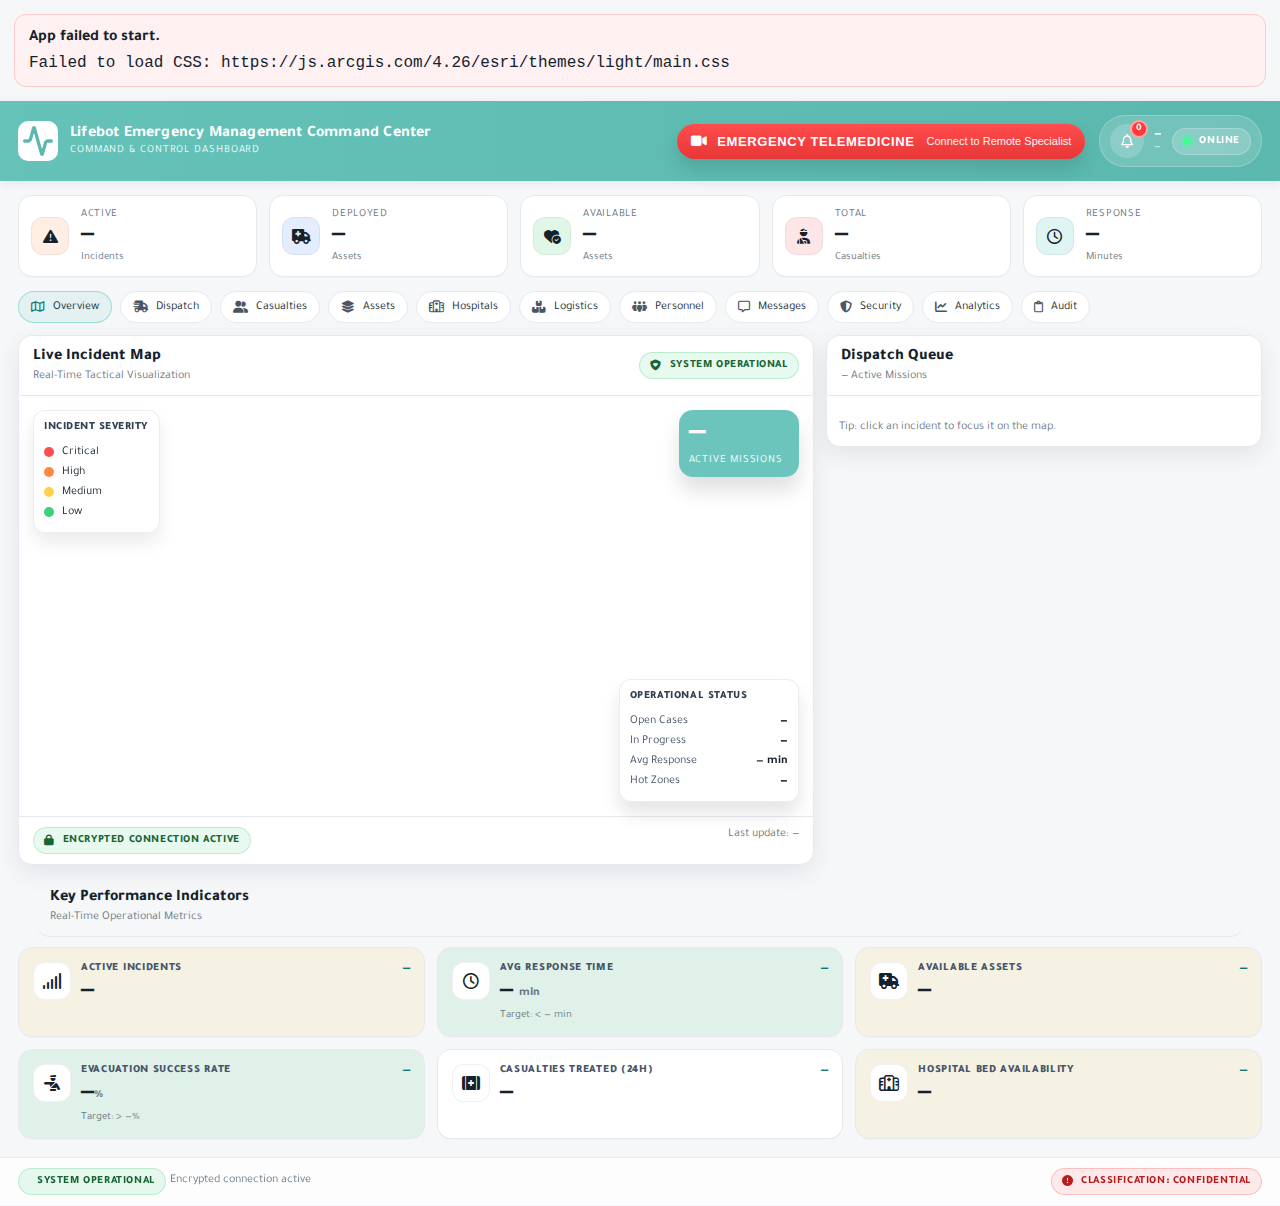
<file: index.html>
<!DOCTYPE html>
<html lang="en">
  <head>
    <meta charset="UTF-8" />
    <meta name="viewport" content="width=device-width, initial-scale=1.0" />
    <title>Document</title>
    <link rel="stylesheet" href="../style.css" />
  </head>
  <body>
    Life Bot

    <script>
      window.location.href = "./overview";
    </script>
  </body>
</html>
</file>
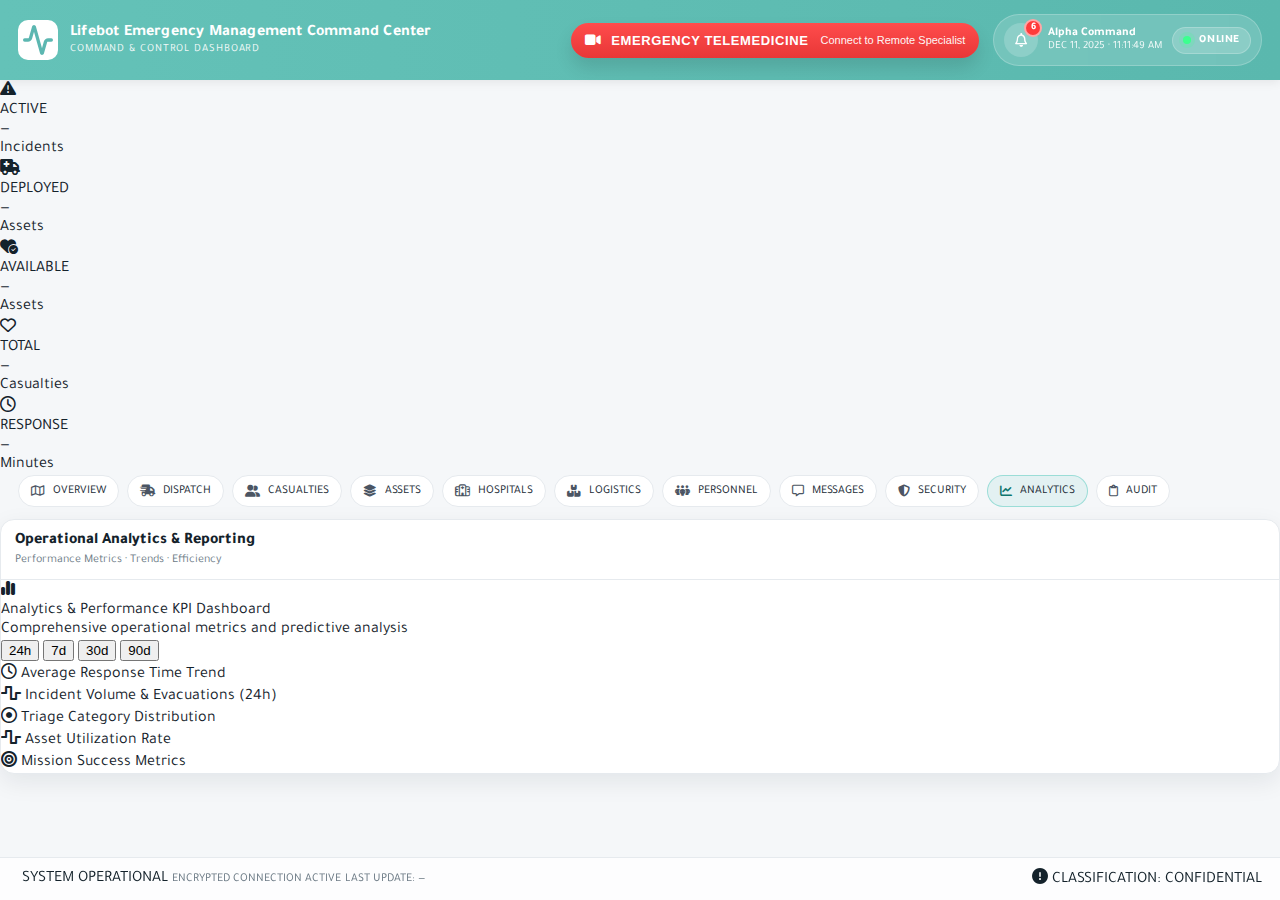
<file: analytics/index.html>
<!DOCTYPE html>
<html lang="en">
  <head>
    <meta charset="utf-8" />
    <meta name="viewport" content="width=device-width, initial-scale=1" />
    <title>Lifebot — Analytics</title>
    <link rel="stylesheet" href="./style.css" />
    <link rel="stylesheet" href="../style.css" />
  </head>

  <body>
    <div class="app">
      <!-- Top Bar -->
      <header class="topbar">
        <div class="brand">
          <div
            style="background-color: white"
            class="brand__logo"
            aria-hidden="true">
            <img src="../assets/images/Icon.svg" alt="" />
          </div>
          <div class="brand__text">
            <div class="brand__title">
              Lifebot Emergency Management Command Center
            </div>
            <div class="brand__subtitle">COMMAND &amp; CONTROL DASHBOARD</div>
          </div>
        </div>

        <div class="topbar__actions">
          <button class="btn btn--danger" id="btnTelemed" type="button">
            <i class="fa-solid fa-video"></i>
            <span class="btn__text">EMERGENCY TELEMEDICINE</span>
            <span class="btn__sub">Connect to Remote Specialist</span>
          </button>

          <div class="userchip">
            <div class="userchip__icon">
              <i class="fa-regular fa-bell"></i>
              <span class="userchip__badge" id="notifBadge">0</span>
            </div>
            <div class="userchip__meta">
              <div class="userchip__name" id="userName">—</div>
              <div class="userchip__time" id="headerTime">—</div>
            </div>
            <div class="statuspill">
              <span class="statusdot"></span>
              <span class="statuspill__text">ONLINE</span>
            </div>
          </div>
        </div>
      </header>

      <!-- Summary Cards -->
      <section class="summary" aria-label="Summary metrics">
        <div class="metric">
          <div class="metric__icon metric__icon--warn">
            <i class="fa-solid fa-triangle-exclamation"></i>
          </div>
          <div class="metric__body">
            <div class="metric__label">ACTIVE</div>
            <div class="metric__value" id="mActive">—</div>
            <div class="metric__hint">Incidents</div>
          </div>
        </div>

        <div class="metric">
          <div class="metric__icon metric__icon--blue">
            <i class="fa-solid fa-truck-medical"></i>
          </div>
          <div class="metric__body">
            <div class="metric__label">DEPLOYED</div>
            <div class="metric__value" id="mDeployed">—</div>
            <div class="metric__hint">Assets</div>
          </div>
        </div>

        <div class="metric">
          <div class="metric__icon metric__icon--ok">
            <i class="fa-solid fa-heart-circle-check"></i>
          </div>
          <div class="metric__body">
            <div class="metric__label">AVAILABLE</div>
            <div class="metric__value" id="mAvailable">—</div>
            <div class="metric__hint">Assets</div>
          </div>
        </div>

        <div class="metric">
          <div class="metric__icon metric__icon--red">
            <i class="fa-regular fa-heart"></i>
          </div>
          <div class="metric__body">
            <div class="metric__label">TOTAL</div>
            <div class="metric__value" id="mTotal">—</div>
            <div class="metric__hint">Casualties</div>
          </div>
        </div>

        <div class="metric">
          <div class="metric__icon metric__icon--teal">
            <i class="fa-regular fa-clock"></i>
          </div>
          <div class="metric__body">
            <div class="metric__label">RESPONSE</div>
            <div class="metric__value" id="mResponse">—</div>
            <div class="metric__hint">Minutes</div>
          </div>
        </div>
      </section>

      <!-- Tabs -->
      <nav class="tabs" aria-label="Dashboard tabs">
        <a class="tab" href="../overview/index.html"
          ><i class="fa-regular fa-map"></i><span>OVERVIEW</span></a
        >
        <a class="tab" href="../dispatch/index.html"
          ><i class="fa-solid fa-truck-fast"></i><span>DISPATCH</span></a
        >
        <a class="tab" href="../casualties/index.html"
          ><i class="fa-solid fa-user-group"></i><span>CASUALTIES</span></a
        >
        <a class="tab" href="../assets/index.html"
          ><i class="fa-solid fa-layer-group"></i><span>ASSETS</span></a
        >
        <a class="tab" href="../hospitals/index.html"
          ><i class="fa-regular fa-hospital"></i><span>HOSPITALS</span></a
        >
        <a class="tab" href="../logistics/index.html"
          ><i class="fa-solid fa-boxes-stacked"></i><span>LOGISTICS</span></a
        >
        <a class="tab" href="../personnel/index.html"
          ><i class="fa-solid fa-people-group"></i><span>PERSONNEL</span></a
        >
        <a class="tab" href="../messages/index.html"
          ><i class="fa-regular fa-message"></i><span>MESSAGES</span></a
        >
        <a class="tab" href="../security/index.html"
          ><i class="fa-solid fa-shield-halved"></i><span>SECURITY</span></a
        >
        <a class="tab is-active" href="../analytics/index.html"
          ><i class="fa-solid fa-chart-line"></i><span>ANALYTICS</span></a
        >
        <a class="tab" href="../audit/index.html"
          ><i class="fa-regular fa-clipboard"></i><span>AUDIT</span></a
        >
      </nav>

      <main class="main">
        <section class="panel">
          <div class="panel__head">
            <div>
              <div class="panel__title">
                <span class="headbar"></span>Operational Analytics &amp;
                Reporting
              </div>
              <div class="panel__sub">
                Performance Metrics · Trends · Efficiency
              </div>
            </div>
          </div>

          <div class="inner">
            <!-- Header Card -->
            <div class="card">
              <div class="cardHead cardHead--space">
                <div class="leftHead">
                  <div class="cardIcon">
                    <i class="fa-solid fa-chart-simple"></i>
                  </div>
                  <div>
                    <div class="cardTitle">
                      Analytics &amp; Performance KPI Dashboard
                    </div>
                    <div class="cardSub">
                      Comprehensive operational metrics and predictive analysis
                    </div>
                  </div>
                </div>

                <div class="range" id="rangeBtns">
                  <button class="rangeBtn" data-range="24h">24h</button>
                  <button class="rangeBtn is-active" data-range="7d">7d</button>
                  <button class="rangeBtn" data-range="30d">30d</button>
                  <button class="rangeBtn" data-range="90d">90d</button>
                </div>
              </div>

              <!-- KPI Mini cards -->
              <div class="kpiGrid" id="kpiGrid"></div>

              <!-- Charts row -->
              <div class="chartGrid">
                <div class="chartCard">
                  <div class="chartHead">
                    <div class="chartTitle">
                      <i class="fa-regular fa-clock"></i> Average Response Time
                      Trend
                    </div>
                  </div>
                  <div class="chart" id="chartResponseTrend"></div>
                </div>

                <div class="chartCard">
                  <div class="chartHead">
                    <div class="chartTitle">
                      <i class="fa-solid fa-wave-square"></i> Incident Volume
                      &amp; Evacuations (<span id="rangeTitle">24h</span>)
                    </div>
                  </div>
                  <div class="chart" id="chartIncidents"></div>
                </div>
              </div>

              <!-- Lower panels -->
              <div class="lowerGrid">
                <div class="lowerCard">
                  <div class="lowerHead">
                    <div class="lowerTitle">
                      <i class="fa-regular fa-circle-dot"></i> Triage Category
                      Distribution
                    </div>
                  </div>
                  <div class="triageList" id="triageList"></div>
                </div>

                <div class="lowerCard">
                  <div class="lowerHead">
                    <div class="lowerTitle">
                      <i class="fa-solid fa-wave-square"></i> Asset Utilization
                      Rate
                    </div>
                  </div>
                  <div class="utilList" id="utilList"></div>
                </div>
              </div>

              <!-- Mission success footer -->
              <div class="missionCard">
                <div class="missionHead">
                  <div class="missionTitle">
                    <i class="fa-solid fa-bullseye"></i> Mission Success Metrics
                  </div>
                </div>
                <div class="missionGrid" id="missionGrid"></div>
              </div>
            </div>
          </div>

          <div class="panel__pad"></div>
        </section>
      </main>

      <!-- Bottom Bar -->
      <footer class="bottombar">
        <div class="bottombar__left">
          <span class="pillSys pillSys--ok"
            ><i class="fa-solid fa-shield-check"></i> SYSTEM OPERATIONAL</span
          >
          <span class="muted">ENCRYPTED CONNECTION ACTIVE</span>
          <span class="muted" id="lastUpdate">LAST UPDATE: —</span>
        </div>

        <div class="bottombar__right">
          <span class="pillSys pillSys--danger"
            ><i class="fa-solid fa-circle-exclamation"></i> CLASSIFICATION:
            CONFIDENTIAL</span
          >
        </div>
      </footer>
    </div>

    <script src="./app.js"></script>
  </body>
</html>
</file>
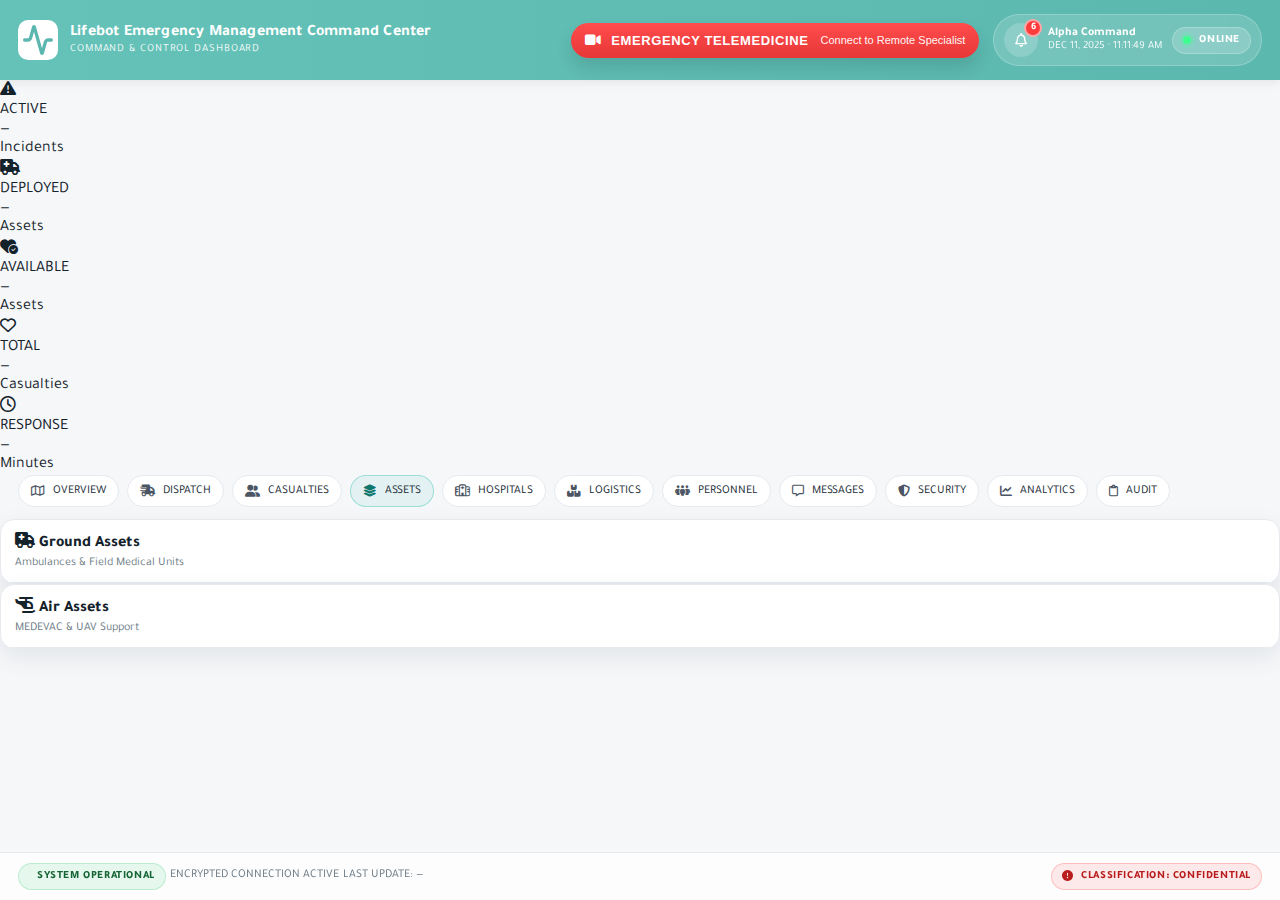
<file: assets/index.html>
<!DOCTYPE html>
<html lang="en">
  <head>
    <meta charset="utf-8" />
    <meta name="viewport" content="width=device-width, initial-scale=1" />
    <title>Lifebot — Assets</title>
    <link rel="stylesheet" href="./style.css" />
    <link rel="stylesheet" href="../style.css" />
  </head>

  <body>
    <div class="app">
      <!-- Top Bar -->
      <header class="topbar">
        <div class="brand">
          <div
            style="background-color: white"
            class="brand__logo"
            aria-hidden="true">
            <img src="../assets/images/Icon.svg" alt="" />
          </div>
          <div class="brand__text">
            <div class="brand__title">
              Lifebot Emergency Management Command Center
            </div>
            <div class="brand__subtitle">COMMAND &amp; CONTROL DASHBOARD</div>
          </div>
        </div>

        <div class="topbar__actions">
          <button class="btn btn--danger" id="btnTelemed" type="button">
            <i class="fa-solid fa-video"></i>
            <span class="btn__text">EMERGENCY TELEMEDICINE</span>
            <span class="btn__sub">Connect to Remote Specialist</span>
          </button>

          <div class="userchip">
            <div class="userchip__icon">
              <i class="fa-regular fa-bell"></i>
              <span class="userchip__badge" id="notifBadge">0</span>
            </div>
            <div class="userchip__meta">
              <div class="userchip__name" id="userName">—</div>
              <div class="userchip__time" id="headerTime">—</div>
            </div>
            <div class="statuspill">
              <span class="statusdot"></span>
              <span class="statuspill__text">ONLINE</span>
            </div>
          </div>
        </div>
      </header>

      <!-- Summary Cards -->
      <section class="summary" aria-label="Summary metrics">
        <div class="metric">
          <div class="metric__icon metric__icon--warn">
            <i class="fa-solid fa-triangle-exclamation"></i>
          </div>
          <div class="metric__body">
            <div class="metric__label">ACTIVE</div>
            <div class="metric__value" id="mActive">—</div>
            <div class="metric__hint">Incidents</div>
          </div>
        </div>

        <div class="metric">
          <div class="metric__icon metric__icon--blue">
            <i class="fa-solid fa-truck-medical"></i>
          </div>
          <div class="metric__body">
            <div class="metric__label">DEPLOYED</div>
            <div class="metric__value" id="mDeployed">—</div>
            <div class="metric__hint">Assets</div>
          </div>
        </div>

        <div class="metric">
          <div class="metric__icon metric__icon--ok">
            <i class="fa-solid fa-heart-circle-check"></i>
          </div>
          <div class="metric__body">
            <div class="metric__label">AVAILABLE</div>
            <div class="metric__value" id="mAvailable">—</div>
            <div class="metric__hint">Assets</div>
          </div>
        </div>

        <div class="metric">
          <div class="metric__icon metric__icon--red">
            <i class="fa-regular fa-heart"></i>
          </div>
          <div class="metric__body">
            <div class="metric__label">TOTAL</div>
            <div class="metric__value" id="mTotal">—</div>
            <div class="metric__hint">Casualties</div>
          </div>
        </div>

        <div class="metric">
          <div class="metric__icon metric__icon--teal">
            <i class="fa-regular fa-clock"></i>
          </div>
          <div class="metric__body">
            <div class="metric__label">RESPONSE</div>
            <div class="metric__value" id="mResponse">—</div>
            <div class="metric__hint">Minutes</div>
          </div>
        </div>
      </section>

      <!-- Tabs -->
      <nav class="tabs" aria-label="Dashboard tabs">
        <a class="tab" href="../overview/index.html"
          ><i class="fa-regular fa-map"></i><span>OVERVIEW</span></a
        >
        <a class="tab" href="../dispatch/index.html"
          ><i class="fa-solid fa-truck-fast"></i><span>DISPATCH</span></a
        >
        <a class="tab" href="../casualties/index.html"
          ><i class="fa-solid fa-user-group"></i><span>CASUALTIES</span></a
        >
        <a class="tab is-active" href="../assets/index.html"
          ><i class="fa-solid fa-layer-group"></i><span>ASSETS</span></a
        >
        <a class="tab" href="../hospitals/index.html"
          ><i class="fa-regular fa-hospital"></i><span>HOSPITALS</span></a
        >
        <a class="tab" href="../logistics/index.html"
          ><i class="fa-solid fa-boxes-stacked"></i><span>LOGISTICS</span></a
        >
        <a class="tab" href="../personnel/index.html"
          ><i class="fa-solid fa-people-group"></i><span>PERSONNEL</span></a
        >
        <a class="tab" href="../messages/index.html"
          ><i class="fa-regular fa-message"></i><span>MESSAGES</span></a
        >
        <a class="tab" href="../security/index.html"
          ><i class="fa-solid fa-shield-halved"></i><span>SECURITY</span></a
        >
        <a class="tab" href="../analytics/index.html"
          ><i class="fa-solid fa-chart-line"></i><span>ANALYTICS</span></a
        >
        <a class="tab" href="../audit/index.html"
          ><i class="fa-regular fa-clipboard"></i><span>AUDIT</span></a
        >
      </nav>

      <!-- Main -->
      <main class="grid">
        <!-- Ground Assets -->
        <section class="panel">
          <div class="panel__head">
            <div>
              <div class="panel__title">
                <span class="headbar"></span
                ><i class="fa-solid fa-truck-medical"></i> Ground Assets
              </div>
              <div class="panel__sub">Ambulances &amp; Field Medical Units</div>
            </div>
          </div>
          <div class="panel__body scroll" id="groundList" role="list"></div>
        </section>

        <!-- Air Assets -->
        <section class="panel">
          <div class="panel__head">
            <div>
              <div class="panel__title">
                <span class="headbar"></span
                ><i class="fa-solid fa-helicopter"></i> Air Assets
              </div>
              <div class="panel__sub">MEDEVAC &amp; UAV Support</div>
            </div>
          </div>
          <div class="panel__body scroll" id="airList" role="list"></div>
        </section>
      </main>

      <!-- Bottom Bar -->
      <footer class="bottombar">
        <div class="bottombar__left">
          <span class="pill pill--ok"
            ><i class="fa-solid fa-shield-check"></i> SYSTEM OPERATIONAL</span
          >
          <span class="muted">ENCRYPTED CONNECTION ACTIVE</span>
          <span class="muted" id="lastUpdate">LAST UPDATE: —</span>
        </div>

        <div class="bottombar__right">
          <span class="pill pill--danger"
            ><i class="fa-solid fa-circle-exclamation"></i> CLASSIFICATION:
            CONFIDENTIAL</span
          >
        </div>
      </footer>
    </div>

    <script src="./app.js"></script>
  </body>
</html>
</file>
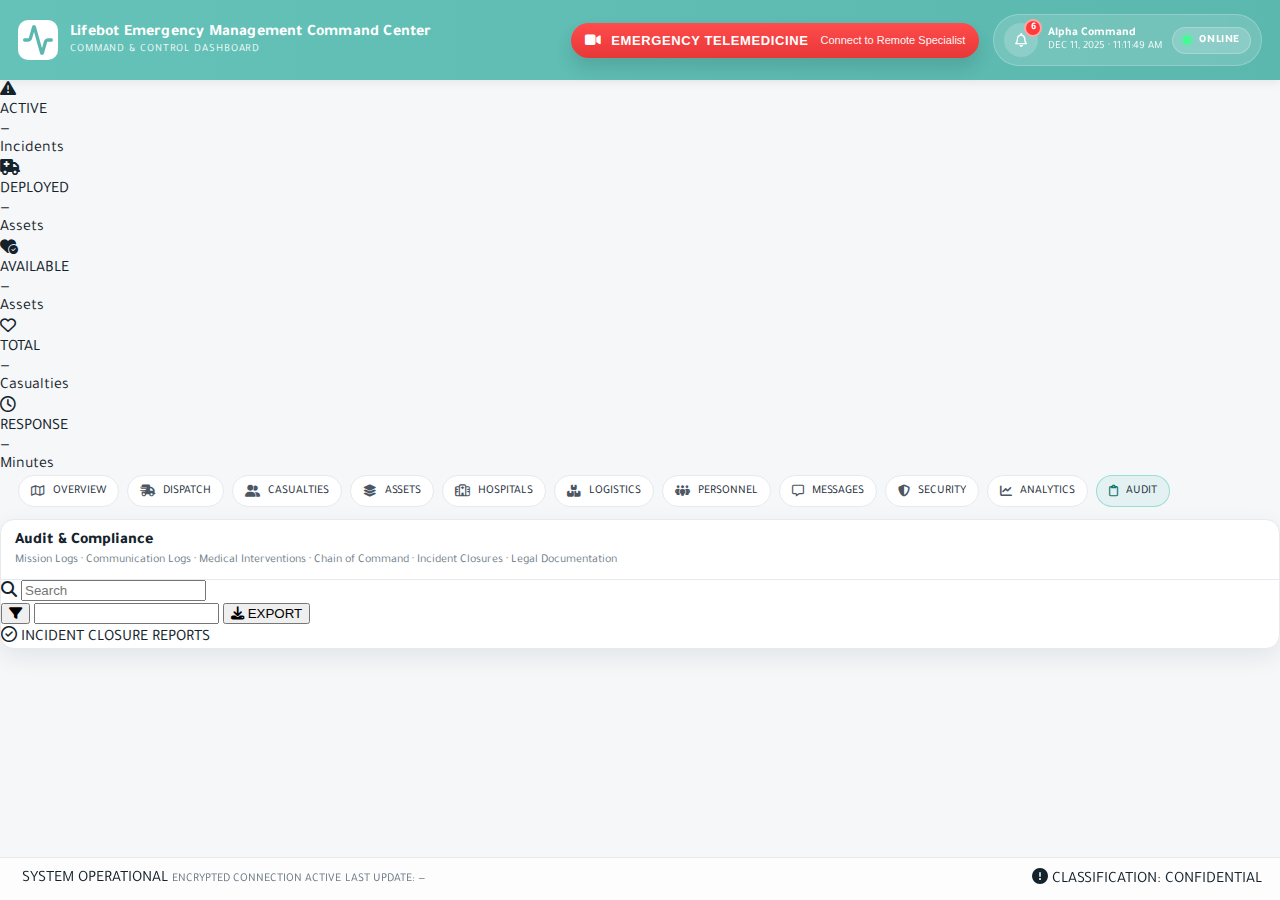
<file: audit/index.html>
<!DOCTYPE html>
<html lang="en">
  <head>
    <meta charset="utf-8" />
    <meta name="viewport" content="width=device-width, initial-scale=1" />
    <title>Lifebot — Audit</title>
    <link rel="stylesheet" href="./style.css" />
    <link rel="stylesheet" href="../style.css" />
  </head>

  <body>
    <div class="app">
      <!-- Top Bar -->
      <header class="topbar">
        <div class="brand">
          <div
            style="background-color: white"
            class="brand__logo"
            aria-hidden="true">
            <img src="../assets/images/Icon.svg" alt="" />
          </div>
          <div class="brand__text">
            <div class="brand__title">
              Lifebot Emergency Management Command Center
            </div>
            <div class="brand__subtitle">COMMAND &amp; CONTROL DASHBOARD</div>
          </div>
        </div>

        <div class="topbar__actions">
          <button class="btn btn--danger" id="btnTelemed" type="button">
            <i class="fa-solid fa-video"></i>
            <span class="btn__text">EMERGENCY TELEMEDICINE</span>
            <span class="btn__sub">Connect to Remote Specialist</span>
          </button>

          <div class="userchip">
            <div class="userchip__icon">
              <i class="fa-regular fa-bell"></i>
              <span class="userchip__badge" id="notifBadge">0</span>
            </div>
            <div class="userchip__meta">
              <div class="userchip__name" id="userName">—</div>
              <div class="userchip__time" id="headerTime">—</div>
            </div>
            <div class="statuspill">
              <span class="statusdot"></span>
              <span class="statuspill__text">ONLINE</span>
            </div>
          </div>
        </div>
      </header>

      <!-- Summary Cards -->
      <section class="summary" aria-label="Summary metrics">
        <div class="metric">
          <div class="metric__icon metric__icon--warn">
            <i class="fa-solid fa-triangle-exclamation"></i>
          </div>
          <div class="metric__body">
            <div class="metric__label">ACTIVE</div>
            <div class="metric__value" id="mActive">—</div>
            <div class="metric__hint">Incidents</div>
          </div>
        </div>

        <div class="metric">
          <div class="metric__icon metric__icon--blue">
            <i class="fa-solid fa-truck-medical"></i>
          </div>
          <div class="metric__body">
            <div class="metric__label">DEPLOYED</div>
            <div class="metric__value" id="mDeployed">—</div>
            <div class="metric__hint">Assets</div>
          </div>
        </div>

        <div class="metric">
          <div class="metric__icon metric__icon--ok">
            <i class="fa-solid fa-heart-circle-check"></i>
          </div>
          <div class="metric__body">
            <div class="metric__label">AVAILABLE</div>
            <div class="metric__value" id="mAvailable">—</div>
            <div class="metric__hint">Assets</div>
          </div>
        </div>

        <div class="metric">
          <div class="metric__icon metric__icon--red">
            <i class="fa-regular fa-heart"></i>
          </div>
          <div class="metric__body">
            <div class="metric__label">TOTAL</div>
            <div class="metric__value" id="mTotal">—</div>
            <div class="metric__hint">Casualties</div>
          </div>
        </div>

        <div class="metric">
          <div class="metric__icon metric__icon--teal">
            <i class="fa-regular fa-clock"></i>
          </div>
          <div class="metric__body">
            <div class="metric__label">RESPONSE</div>
            <div class="metric__value" id="mResponse">—</div>
            <div class="metric__hint">Minutes</div>
          </div>
        </div>
      </section>

      <!-- Tabs -->
      <nav class="tabs" aria-label="Dashboard tabs">
        <a class="tab" href="../overview/index.html"
          ><i class="fa-regular fa-map"></i><span>OVERVIEW</span></a
        >
        <a class="tab" href="../dispatch/index.html"
          ><i class="fa-solid fa-truck-fast"></i><span>DISPATCH</span></a
        >
        <a class="tab" href="../casualties/index.html"
          ><i class="fa-solid fa-user-group"></i><span>CASUALTIES</span></a
        >
        <a class="tab" href="../assets/index.html"
          ><i class="fa-solid fa-layer-group"></i><span>ASSETS</span></a
        >
        <a class="tab" href="../hospitals/index.html"
          ><i class="fa-regular fa-hospital"></i><span>HOSPITALS</span></a
        >
        <a class="tab" href="../logistics/index.html"
          ><i class="fa-solid fa-boxes-stacked"></i><span>LOGISTICS</span></a
        >
        <a class="tab" href="../personnel/index.html"
          ><i class="fa-solid fa-people-group"></i><span>PERSONNEL</span></a
        >
        <a class="tab" href="../messages/index.html"
          ><i class="fa-regular fa-message"></i><span>MESSAGES</span></a
        >
        <a class="tab" href="../security/index.html"
          ><i class="fa-solid fa-shield-halved"></i><span>SECURITY</span></a
        >
        <a class="tab" href="../analytics/index.html"
          ><i class="fa-solid fa-chart-line"></i><span>ANALYTICS</span></a
        >
        <a class="tab is-active" href="../audit/index.html"
          ><i class="fa-regular fa-clipboard"></i><span>AUDIT</span></a
        >
      </nav>

      <main class="main">
        <section class="panel">
          <div class="panel__head">
            <div>
              <div class="panel__title">
                <span class="headbar"></span>Audit &amp; Compliance
              </div>
              <div class="panel__sub">
                Mission Logs · Communication Logs · Medical Interventions ·
                Chain of Command · Incident Closures · Legal Documentation
              </div>
            </div>
          </div>

          <div class="inner">
            <div class="card">
              <!-- Search Row -->
              <div class="searchRow">
                <div class="searchBox">
                  <i class="fa-solid fa-magnifying-glass"></i>
                  <input id="searchInput" type="text" placeholder="Search" />
                </div>

                <button
                  class="iconBtn"
                  id="btnFilter"
                  type="button"
                  title="Filter">
                  <i class="fa-solid fa-filter"></i>
                </button>

                <input
                  class="miniInput"
                  id="miniInput"
                  type="text"
                  placeholder="" />

                <button class="btnExport" id="btnExport" type="button">
                  <i class="fa-solid fa-download"></i>
                  EXPORT
                </button>
              </div>

              <!-- Category Tabs -->
              <div class="catTabs" id="catTabs"></div>

              <!-- Section title -->
              <div class="sectionTitle">
                <i class="fa-regular fa-circle-check"></i>
                <span>INCIDENT CLOSURE REPORTS</span>
              </div>

              <!-- List -->
              <div class="list" id="reportList"></div>
            </div>
          </div>

          <div class="panel__pad"></div>
        </section>
      </main>

      <!-- Bottom Bar -->
      <footer class="bottombar">
        <div class="bottombar__left">
          <span class="pillSys pillSys--ok"
            ><i class="fa-solid fa-shield-check"></i> SYSTEM OPERATIONAL</span
          >
          <span class="muted">ENCRYPTED CONNECTION ACTIVE</span>
          <span class="muted" id="lastUpdate">LAST UPDATE: —</span>
        </div>

        <div class="bottombar__right">
          <span class="pillSys pillSys--danger"
            ><i class="fa-solid fa-circle-exclamation"></i> CLASSIFICATION:
            CONFIDENTIAL</span
          >
        </div>
      </footer>
    </div>

    <script src="./app.js"></script>
  </body>
</html>
</file>
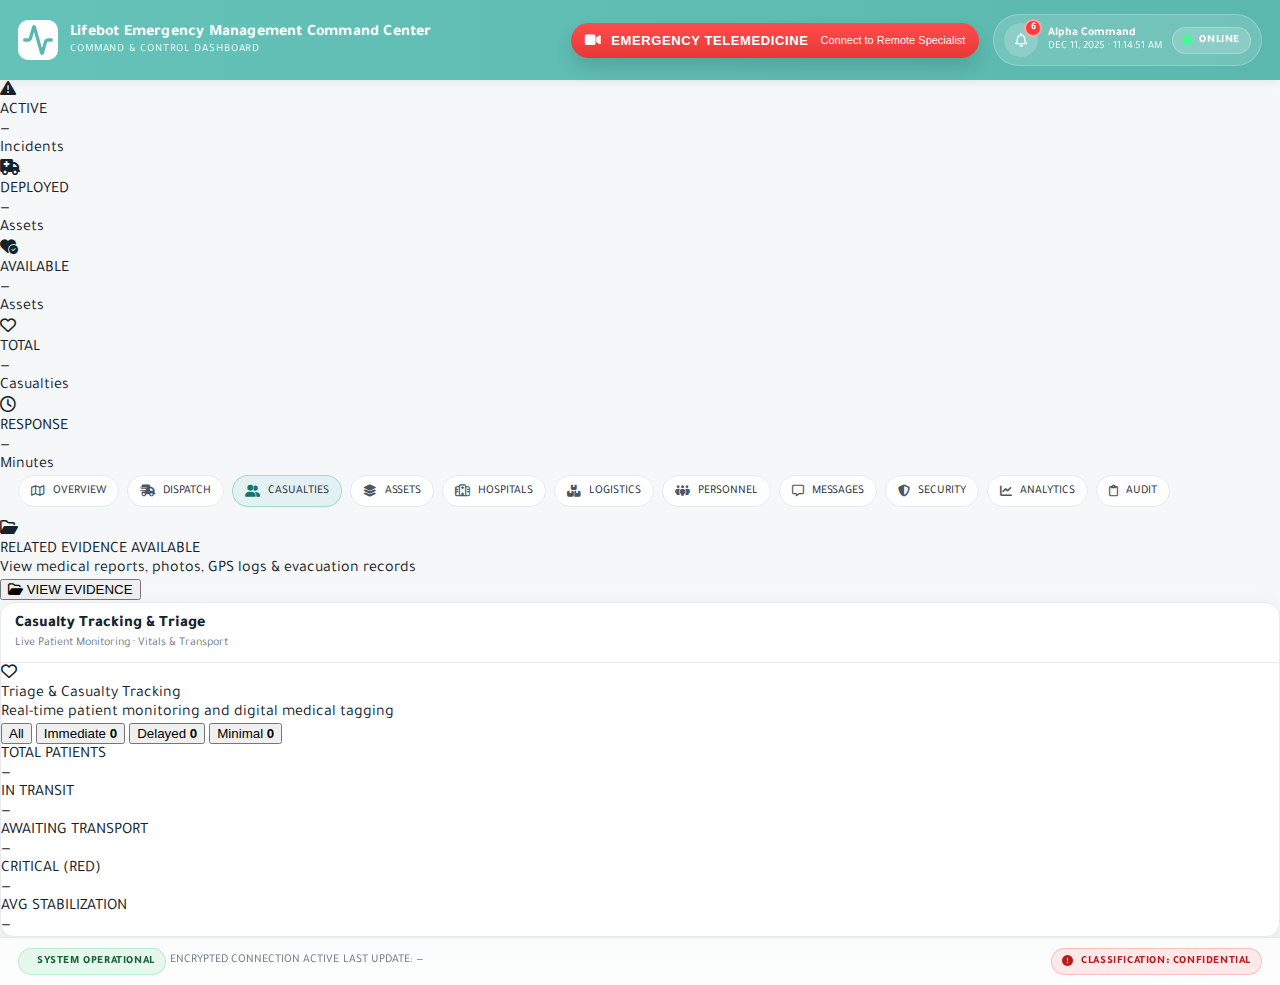
<file: casualties/index.html>
<!DOCTYPE html>
<html lang="en">
  <head>
    <meta charset="utf-8" />
    <meta name="viewport" content="width=device-width, initial-scale=1" />
    <title>Lifebot — Casualties</title>
    <link rel="stylesheet" href="./style.css" />
    <link rel="stylesheet" href="../style.css" />
  </head>

  <body>
    <div class="app">
      <!-- Top Bar -->
      <header class="topbar">
        <div class="brand">
          <div
            style="background-color: white"
            class="brand__logo"
            aria-hidden="true">
            <img src="../assets/images/Icon.svg" alt="" />
          </div>
          <div class="brand__text">
            <div class="brand__title">
              Lifebot Emergency Management Command Center
            </div>
            <div class="brand__subtitle">COMMAND &amp; CONTROL DASHBOARD</div>
          </div>
        </div>

        <div class="topbar__actions">
          <button class="btn btn--danger" id="btnTelemed" type="button">
            <i class="fa-solid fa-video"></i>
            <span class="btn__text">EMERGENCY TELEMEDICINE</span>
            <span class="btn__sub">Connect to Remote Specialist</span>
          </button>

          <div class="userchip">
            <div class="userchip__icon">
              <i class="fa-regular fa-bell"></i>
              <span class="userchip__badge" id="notifBadge">0</span>
            </div>
            <div class="userchip__meta">
              <div class="userchip__name" id="userName">—</div>
              <div class="userchip__time" id="headerTime">—</div>
            </div>
            <div class="statuspill">
              <span class="statusdot"></span>
              <span class="statuspill__text">ONLINE</span>
            </div>
          </div>
        </div>
      </header>

      <!-- Summary Cards -->
      <section class="summary" aria-label="Summary metrics">
        <div class="metric">
          <div class="metric__icon metric__icon--warn">
            <i class="fa-solid fa-triangle-exclamation"></i>
          </div>
          <div class="metric__body">
            <div class="metric__label">ACTIVE</div>
            <div class="metric__value" id="mActive">—</div>
            <div class="metric__hint">Incidents</div>
          </div>
        </div>

        <div class="metric">
          <div class="metric__icon metric__icon--blue">
            <i class="fa-solid fa-truck-medical"></i>
          </div>
          <div class="metric__body">
            <div class="metric__label">DEPLOYED</div>
            <div class="metric__value" id="mDeployed">—</div>
            <div class="metric__hint">Assets</div>
          </div>
        </div>

        <div class="metric">
          <div class="metric__icon metric__icon--ok">
            <i class="fa-solid fa-heart-circle-check"></i>
          </div>
          <div class="metric__body">
            <div class="metric__label">AVAILABLE</div>
            <div class="metric__value" id="mAvailable">—</div>
            <div class="metric__hint">Assets</div>
          </div>
        </div>

        <div class="metric">
          <div class="metric__icon metric__icon--red">
            <i class="fa-regular fa-heart"></i>
          </div>
          <div class="metric__body">
            <div class="metric__label">TOTAL</div>
            <div class="metric__value" id="mTotal">—</div>
            <div class="metric__hint">Casualties</div>
          </div>
        </div>

        <div class="metric">
          <div class="metric__icon metric__icon--teal">
            <i class="fa-regular fa-clock"></i>
          </div>
          <div class="metric__body">
            <div class="metric__label">RESPONSE</div>
            <div class="metric__value" id="mResponse">—</div>
            <div class="metric__hint">Minutes</div>
          </div>
        </div>
      </section>

      <!-- Tabs -->
      <nav class="tabs" aria-label="Dashboard tabs">
        <a class="tab" href="../overview/index.html"
          ><i class="fa-regular fa-map"></i><span>OVERVIEW</span></a
        >
        <a class="tab" href="../dispatch/index.html"
          ><i class="fa-solid fa-truck-fast"></i><span>DISPATCH</span></a
        >
        <a class="tab is-active" href="../casualties/index.html"
          ><i class="fa-solid fa-user-group"></i><span>CASUALTIES</span></a
        >
        <a class="tab" href="../assets/index.html"
          ><i class="fa-solid fa-layer-group"></i><span>ASSETS</span></a
        >
        <a class="tab" href="../hospitals/index.html"
          ><i class="fa-regular fa-hospital"></i><span>HOSPITALS</span></a
        >
        <a class="tab" href="../logistics/index.html"
          ><i class="fa-solid fa-boxes-stacked"></i><span>LOGISTICS</span></a
        >
        <a class="tab" href="../personnel/index.html"
          ><i class="fa-solid fa-people-group"></i><span>PERSONNEL</span></a
        >
        <a class="tab" href="../messages/index.html"
          ><i class="fa-regular fa-message"></i><span>MESSAGES</span></a
        >
        <a class="tab" href="../security/index.html"
          ><i class="fa-solid fa-shield-halved"></i><span>SECURITY</span></a
        >
        <a class="tab" href="../analytics/index.html"
          ><i class="fa-solid fa-chart-line"></i><span>ANALYTICS</span></a
        >
        <a class="tab" href="../audit/index.html"
          ><i class="fa-regular fa-clipboard"></i><span>AUDIT</span></a
        >
      </nav>

      <!-- Evidence Banner -->
      <section class="evidence">
        <div class="evidence__left">
          <div class="evidence__icon">
            <i class="fa-regular fa-folder-open"></i>
          </div>
          <div>
            <div class="evidence__title">RELATED EVIDENCE AVAILABLE</div>
            <div class="evidence__sub">
              View medical reports, photos, GPS logs &amp; evacuation records
            </div>
          </div>
        </div>

        <button class="evidence__btn" id="btnEvidence" type="button">
          <i class="fa-regular fa-folder-open"></i>
          <span>VIEW EVIDENCE</span>
        </button>
      </section>

      <!-- Main Panel -->
      <main class="main">
        <section class="panel">
          <div class="panel__head">
            <div>
              <div class="panel__title">
                <span class="headbar"></span>Casualty Tracking &amp; Triage
              </div>
              <div class="panel__sub">
                Live Patient Monitoring · Vitals &amp; Transport
              </div>
            </div>
          </div>

          <!-- Inner card: Triage summary -->
          <div class="triageCard">
            <div class="triageTop">
              <div class="triageTop__left">
                <div class="triageIcon">
                  <i class="fa-regular fa-heart"></i>
                </div>
                <div>
                  <div class="triageTitle">Triage &amp; Casualty Tracking</div>
                  <div class="triageSub">
                    Real-time patient monitoring and digital medical tagging
                  </div>
                </div>
              </div>

              <div class="triageTop__right" aria-label="Triage filters">
                <button class="filter is-active" data-filter="all">
                  <span>All</span>
                </button>
                <button class="filter filter--red" data-filter="immediate">
                  Immediate <b id="cImmediate">0</b>
                </button>
                <button class="filter filter--yel" data-filter="delayed">
                  Delayed <b id="cDelayed">0</b>
                </button>
                <button class="filter filter--grn" data-filter="minimal">
                  Minimal <b id="cMinimal">0</b>
                </button>
              </div>
            </div>

            <div class="triageStats" aria-label="Triage stats">
              <div class="stat">
                <div class="stat__label">TOTAL PATIENTS</div>
                <div class="stat__value" id="sTotal">—</div>
              </div>
              <div class="stat">
                <div class="stat__label">IN TRANSIT</div>
                <div class="stat__value stat__value--blue" id="sTransit">—</div>
              </div>
              <div class="stat">
                <div class="stat__label">AWAITING TRANSPORT</div>
                <div class="stat__value stat__value--orange" id="sAwaiting">
                  —
                </div>
              </div>
              <div class="stat">
                <div class="stat__label">CRITICAL (RED)</div>
                <div class="stat__value stat__value--red" id="sCritical">—</div>
              </div>
              <div class="stat">
                <div class="stat__label">AVG STABILIZATION</div>
                <div class="stat__value stat__value--teal" id="sAvgStab">—</div>
              </div>
            </div>
          </div>

          <!-- Patient list -->
          <div class="patientList" id="patientList" role="list"></div>

          <div class="panel__pad"></div>
        </section>
      </main>

      <!-- Bottom Bar -->
      <footer class="bottombar">
        <div class="bottombar__left">
          <span class="pill pill--ok"
            ><i class="fa-solid fa-shield-check"></i> SYSTEM OPERATIONAL</span
          >
          <span class="muted">ENCRYPTED CONNECTION ACTIVE</span>
          <span class="muted" id="lastUpdate">LAST UPDATE: —</span>
        </div>

        <div class="bottombar__right">
          <span class="pill pill--danger"
            ><i class="fa-solid fa-circle-exclamation"></i> CLASSIFICATION:
            CONFIDENTIAL</span
          >
        </div>
      </footer>
    </div>

    <script src="./app.js"></script>
  </body>
</html>
</file>
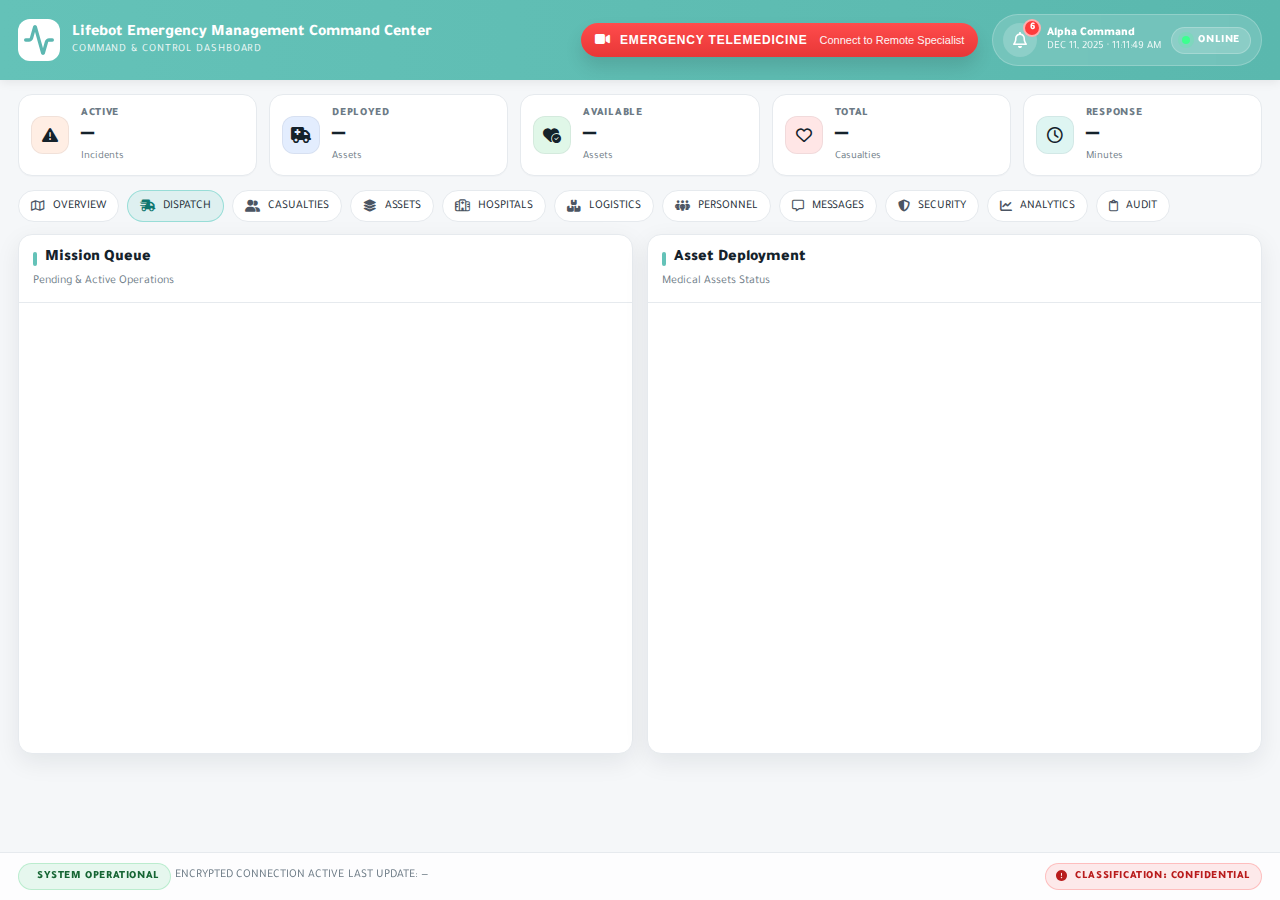
<file: dispatch/index.html>
<!DOCTYPE html>
<html lang="en">
  <head>
    <meta charset="utf-8" />
    <meta name="viewport" content="width=device-width, initial-scale=1" />
    <title>Lifebot — Dispatch</title>
    <link rel="stylesheet" href="./style.css" />
    <link rel="stylesheet" href="../style.css" />
  </head>

  <body>
    <div class="app">
      <!-- Top Bar -->
      <header class="topbar">
        <div class="brand">
          <div
            style="background-color: white"
            class="brand__logo"
            aria-hidden="true">
            <img src="../assets/images/Icon.svg" alt="" />
          </div>
          <div class="brand__text">
            <div class="brand__title">
              Lifebot Emergency Management Command Center
            </div>
            <div class="brand__subtitle">COMMAND &amp; CONTROL DASHBOARD</div>
          </div>
        </div>

        <div class="topbar__actions">
          <button class="btn btn--danger" id="btnTelemed" type="button">
            <i class="fa-solid fa-video"></i>
            <span class="btn__text">EMERGENCY TELEMEDICINE</span>
            <span class="btn__sub">Connect to Remote Specialist</span>
          </button>

          <div class="userchip">
            <div class="userchip__icon">
              <i class="fa-regular fa-bell"></i>
              <span class="userchip__badge" id="notifBadge">0</span>
            </div>
            <div class="userchip__meta">
              <div class="userchip__name" id="userName">—</div>
              <div class="userchip__time" id="headerTime">—</div>
            </div>
            <div class="statuspill">
              <span class="statusdot"></span>
              <span class="statuspill__text">ONLINE</span>
            </div>
          </div>
        </div>
      </header>

      <!-- Summary Cards -->
      <section class="summary" aria-label="Summary metrics">
        <div class="metric">
          <div class="metric__icon metric__icon--warn">
            <i class="fa-solid fa-triangle-exclamation"></i>
          </div>
          <div class="metric__body">
            <div class="metric__label">ACTIVE</div>
            <div class="metric__value" id="mActive">—</div>
            <div class="metric__hint">Incidents</div>
          </div>
        </div>

        <div class="metric">
          <div class="metric__icon metric__icon--blue">
            <i class="fa-solid fa-truck-medical"></i>
          </div>
          <div class="metric__body">
            <div class="metric__label">DEPLOYED</div>
            <div class="metric__value" id="mDeployed">—</div>
            <div class="metric__hint">Assets</div>
          </div>
        </div>

        <div class="metric">
          <div class="metric__icon metric__icon--ok">
            <i class="fa-solid fa-heart-circle-check"></i>
          </div>
          <div class="metric__body">
            <div class="metric__label">AVAILABLE</div>
            <div class="metric__value" id="mAvailable">—</div>
            <div class="metric__hint">Assets</div>
          </div>
        </div>

        <div class="metric">
          <div class="metric__icon metric__icon--red">
            <i class="fa-regular fa-heart"></i>
          </div>
          <div class="metric__body">
            <div class="metric__label">TOTAL</div>
            <div class="metric__value" id="mTotal">—</div>
            <div class="metric__hint">Casualties</div>
          </div>
        </div>

        <div class="metric">
          <div class="metric__icon metric__icon--teal">
            <i class="fa-regular fa-clock"></i>
          </div>
          <div class="metric__body">
            <div class="metric__label">RESPONSE</div>
            <div class="metric__value" id="mResponse">—</div>
            <div class="metric__hint">Minutes</div>
          </div>
        </div>
      </section>

      <!-- Tabs -->
      <nav class="tabs" aria-label="Dashboard tabs">
        <a class="tab" href="../overview/index.html"
          ><i class="fa-regular fa-map"></i><span>OVERVIEW</span></a
        >
        <a class="tab is-active" href="../dispatch/index.html"
          ><i class="fa-solid fa-truck-fast"></i><span>DISPATCH</span></a
        >
        <a class="tab" href="../casualties/index.html"
          ><i class="fa-solid fa-user-group"></i><span>CASUALTIES</span></a
        >
        <a class="tab" href="../assets/index.html"
          ><i class="fa-solid fa-layer-group"></i><span>ASSETS</span></a
        >
        <a class="tab" href="../hospitals/index.html"
          ><i class="fa-regular fa-hospital"></i><span>HOSPITALS</span></a
        >
        <a class="tab" href="../logistics/index.html"
          ><i class="fa-solid fa-boxes-stacked"></i><span>LOGISTICS</span></a
        >
        <a class="tab" href="../personnel/index.html"
          ><i class="fa-solid fa-people-group"></i><span>PERSONNEL</span></a
        >
        <a class="tab" href="../messages/index.html"
          ><i class="fa-regular fa-message"></i><span>MESSAGES</span></a
        >
        <a class="tab" href="../security/index.html"
          ><i class="fa-solid fa-shield-halved"></i><span>SECURITY</span></a
        >
        <a class="tab" href="../analytics/index.html"
          ><i class="fa-solid fa-chart-line"></i><span>ANALYTICS</span></a
        >
        <a class="tab" href="../audit/index.html"
          ><i class="fa-regular fa-clipboard"></i><span>AUDIT</span></a
        >
      </nav>

      <!-- Main -->
      <main class="grid">
        <!-- Left: Mission Queue -->
        <section class="panel">
          <div class="panel__head">
            <div>
              <div class="panel__title">
                <span class="headbar"></span>Mission Queue
              </div>
              <div class="panel__sub">Pending &amp; Active Operations</div>
            </div>
          </div>

          <div class="panel__body scroll" id="missionList" role="list"></div>
        </section>

        <!-- Right: Asset Deployment -->
        <section class="panel">
          <div class="panel__head">
            <div>
              <div class="panel__title">
                <span class="headbar"></span>Asset Deployment
              </div>
              <div class="panel__sub">Medical Assets Status</div>
            </div>
          </div>

          <div class="panel__body scroll" id="assetList" role="list"></div>
        </section>
      </main>

      <!-- Bottom Bar -->
      <footer class="bottombar">
        <div class="bottombar__left">
          <span class="pill pill--ok"
            ><i class="fa-solid fa-shield-check"></i> SYSTEM OPERATIONAL</span
          >
          <span class="muted">ENCRYPTED CONNECTION ACTIVE</span>
          <span class="muted" id="lastUpdate">LAST UPDATE: —</span>
        </div>

        <div class="bottombar__right">
          <span class="pill pill--danger"
            ><i class="fa-solid fa-circle-exclamation"></i> CLASSIFICATION:
            CONFIDENTIAL</span
          >
        </div>
      </footer>
    </div>

    <script src="./app.js"></script>
  </body>
</html>
</file>
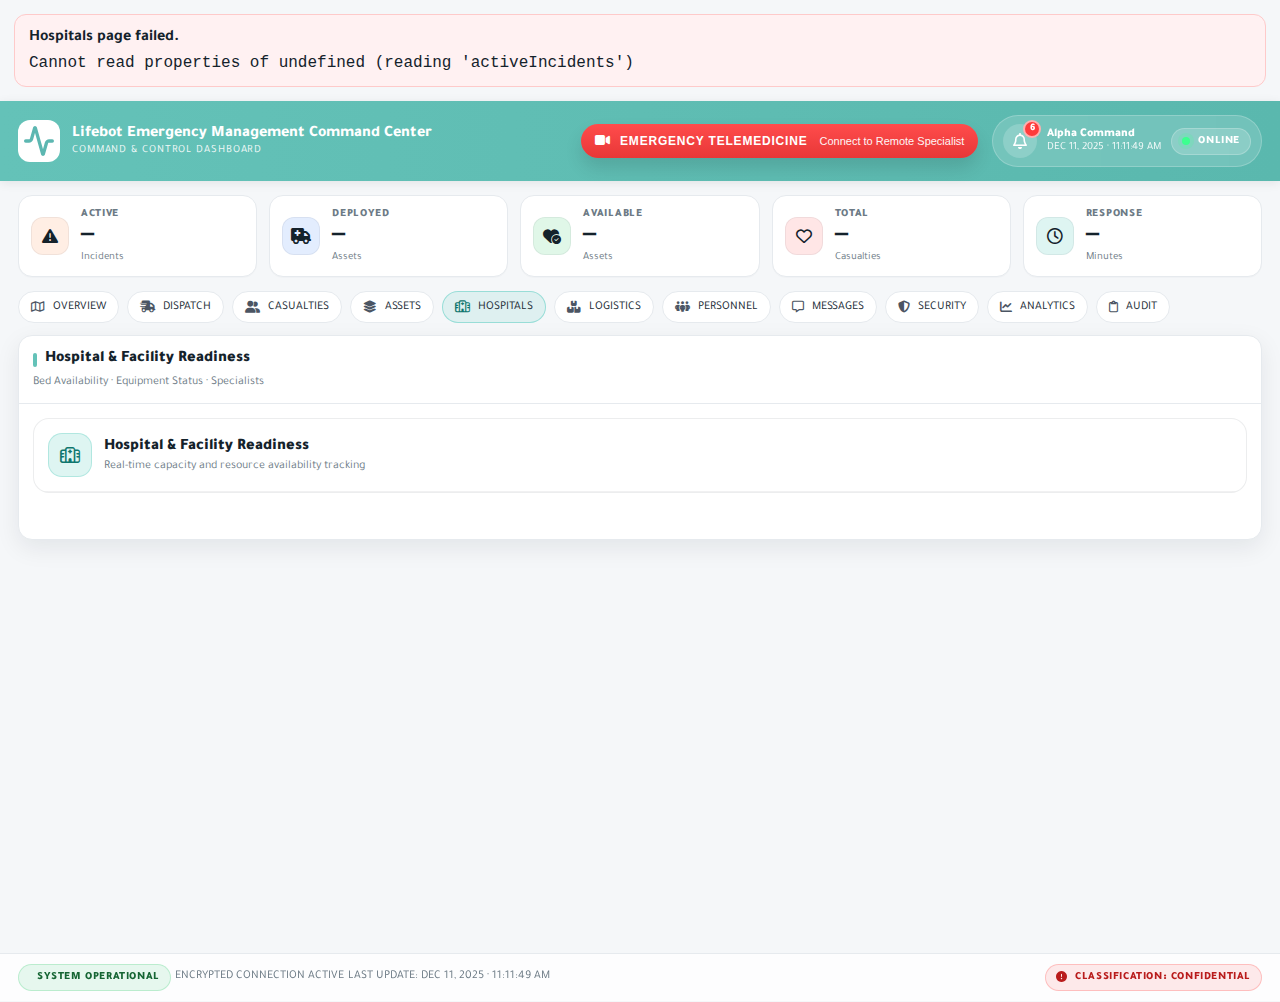
<file: hospitals/index.html>
<!DOCTYPE html>
<html lang="en">
  <head>
    <meta charset="utf-8" />
    <meta name="viewport" content="width=device-width, initial-scale=1" />
    <title>Lifebot — Hospitals</title>
    <link rel="stylesheet" href="./style.css" />
    <link rel="stylesheet" href="../style.css" />
  </head>

  <body>
    <div class="app">
      <!-- Top Bar -->
      <header class="topbar">
        <div class="brand">
          <div
            style="background-color: white"
            class="brand__logo"
            aria-hidden="true">
            <img src="../assets/images/Icon.svg" alt="" />
          </div>
          <div class="brand__text">
            <div class="brand__title">
              Lifebot Emergency Management Command Center
            </div>
            <div class="brand__subtitle">COMMAND &amp; CONTROL DASHBOARD</div>
          </div>
        </div>

        <div class="topbar__actions">
          <button class="btn btn--danger" id="btnTelemed" type="button">
            <i class="fa-solid fa-video"></i>
            <span class="btn__text">EMERGENCY TELEMEDICINE</span>
            <span class="btn__sub">Connect to Remote Specialist</span>
          </button>

          <div class="userchip">
            <div class="userchip__icon">
              <i class="fa-regular fa-bell"></i>
              <span class="userchip__badge" id="notifBadge">0</span>
            </div>
            <div class="userchip__meta">
              <div class="userchip__name" id="userName">—</div>
              <div class="userchip__time" id="headerTime">—</div>
            </div>
            <div class="statuspill">
              <span class="statusdot"></span>
              <span class="statuspill__text">ONLINE</span>
            </div>
          </div>
        </div>
      </header>

      <!-- Summary Cards -->
      <section class="summary" aria-label="Summary metrics">
        <div class="metric">
          <div class="metric__icon metric__icon--warn">
            <i class="fa-solid fa-triangle-exclamation"></i>
          </div>
          <div class="metric__body">
            <div class="metric__label">ACTIVE</div>
            <div class="metric__value" id="mActive">—</div>
            <div class="metric__hint">Incidents</div>
          </div>
        </div>

        <div class="metric">
          <div class="metric__icon metric__icon--blue">
            <i class="fa-solid fa-truck-medical"></i>
          </div>
          <div class="metric__body">
            <div class="metric__label">DEPLOYED</div>
            <div class="metric__value" id="mDeployed">—</div>
            <div class="metric__hint">Assets</div>
          </div>
        </div>

        <div class="metric">
          <div class="metric__icon metric__icon--ok">
            <i class="fa-solid fa-heart-circle-check"></i>
          </div>
          <div class="metric__body">
            <div class="metric__label">AVAILABLE</div>
            <div class="metric__value" id="mAvailable">—</div>
            <div class="metric__hint">Assets</div>
          </div>
        </div>

        <div class="metric">
          <div class="metric__icon metric__icon--red">
            <i class="fa-regular fa-heart"></i>
          </div>
          <div class="metric__body">
            <div class="metric__label">TOTAL</div>
            <div class="metric__value" id="mTotal">—</div>
            <div class="metric__hint">Casualties</div>
          </div>
        </div>

        <div class="metric">
          <div class="metric__icon metric__icon--teal">
            <i class="fa-regular fa-clock"></i>
          </div>
          <div class="metric__body">
            <div class="metric__label">RESPONSE</div>
            <div class="metric__value" id="mResponse">—</div>
            <div class="metric__hint">Minutes</div>
          </div>
        </div>
      </section>

      <!-- Tabs -->
      <nav class="tabs" aria-label="Dashboard tabs">
        <a class="tab" href="../overview/index.html"
          ><i class="fa-regular fa-map"></i><span>OVERVIEW</span></a
        >
        <a class="tab" href="../dispatch/index.html"
          ><i class="fa-solid fa-truck-fast"></i><span>DISPATCH</span></a
        >
        <a class="tab" href="../casualties/index.html"
          ><i class="fa-solid fa-user-group"></i><span>CASUALTIES</span></a
        >
        <a class="tab" href="../assets/index.html"
          ><i class="fa-solid fa-layer-group"></i><span>ASSETS</span></a
        >
        <a class="tab is-active" href="../hospitals/index.html"
          ><i class="fa-regular fa-hospital"></i><span>HOSPITALS</span></a
        >
        <a class="tab" href="../logistics/index.html"
          ><i class="fa-solid fa-boxes-stacked"></i><span>LOGISTICS</span></a
        >
        <a class="tab" href="../personnel/index.html"
          ><i class="fa-solid fa-people-group"></i><span>PERSONNEL</span></a
        >
        <a class="tab" href="../messages/index.html"
          ><i class="fa-regular fa-message"></i><span>MESSAGES</span></a
        >
        <a class="tab" href="../security/index.html"
          ><i class="fa-solid fa-shield-halved"></i><span>SECURITY</span></a
        >
        <a class="tab" href="../analytics/index.html"
          ><i class="fa-solid fa-chart-line"></i><span>ANALYTICS</span></a
        >
        <a class="tab" href="../audit/index.html"
          ><i class="fa-regular fa-clipboard"></i><span>AUDIT</span></a
        >
      </nav>

      <!-- Main -->
      <main class="main">
        <section class="panel">
          <div class="panel__head">
            <div>
              <div class="panel__title">
                <span class="headbar"></span>Hospital &amp; Facility Readiness
              </div>
              <div class="panel__sub">
                Bed Availability · Equipment Status · Specialists
              </div>
            </div>
          </div>

          <!-- Inner readiness card -->
          <div class="readinessCard">
            <div class="readinessTop">
              <div class="readinessIcon">
                <i class="fa-regular fa-hospital"></i>
              </div>
              <div class="readinessTop__text">
                <div class="readinessTitle">
                  Hospital &amp; Facility Readiness
                </div>
                <div class="readinessSub">
                  Real-time capacity and resource availability tracking
                </div>
              </div>
            </div>

            <div class="readinessStats" id="readinessStats"></div>
          </div>

          <!-- Facilities -->
          <div class="facilityList" id="facilityList"></div>

          <div class="panel__pad"></div>
        </section>
      </main>

      <!-- Bottom Bar -->
      <footer class="bottombar">
        <div class="bottombar__left">
          <span class="pill pill--ok"
            ><i class="fa-solid fa-shield-check"></i> SYSTEM OPERATIONAL</span
          >
          <span class="muted">ENCRYPTED CONNECTION ACTIVE</span>
          <span class="muted" id="lastUpdate">LAST UPDATE: —</span>
        </div>

        <div class="bottombar__right">
          <span class="pill pill--danger"
            ><i class="fa-solid fa-circle-exclamation"></i> CLASSIFICATION:
            CONFIDENTIAL</span
          >
        </div>
      </footer>
    </div>

    <script src="./app.js"></script>
  </body>
</html>
</file>
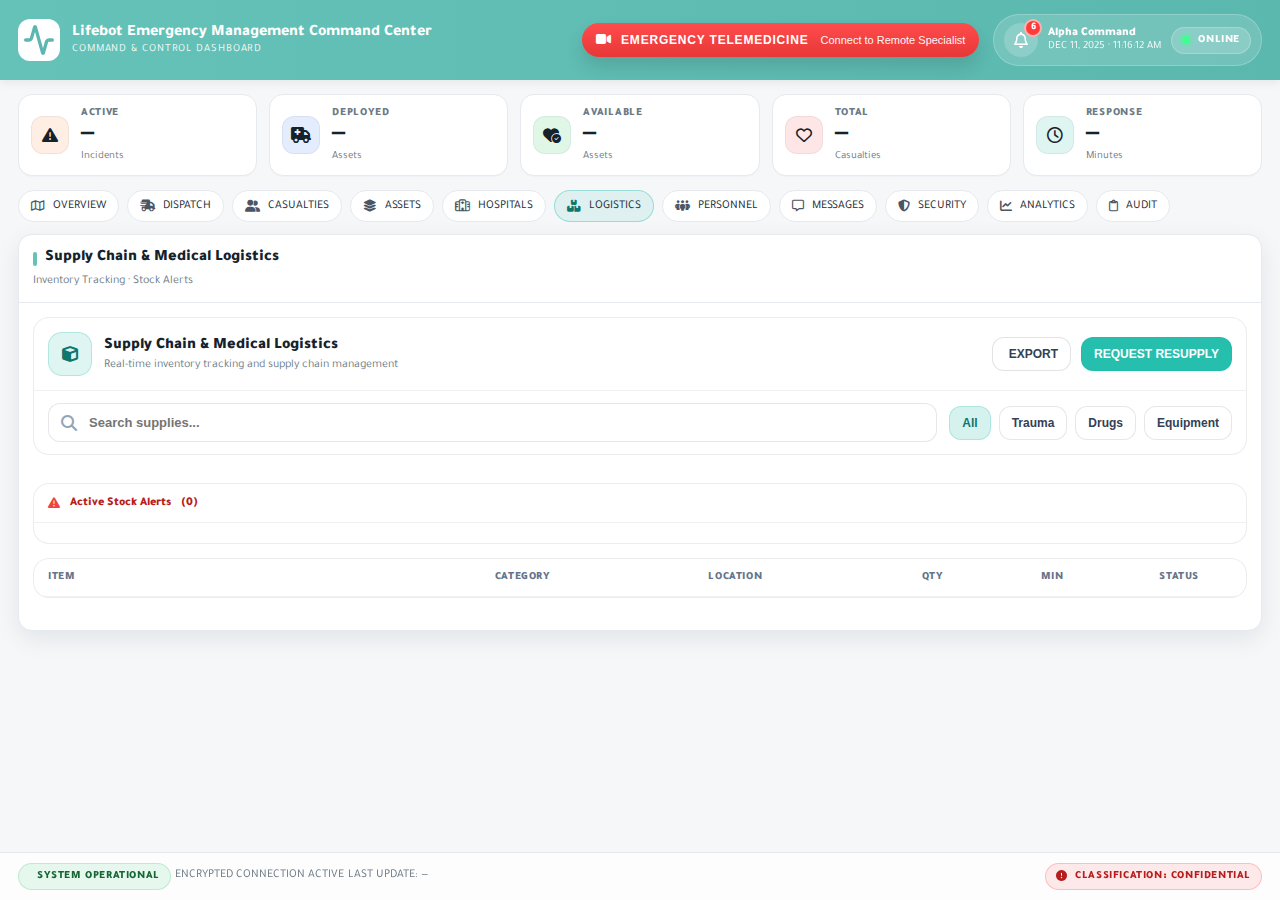
<file: logistics/index.html>
<!DOCTYPE html>
<html lang="en">
  <head>
    <meta charset="utf-8" />
    <meta name="viewport" content="width=device-width, initial-scale=1" />
    <title>Lifebot — Logistics</title>
    <link rel="stylesheet" href="./style.css" />
    <link rel="stylesheet" href="../style.css" />
  </head>

  <body>
    <div class="app">
      <!-- Top Bar -->
      <header class="topbar">
        <div class="brand">
          <div
            style="background-color: white"
            class="brand__logo"
            aria-hidden="true">
            <img src="../assets/images/Icon.svg" alt="" />
          </div>
          <div class="brand__text">
            <div class="brand__title">
              Lifebot Emergency Management Command Center
            </div>
            <div class="brand__subtitle">COMMAND &amp; CONTROL DASHBOARD</div>
          </div>
        </div>

        <div class="topbar__actions">
          <button class="btn btn--danger" id="btnTelemed" type="button">
            <i class="fa-solid fa-video"></i>
            <span class="btn__text">EMERGENCY TELEMEDICINE</span>
            <span class="btn__sub">Connect to Remote Specialist</span>
          </button>

          <div class="userchip">
            <div class="userchip__icon">
              <i class="fa-regular fa-bell"></i>
              <span class="userchip__badge" id="notifBadge">0</span>
            </div>
            <div class="userchip__meta">
              <div class="userchip__name" id="userName">—</div>
              <div class="userchip__time" id="headerTime">—</div>
            </div>
            <div class="statuspill">
              <span class="statusdot"></span>
              <span class="statuspill__text">ONLINE</span>
            </div>
          </div>
        </div>
      </header>

      <!-- Summary Cards -->
      <section class="summary" aria-label="Summary metrics">
        <div class="metric">
          <div class="metric__icon metric__icon--warn">
            <i class="fa-solid fa-triangle-exclamation"></i>
          </div>
          <div class="metric__body">
            <div class="metric__label">ACTIVE</div>
            <div class="metric__value" id="mActive">—</div>
            <div class="metric__hint">Incidents</div>
          </div>
        </div>

        <div class="metric">
          <div class="metric__icon metric__icon--blue">
            <i class="fa-solid fa-truck-medical"></i>
          </div>
          <div class="metric__body">
            <div class="metric__label">DEPLOYED</div>
            <div class="metric__value" id="mDeployed">—</div>
            <div class="metric__hint">Assets</div>
          </div>
        </div>

        <div class="metric">
          <div class="metric__icon metric__icon--ok">
            <i class="fa-solid fa-heart-circle-check"></i>
          </div>
          <div class="metric__body">
            <div class="metric__label">AVAILABLE</div>
            <div class="metric__value" id="mAvailable">—</div>
            <div class="metric__hint">Assets</div>
          </div>
        </div>

        <div class="metric">
          <div class="metric__icon metric__icon--red">
            <i class="fa-regular fa-heart"></i>
          </div>
          <div class="metric__body">
            <div class="metric__label">TOTAL</div>
            <div class="metric__value" id="mTotal">—</div>
            <div class="metric__hint">Casualties</div>
          </div>
        </div>

        <div class="metric">
          <div class="metric__icon metric__icon--teal">
            <i class="fa-regular fa-clock"></i>
          </div>
          <div class="metric__body">
            <div class="metric__label">RESPONSE</div>
            <div class="metric__value" id="mResponse">—</div>
            <div class="metric__hint">Minutes</div>
          </div>
        </div>
      </section>

      <!-- Tabs -->
      <nav class="tabs" aria-label="Dashboard tabs">
        <a class="tab" href="../overview/index.html"
          ><i class="fa-regular fa-map"></i><span>OVERVIEW</span></a
        >
        <a class="tab" href="../dispatch/index.html"
          ><i class="fa-solid fa-truck-fast"></i><span>DISPATCH</span></a
        >
        <a class="tab" href="../casualties/index.html"
          ><i class="fa-solid fa-user-group"></i><span>CASUALTIES</span></a
        >
        <a class="tab" href="../assets/index.html"
          ><i class="fa-solid fa-layer-group"></i><span>ASSETS</span></a
        >
        <a class="tab" href="../hospitals/index.html"
          ><i class="fa-regular fa-hospital"></i><span>HOSPITALS</span></a
        >
        <a class="tab is-active" href="../logistics/index.html"
          ><i class="fa-solid fa-boxes-stacked"></i><span>LOGISTICS</span></a
        >
        <a class="tab" href="../personnel/index.html"
          ><i class="fa-solid fa-people-group"></i><span>PERSONNEL</span></a
        >
        <a class="tab" href="../messages/index.html"
          ><i class="fa-regular fa-message"></i><span>MESSAGES</span></a
        >
        <a class="tab" href="../security/index.html"
          ><i class="fa-solid fa-shield-halved"></i><span>SECURITY</span></a
        >
        <a class="tab" href="../analytics/index.html"
          ><i class="fa-solid fa-chart-line"></i><span>ANALYTICS</span></a
        >
        <a class="tab" href="../audit/index.html"
          ><i class="fa-regular fa-clipboard"></i><span>AUDIT</span></a
        >
      </nav>

      <!-- Main -->
      <main class="main">
        <section class="panel">
          <div class="panel__head">
            <div>
              <div class="panel__title">
                <span class="headbar"></span>Supply Chain &amp; Medical
                Logistics
              </div>
              <div class="panel__sub">Inventory Tracking · Stock Alerts</div>
            </div>
          </div>

          <!-- Inner header card -->
          <div class="innerCard">
            <div class="innerTop">
              <div class="innerIcon"><i class="fa-solid fa-cube"></i></div>
              <div class="innerText">
                <div class="innerTitle">
                  Supply Chain &amp; Medical Logistics
                </div>
                <div class="innerSub">
                  Real-time inventory tracking and supply chain management
                </div>
              </div>

              <div class="innerActions">
                <button class="btnGhost" id="btnExport">
                  <i class="fa-solid fa-arrow-down-to-line"></i> EXPORT
                </button>
                <button class="btnPrimary" id="btnResupply">
                  REQUEST RESUPPLY
                </button>
              </div>
            </div>

            <div class="toolbar">
              <div class="search">
                <i class="fa-solid fa-magnifying-glass"></i>
                <input id="q" type="text" placeholder="Search supplies..." />
              </div>

              <div class="filters" role="tablist" aria-label="Category filters">
                <button class="pill is-active" data-filter="all" type="button">
                  All
                </button>
                <button class="pill" data-filter="trauma" type="button">
                  Trauma
                </button>
                <button class="pill" data-filter="drugs" type="button">
                  Drugs
                </button>
                <button class="pill" data-filter="equipment" type="button">
                  Equipment
                </button>
              </div>
            </div>
          </div>

          <!-- KPI Cards Row -->
          <div class="kpis" id="kpiRow"></div>

          <!-- Active stock alerts -->
          <div class="alertsCard">
            <div class="alertsHead">
              <div class="alertsTitle">
                <i class="fa-solid fa-triangle-exclamation"></i>
                <span>Active Stock Alerts</span>
                <span class="alertsCount" id="alertsCount">(0)</span>
              </div>
            </div>
            <div class="alertsBody" id="alertsList"></div>
          </div>

          <!-- Inventory Table -->
          <div class="tableCard">
            <div class="tableWrap">
              <table class="tbl" aria-label="Inventory table">
                <thead>
                  <tr>
                    <th style="width: 38%">Item</th>
                    <th style="width: 18%">Category</th>
                    <th style="width: 18%">Location</th>
                    <th style="width: 10%">Qty</th>
                    <th style="width: 10%">Min</th>
                    <th style="width: 6%">Status</th>
                    <th style="width: 10%"></th>
                  </tr>
                </thead>
                <tbody id="rows"></tbody>
              </table>
            </div>
          </div>

          <div class="panel__pad"></div>
        </section>
      </main>

      <!-- Bottom Bar -->
      <footer class="bottombar">
        <div class="bottombar__left">
          <span class="pillSys pillSys--ok"
            ><i class="fa-solid fa-shield-check"></i> SYSTEM OPERATIONAL</span
          >
          <span class="muted">ENCRYPTED CONNECTION ACTIVE</span>
          <span class="muted" id="lastUpdate">LAST UPDATE: —</span>
        </div>

        <div class="bottombar__right">
          <span class="pillSys pillSys--danger"
            ><i class="fa-solid fa-circle-exclamation"></i> CLASSIFICATION:
            CONFIDENTIAL</span
          >
        </div>
      </footer>
    </div>

    <script src="./app.js"></script>
  </body>
</html>
</file>
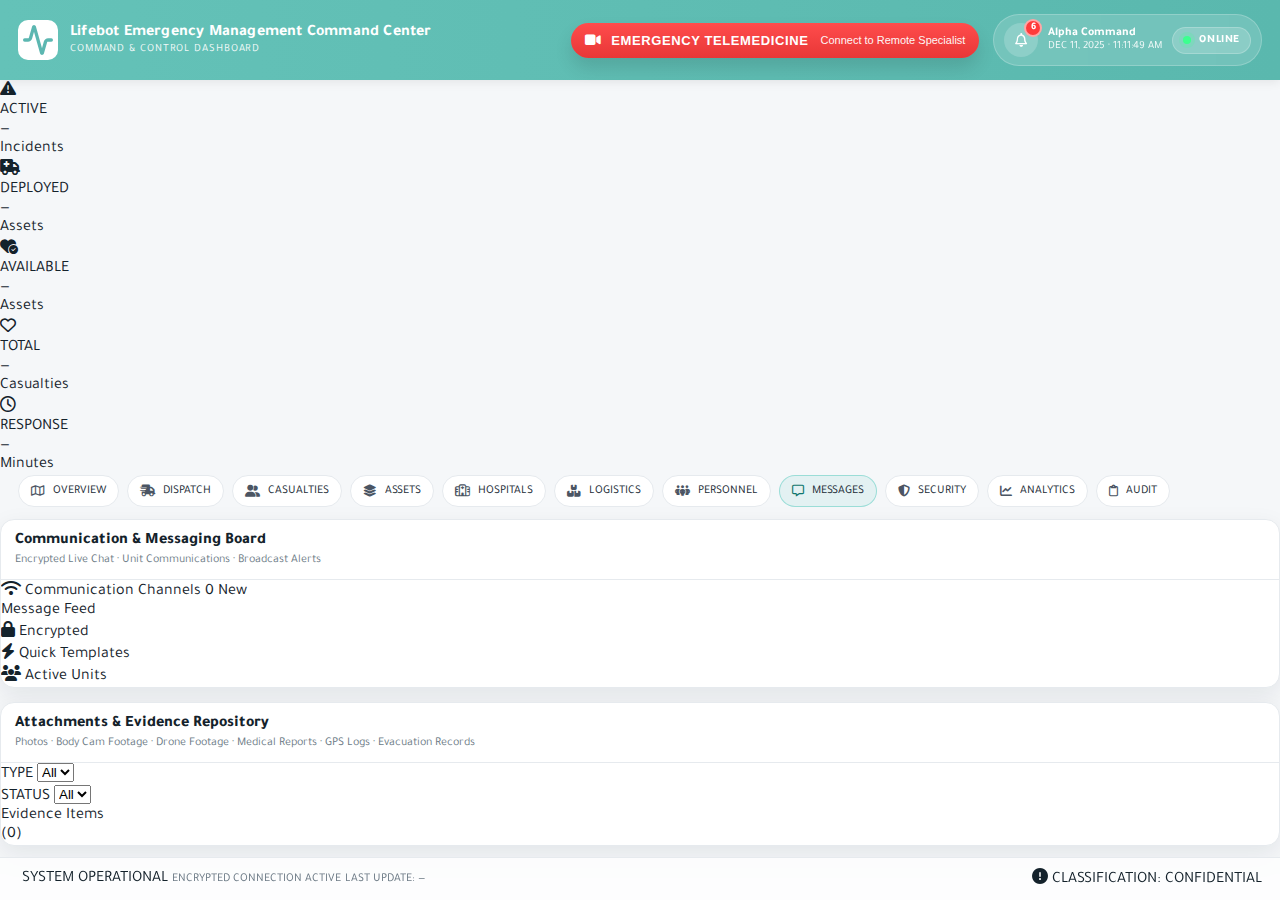
<file: messages/index.html>
<!DOCTYPE html>
<html lang="en">
  <head>
    <meta charset="utf-8" />
    <meta name="viewport" content="width=device-width, initial-scale=1" />
    <title>Lifebot — Messages</title>
    <link rel="stylesheet" href="./style.css" />
    <link rel="stylesheet" href="../style.css" />
  </head>

  <body>
    <div class="app">
      <!-- Top Bar -->
      <header class="topbar">
        <div class="brand">
          <div
            style="background-color: white"
            class="brand__logo"
            aria-hidden="true">
            <img src="../assets/images/Icon.svg" alt="" />
          </div>
          <div class="brand__text">
            <div class="brand__title">
              Lifebot Emergency Management Command Center
            </div>
            <div class="brand__subtitle">COMMAND &amp; CONTROL DASHBOARD</div>
          </div>
        </div>

        <div class="topbar__actions">
          <button class="btn btn--danger" id="btnTelemed" type="button">
            <i class="fa-solid fa-video"></i>
            <span class="btn__text">EMERGENCY TELEMEDICINE</span>
            <span class="btn__sub">Connect to Remote Specialist</span>
          </button>

          <div class="userchip">
            <div class="userchip__icon">
              <i class="fa-regular fa-bell"></i>
              <span class="userchip__badge" id="notifBadge">0</span>
            </div>
            <div class="userchip__meta">
              <div class="userchip__name" id="userName">—</div>
              <div class="userchip__time" id="headerTime">—</div>
            </div>
            <div class="statuspill">
              <span class="statusdot"></span>
              <span class="statuspill__text">ONLINE</span>
            </div>
          </div>
        </div>
      </header>

      <!-- Summary Cards -->
      <section class="summary" aria-label="Summary metrics">
        <div class="metric">
          <div class="metric__icon metric__icon--warn">
            <i class="fa-solid fa-triangle-exclamation"></i>
          </div>
          <div class="metric__body">
            <div class="metric__label">ACTIVE</div>
            <div class="metric__value" id="mActive">—</div>
            <div class="metric__hint">Incidents</div>
          </div>
        </div>

        <div class="metric">
          <div class="metric__icon metric__icon--blue">
            <i class="fa-solid fa-truck-medical"></i>
          </div>
          <div class="metric__body">
            <div class="metric__label">DEPLOYED</div>
            <div class="metric__value" id="mDeployed">—</div>
            <div class="metric__hint">Assets</div>
          </div>
        </div>

        <div class="metric">
          <div class="metric__icon metric__icon--ok">
            <i class="fa-solid fa-heart-circle-check"></i>
          </div>
          <div class="metric__body">
            <div class="metric__label">AVAILABLE</div>
            <div class="metric__value" id="mAvailable">—</div>
            <div class="metric__hint">Assets</div>
          </div>
        </div>

        <div class="metric">
          <div class="metric__icon metric__icon--red">
            <i class="fa-regular fa-heart"></i>
          </div>
          <div class="metric__body">
            <div class="metric__label">TOTAL</div>
            <div class="metric__value" id="mTotal">—</div>
            <div class="metric__hint">Casualties</div>
          </div>
        </div>

        <div class="metric">
          <div class="metric__icon metric__icon--teal">
            <i class="fa-regular fa-clock"></i>
          </div>
          <div class="metric__body">
            <div class="metric__label">RESPONSE</div>
            <div class="metric__value" id="mResponse">—</div>
            <div class="metric__hint">Minutes</div>
          </div>
        </div>
      </section>

      <!-- Tabs -->
      <nav class="tabs" aria-label="Dashboard tabs">
        <a class="tab" href="../overview/index.html"
          ><i class="fa-regular fa-map"></i><span>OVERVIEW</span></a
        >
        <a class="tab" href="../dispatch/index.html"
          ><i class="fa-solid fa-truck-fast"></i><span>DISPATCH</span></a
        >
        <a class="tab" href="../casualties/index.html"
          ><i class="fa-solid fa-user-group"></i><span>CASUALTIES</span></a
        >
        <a class="tab" href="../assets/index.html"
          ><i class="fa-solid fa-layer-group"></i><span>ASSETS</span></a
        >
        <a class="tab" href="../hospitals/index.html"
          ><i class="fa-regular fa-hospital"></i><span>HOSPITALS</span></a
        >
        <a class="tab" href="../logistics/index.html"
          ><i class="fa-solid fa-boxes-stacked"></i><span>LOGISTICS</span></a
        >
        <a class="tab" href="../personnel/index.html"
          ><i class="fa-solid fa-people-group"></i><span>PERSONNEL</span></a
        >
        <a class="tab is-active" href="../messages/index.html"
          ><i class="fa-regular fa-message"></i><span>MESSAGES</span></a
        >
        <a class="tab" href="../security/index.html"
          ><i class="fa-solid fa-shield-halved"></i><span>SECURITY</span></a
        >
        <a class="tab" href="../analytics/index.html"
          ><i class="fa-solid fa-chart-line"></i><span>ANALYTICS</span></a
        >
        <a class="tab" href="../audit/index.html"
          ><i class="fa-regular fa-clipboard"></i><span>AUDIT</span></a
        >
      </nav>

      <!-- Main -->
      <main class="main">
        <!-- Panel 1: Messaging -->
        <section class="panel">
          <div class="panel__head">
            <div>
              <div class="panel__title">
                <span class="headbar"></span>Communication &amp; Messaging Board
              </div>
              <div class="panel__sub">
                Encrypted Live Chat · Unit Communications · Broadcast Alerts
              </div>
            </div>
          </div>

          <div class="grid2">
            <!-- Left: channels + feed -->
            <div class="card">
              <div class="card__head">
                <div class="card__title">
                  <i class="fa-solid fa-wifi"></i>
                  <span>Communication Channels</span>
                  <span class="tinyBadge" id="newCount">0 New</span>
                </div>
              </div>

              <div class="channelTabs" id="channelTabs"></div>

              <div class="feedHead">
                <div class="feedTitle">Message Feed</div>
                <div class="encryptedTag">
                  <i class="fa-solid fa-lock"></i>
                  <span>Encrypted</span>
                </div>
              </div>

              <div class="feed" id="feed"></div>
            </div>

            <!-- Right: templates + units -->
            <div class="side">
              <div class="sideCard">
                <div class="sideHead">
                  <div class="sideTitle">
                    <i class="fa-solid fa-bolt"></i> Quick Templates
                  </div>
                </div>
                <div class="templateList" id="templates"></div>
              </div>

              <div class="sideCard">
                <div class="sideHead">
                  <div class="sideTitle">
                    <i class="fa-solid fa-users"></i> Active Units
                  </div>
                </div>
                <div class="unitList" id="units"></div>
              </div>
            </div>
          </div>
        </section>

        <!-- Panel 2: Evidence -->
        <section class="panel" style="margin-top: 14px">
          <div class="panel__head">
            <div>
              <div class="panel__title">
                <span class="headbar"></span>Attachments &amp; Evidence
                Repository
              </div>
              <div class="panel__sub">
                Photos · Body Cam Footage · Drone Footage · Medical Reports ·
                GPS Logs · Evacuation Records
              </div>
            </div>
          </div>

          <div class="evidenceWrap">
            <div class="evStats" id="evStats"></div>

            <div class="evFilters">
              <div class="evFilter">
                <label>TYPE</label>
                <select id="fType">
                  <option value="all">All</option>
                </select>
              </div>
              <div class="evFilter">
                <label>STATUS</label>
                <select id="fStatus">
                  <option value="all">All</option>
                </select>
              </div>
            </div>

            <div class="evCard">
              <div class="evCardHead">
                <div class="evCardTitle" id="evTitle">Evidence Items</div>
                <div class="evCount" id="evCount">(0)</div>
              </div>
              <div class="evList" id="evList"></div>
            </div>
          </div>

          <div class="panel__pad"></div>
        </section>
      </main>

      <!-- Bottom Bar -->
      <footer class="bottombar">
        <div class="bottombar__left">
          <span class="pillSys pillSys--ok"
            ><i class="fa-solid fa-shield-check"></i> SYSTEM OPERATIONAL</span
          >
          <span class="muted">ENCRYPTED CONNECTION ACTIVE</span>
          <span class="muted" id="lastUpdate">LAST UPDATE: —</span>
        </div>

        <div class="bottombar__right">
          <span class="pillSys pillSys--danger"
            ><i class="fa-solid fa-circle-exclamation"></i> CLASSIFICATION:
            CONFIDENTIAL</span
          >
        </div>
      </footer>
    </div>

    <script src="./app.js"></script>
  </body>
</html>
</file>
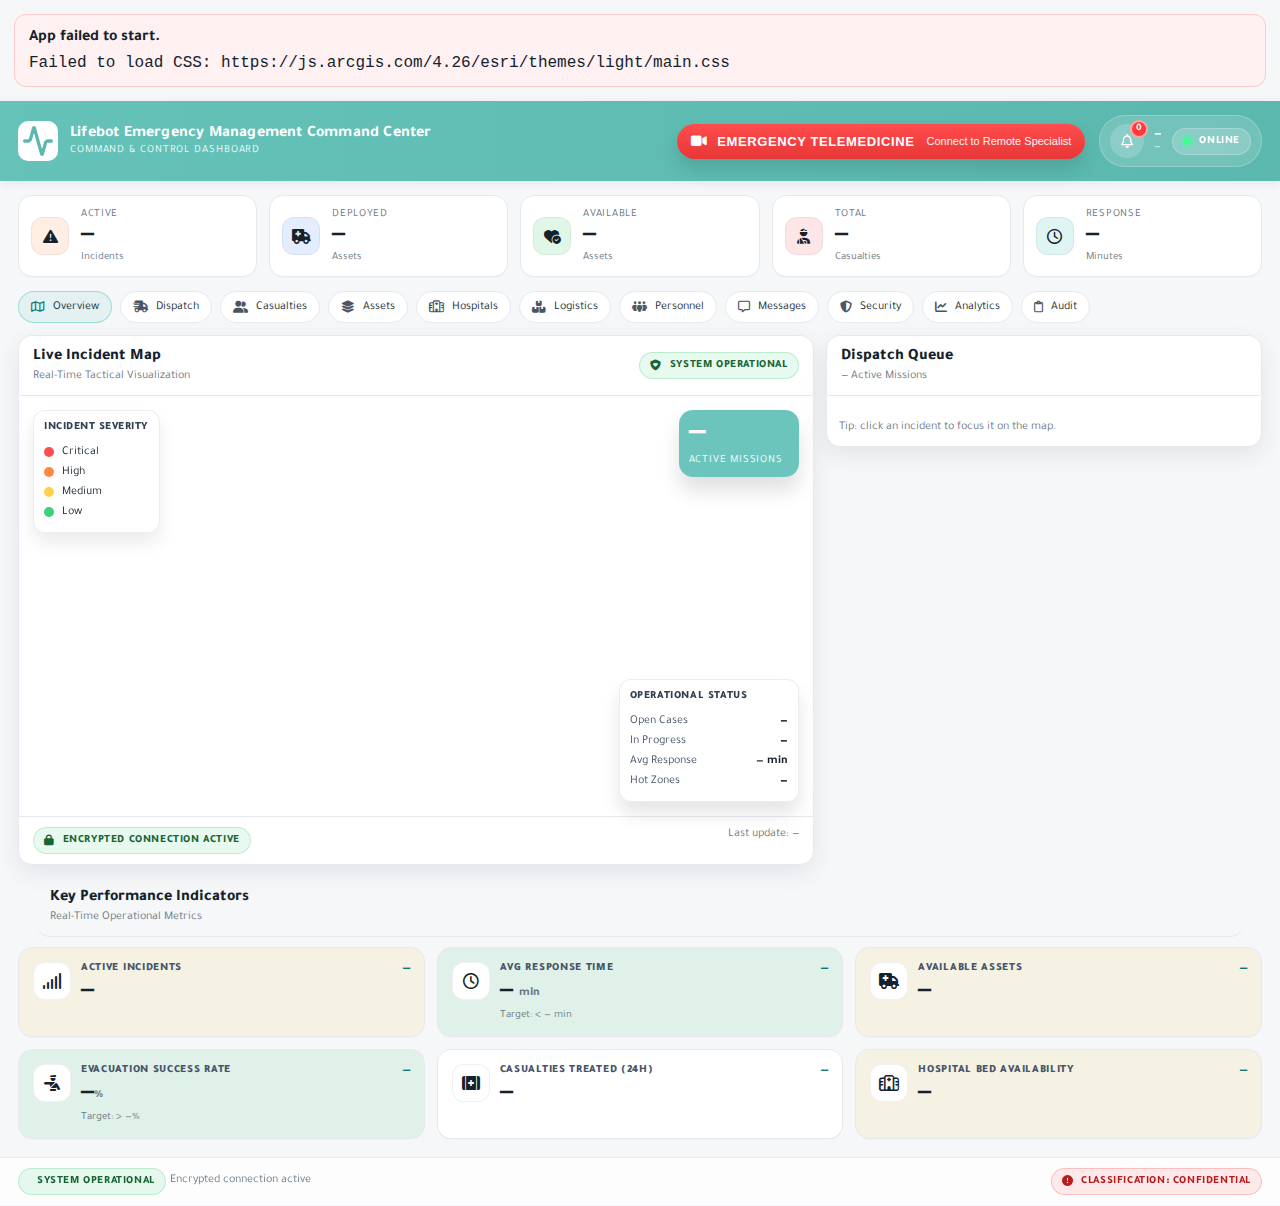
<file: overview/index.html>
<!DOCTYPE html>
<html lang="en">
  <head>
    <meta charset="utf-8" />
    <meta name="viewport" content="width=device-width, initial-scale=1" />
    <title>Lifebot — Overview</title>
    <link rel="stylesheet" href="./style.css" />
    <link rel="stylesheet" href="../style.css" />
  </head>
  <body>
    <div class="app">
      <header class="topbar">
        <div class="brand">
          <div
            style="background-color: white"
            class="brand__logo"
            aria-hidden="true">
            <img src="../assets/images/Icon.svg" alt="" />
          </div>
          <div class="brand__text">
            <div class="brand__title">
              Lifebot Emergency Management Command Center
            </div>
            <div class="brand__subtitle">COMMAND &amp; CONTROL DASHBOARD</div>
          </div>
        </div>

        <div class="topbar__actions">
          <button class="btn btn--danger" id="btnTelemed" type="button">
            <i class="fa-solid fa-video"></i>
            <span class="btn__text">Emergency Telemedicine</span>
            <span class="btn__sub">Connect to Remote Specialist</span>
          </button>

          <div class="userchip">
            <div class="userchip__icon">
              <i class="fa-regular fa-bell"></i
              ><span class="userchip__badge" id="notifBadge">0</span>
            </div>
            <div class="userchip__meta">
              <div class="userchip__name" id="userName">—</div>
              <div class="userchip__time" id="headerTime">—</div>
            </div>
            <div class="statuspill" id="statusPill">
              <span class="statusdot"></span>
              <span class="statuspill__text">ONLINE</span>
            </div>
          </div>
        </div>
      </header>

      <section class="summary" aria-label="Summary metrics">
        <div class="metriccard">
          <div class="metriccard__icon metriccard__icon--warn">
            <i class="fa-solid fa-triangle-exclamation"></i>
          </div>
          <div class="metriccard__body">
            <div class="metriccard__label">Active</div>
            <div class="metriccard__value" id="mActive">—</div>
            <div class="metriccard__hint">Incidents</div>
          </div>
        </div>
        <div class="metriccard">
          <div class="metriccard__icon metriccard__icon--blue">
            <i class="fa-solid fa-truck-medical"></i>
          </div>
          <div class="metriccard__body">
            <div class="metriccard__label">Deployed</div>
            <div class="metriccard__value" id="mDeployed">—</div>
            <div class="metriccard__hint">Assets</div>
          </div>
        </div>
        <div class="metriccard">
          <div class="metriccard__icon metriccard__icon--ok">
            <i class="fa-solid fa-heart-circle-check"></i>
          </div>
          <div class="metriccard__body">
            <div class="metriccard__label">Available</div>
            <div class="metriccard__value" id="mAvailable">—</div>
            <div class="metriccard__hint">Assets</div>
          </div>
        </div>
        <div class="metriccard">
          <div class="metriccard__icon metriccard__icon--red">
            <i class="fa-solid fa-user-injured"></i>
          </div>
          <div class="metriccard__body">
            <div class="metriccard__label">Total</div>
            <div class="metriccard__value" id="mTotal">—</div>
            <div class="metriccard__hint">Casualties</div>
          </div>
        </div>
        <div class="metriccard">
          <div class="metriccard__icon metriccard__icon--teal">
            <i class="fa-regular fa-clock"></i>
          </div>
          <div class="metriccard__body">
            <div class="metriccard__label">Response</div>
            <div class="metriccard__value" id="mResponse">—</div>
            <div class="metriccard__hint">Minutes</div>
          </div>
        </div>
      </section>

      <nav class="tabs" aria-label="Dashboard tabs">
        <a class="tab is-active" href="../overview/index.html"
          ><i class="fa-regular fa-map"></i><span>Overview</span></a
        >
        <a class="tab" href="../dispatch/index.html"
          ><i class="fa-solid fa-truck-fast"></i><span>Dispatch</span></a
        >
        <a class="tab" href="../casualties/index.html"
          ><i class="fa-solid fa-user-group"></i><span>Casualties</span></a
        >
        <a class="tab" href="../assets/index.html"
          ><i class="fa-solid fa-layer-group"></i><span>Assets</span></a
        >
        <a class="tab" href="../hospitals/index.html"
          ><i class="fa-regular fa-hospital"></i><span>Hospitals</span></a
        >
        <a class="tab" href="../logistics/index.html"
          ><i class="fa-solid fa-boxes-stacked"></i><span>Logistics</span></a
        >
        <a class="tab" href="../personnel/index.html"
          ><i class="fa-solid fa-people-group"></i><span>Personnel</span></a
        >
        <a class="tab" href="../messages/index.html"
          ><i class="fa-regular fa-message"></i><span>Messages</span></a
        >
        <a class="tab" href="../security/index.html"
          ><i class="fa-solid fa-shield-halved"></i><span>Security</span></a
        >
        <a class="tab" href="../analytics/index.html"
          ><i class="fa-solid fa-chart-line"></i><span>Analytics</span></a
        >
        <a class="tab" href="../audit/index.html"
          ><i class="fa-regular fa-clipboard"></i><span>Audit</span></a
        >
      </nav>

      <main class="content" role="main">
        <section class="panel">
          <div class="panel__head">
            <div>
              <div class="panel__title">Live Incident Map</div>
              <div class="panel__sub">Real-Time Tactical Visualization</div>
            </div>
            <span class="pill pill--ok"
              ><i class="fa-solid fa-shield-heart"></i> System Operational</span
            >
          </div>

          <div class="mapwrap">
            <div id="viewDiv" class="map"></div>

            <div class="maplegend" aria-label="Map legend">
              <div class="maplegend__title">Incident Severity</div>
              <div class="legendrow">
                <span class="dot dot--crit"></span><span>Critical</span>
              </div>
              <div class="legendrow">
                <span class="dot dot--high"></span><span>High</span>
              </div>
              <div class="legendrow">
                <span class="dot dot--med"></span><span>Medium</span>
              </div>
              <div class="legendrow">
                <span class="dot dot--low"></span><span>Low</span>
              </div>
            </div>

            <div class="mapbadge" id="activeMissionsBadge">
              <div class="mapbadge__num" id="activeMissionsNum">—</div>
              <div class="mapbadge__label">Active Missions</div>
            </div>

            <div class="mapstatus" aria-label="Operational status">
              <div class="mapstatus__title">Operational Status</div>
              <div class="mapstatus__row">
                <span>Open Cases</span><strong id="openCases">—</strong>
              </div>
              <div class="mapstatus__row">
                <span>In Progress</span><strong id="inProgress">—</strong>
              </div>
              <div class="mapstatus__row">
                <span>Avg Response</span
                ><strong><span id="avgResp">—</span> min</strong>
              </div>
              <div class="mapstatus__row">
                <span>Hot Zones</span><strong id="hotZones">—</strong>
              </div>
            </div>
          </div>

          <div class="footerline">
            <span class="pill pill--ok"
              ><i class="fa-solid fa-lock"></i> Encrypted Connection
              Active</span
            >
            <span class="muted" id="lastUpdate">Last update: —</span>
          </div>
        </section>

        <aside class="panel" aria-label="Dispatch queue">
          <div class="panel__head">
            <div>
              <div class="panel__title">Dispatch Queue</div>
              <div class="panel__sub">
                <span id="queueActiveCount">—</span> Active Missions
              </div>
            </div>
          </div>
          <div class="queue" id="queueList" role="list"></div>
          <div class="queue__hint muted">
            Tip: click an incident to focus it on the map.
          </div>
        </aside>
      </main>

      <section class="kpis" aria-label="Key performance indicators">
        <div
          class="panel__head"
          style="margin: 0 18px 10px; border-radius: 14px">
          <div>
            <div class="panel__title">Key Performance Indicators</div>
            <div class="panel__sub">Real-Time Operational Metrics</div>
          </div>
        </div>

        <div class="kpis__grid">
          <div class="kpibox kpibox--warm">
            <div class="kpibox__row">
              <div class="kpibox__icon"><i class="fa-solid fa-signal"></i></div>
              <div class="kpibox__meta">
                <div class="kpibox__label">Active Incidents</div>
                <div class="kpibox__value" id="kActiveIncidents">—</div>
              </div>
              <div class="kpibox__delta" id="dActiveIncidents">—</div>
            </div>
          </div>

          <div class="kpibox kpibox--mint">
            <div class="kpibox__row">
              <div class="kpibox__icon">
                <i class="fa-regular fa-clock"></i>
              </div>
              <div class="kpibox__meta">
                <div class="kpibox__label">Avg Response Time</div>
                <div class="kpibox__value">
                  <span id="kAvgResponse">—</span> <span class="unit">min</span>
                </div>
                <div class="kpibox__hint">
                  Target: &lt; <span id="kTargetResponse">—</span> min
                </div>
              </div>
              <div class="kpibox__delta" id="dAvgResponse">—</div>
            </div>
          </div>

          <div class="kpibox kpibox--warm">
            <div class="kpibox__row">
              <div class="kpibox__icon">
                <i class="fa-solid fa-truck-medical"></i>
              </div>
              <div class="kpibox__meta">
                <div class="kpibox__label">Available Assets</div>
                <div class="kpibox__value">
                  <span id="kAvailAssets">—</span>
                </div>
              </div>
              <div class="kpibox__delta" id="dAvailAssets">—</div>
            </div>
          </div>

          <div class="kpibox kpibox--mint">
            <div class="kpibox__row">
              <div class="kpibox__icon">
                <i class="fa-solid fa-person-military-pointing"></i>
              </div>
              <div class="kpibox__meta">
                <div class="kpibox__label">Evacuation Success Rate</div>
                <div class="kpibox__value">
                  <span id="kEvacRate">—</span><span class="unit">%</span>
                </div>
                <div class="kpibox__hint">
                  Target: &gt; <span id="kTargetEvac">—</span>%
                </div>
              </div>
              <div class="kpibox__delta" id="dEvacRate">—</div>
            </div>
          </div>

          <div class="kpibox">
            <div class="kpibox__row">
              <div class="kpibox__icon">
                <i class="fa-solid fa-kit-medical"></i>
              </div>
              <div class="kpibox__meta">
                <div class="kpibox__label">Casualties Treated (24h)</div>
                <div class="kpibox__value" id="kTreated">—</div>
              </div>
              <div class="kpibox__delta" id="dTreated">—</div>
            </div>
          </div>

          <div class="kpibox kpibox--warm">
            <div class="kpibox__row">
              <div class="kpibox__icon">
                <i class="fa-regular fa-hospital"></i>
              </div>
              <div class="kpibox__meta">
                <div class="kpibox__label">Hospital Bed Availability</div>
                <div class="kpibox__value"><span id="kBedsAvail">—</span></div>
              </div>
              <div class="kpibox__delta" id="dBedsAvail">—</div>
            </div>
          </div>
        </div>
      </section>

      <footer class="bottombar">
        <div class="bottombar__left">
          <span class="pill pill--ok"
            ><i class="fa-solid fa-shield-check"></i> System Operational</span
          >
          <span class="muted">Encrypted connection active</span>
        </div>
        <div class="bottombar__right">
          <span class="pill pill--danger"
            ><i class="fa-solid fa-circle-exclamation"></i> Classification:
            Confidential</span
          >
        </div>
      </footer>
    </div>

    <script src="./app.js"></script>
  </body>
</html>
</file>
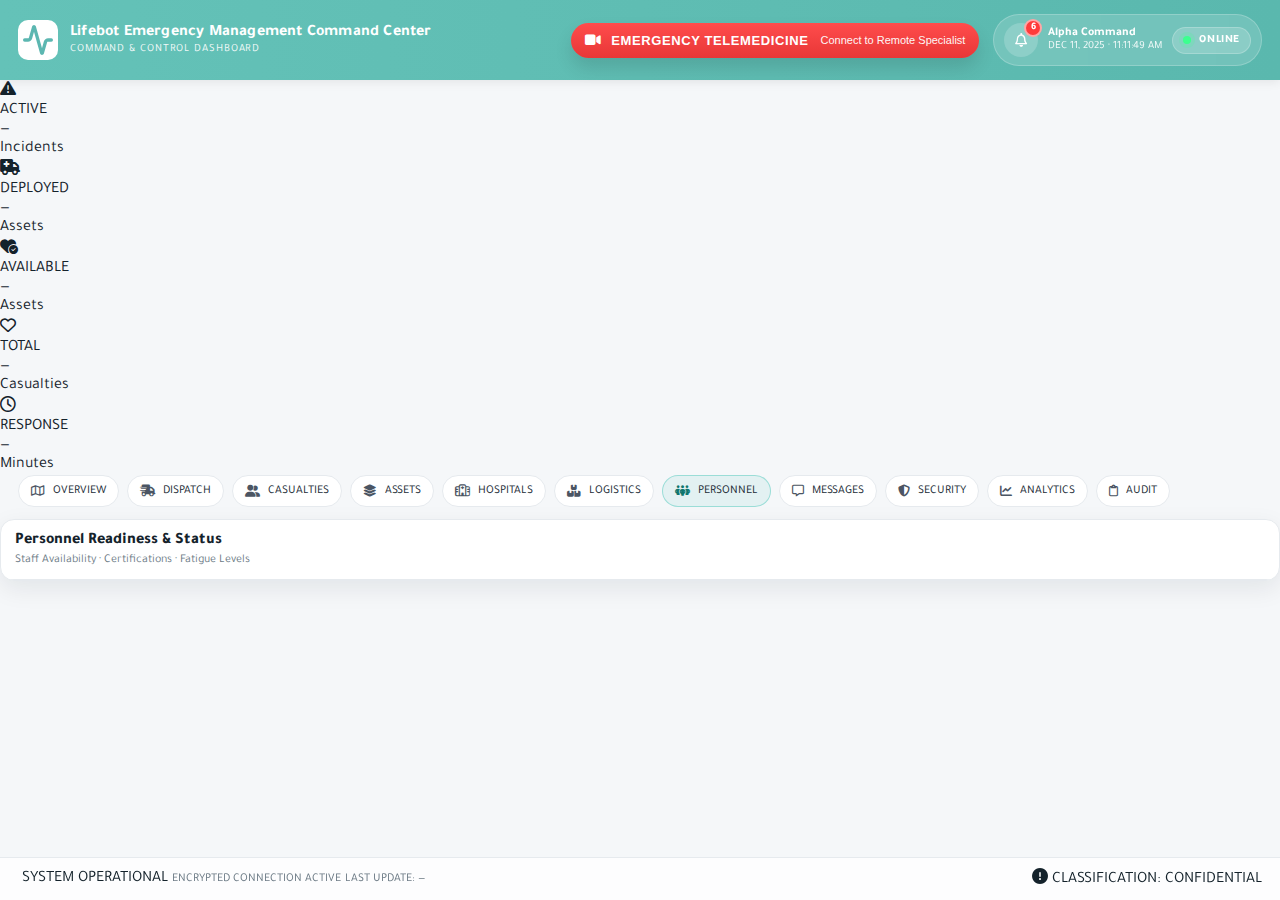
<file: personnel/index.html>
<!DOCTYPE html>
<html lang="en">
  <head>
    <meta charset="utf-8" />
    <meta name="viewport" content="width=device-width, initial-scale=1" />
    <title>Lifebot — Personnel</title>
    <link rel="stylesheet" href="./style.css" />
    <link rel="stylesheet" href="../style.css" />
  </head>

  <body>
    <div class="app">
      <!-- Top Bar -->
      <header class="topbar">
        <div class="brand">
          <div
            style="background-color: white"
            class="brand__logo"
            aria-hidden="true">
            <img src="../assets/images/Icon.svg" alt="" />
          </div>
          <div class="brand__text">
            <div class="brand__title">
              Lifebot Emergency Management Command Center
            </div>
            <div class="brand__subtitle">COMMAND &amp; CONTROL DASHBOARD</div>
          </div>
        </div>

        <div class="topbar__actions">
          <button class="btn btn--danger" id="btnTelemed" type="button">
            <i class="fa-solid fa-video"></i>
            <span class="btn__text">EMERGENCY TELEMEDICINE</span>
            <span class="btn__sub">Connect to Remote Specialist</span>
          </button>

          <div class="userchip">
            <div class="userchip__icon">
              <i class="fa-regular fa-bell"></i>
              <span class="userchip__badge" id="notifBadge">0</span>
            </div>
            <div class="userchip__meta">
              <div class="userchip__name" id="userName">—</div>
              <div class="userchip__time" id="headerTime">—</div>
            </div>
            <div class="statuspill">
              <span class="statusdot"></span>
              <span class="statuspill__text">ONLINE</span>
            </div>
          </div>
        </div>
      </header>

      <!-- Summary Cards -->
      <section class="summary" aria-label="Summary metrics">
        <div class="metric">
          <div class="metric__icon metric__icon--warn">
            <i class="fa-solid fa-triangle-exclamation"></i>
          </div>
          <div class="metric__body">
            <div class="metric__label">ACTIVE</div>
            <div class="metric__value" id="mActive">—</div>
            <div class="metric__hint">Incidents</div>
          </div>
        </div>

        <div class="metric">
          <div class="metric__icon metric__icon--blue">
            <i class="fa-solid fa-truck-medical"></i>
          </div>
          <div class="metric__body">
            <div class="metric__label">DEPLOYED</div>
            <div class="metric__value" id="mDeployed">—</div>
            <div class="metric__hint">Assets</div>
          </div>
        </div>

        <div class="metric">
          <div class="metric__icon metric__icon--ok">
            <i class="fa-solid fa-heart-circle-check"></i>
          </div>
          <div class="metric__body">
            <div class="metric__label">AVAILABLE</div>
            <div class="metric__value" id="mAvailable">—</div>
            <div class="metric__hint">Assets</div>
          </div>
        </div>

        <div class="metric">
          <div class="metric__icon metric__icon--red">
            <i class="fa-regular fa-heart"></i>
          </div>
          <div class="metric__body">
            <div class="metric__label">TOTAL</div>
            <div class="metric__value" id="mTotal">—</div>
            <div class="metric__hint">Casualties</div>
          </div>
        </div>

        <div class="metric">
          <div class="metric__icon metric__icon--teal">
            <i class="fa-regular fa-clock"></i>
          </div>
          <div class="metric__body">
            <div class="metric__label">RESPONSE</div>
            <div class="metric__value" id="mResponse">—</div>
            <div class="metric__hint">Minutes</div>
          </div>
        </div>
      </section>

      <!-- Tabs -->
      <nav class="tabs" aria-label="Dashboard tabs">
        <a class="tab" href="../overview/index.html"
          ><i class="fa-regular fa-map"></i><span>OVERVIEW</span></a
        >
        <a class="tab" href="../dispatch/index.html"
          ><i class="fa-solid fa-truck-fast"></i><span>DISPATCH</span></a
        >
        <a class="tab" href="../casualties/index.html"
          ><i class="fa-solid fa-user-group"></i><span>CASUALTIES</span></a
        >
        <a class="tab" href="../assets/index.html"
          ><i class="fa-solid fa-layer-group"></i><span>ASSETS</span></a
        >
        <a class="tab" href="../hospitals/index.html"
          ><i class="fa-regular fa-hospital"></i><span>HOSPITALS</span></a
        >
        <a class="tab" href="../logistics/index.html"
          ><i class="fa-solid fa-boxes-stacked"></i><span>LOGISTICS</span></a
        >
        <a class="tab is-active" href="../personnel/index.html"
          ><i class="fa-solid fa-people-group"></i><span>PERSONNEL</span></a
        >
        <a class="tab" href="../messages/index.html"
          ><i class="fa-regular fa-message"></i><span>MESSAGES</span></a
        >
        <a class="tab" href="../security/index.html"
          ><i class="fa-solid fa-shield-halved"></i><span>SECURITY</span></a
        >
        <a class="tab" href="../analytics/index.html"
          ><i class="fa-solid fa-chart-line"></i><span>ANALYTICS</span></a
        >
        <a class="tab" href="../audit/index.html"
          ><i class="fa-regular fa-clipboard"></i><span>AUDIT</span></a
        >
      </nav>

      <!-- Main -->
      <main class="main">
        <section class="panel">
          <div class="panel__head">
            <div>
              <div class="panel__title">
                <span class="headbar"></span>Personnel Readiness &amp; Status
              </div>
              <div class="panel__sub">
                Staff Availability · Certifications · Fatigue Levels
              </div>
            </div>
          </div>

          <div class="listWrap">
            <div class="personList" id="personList"></div>
          </div>

          <div class="panel__pad"></div>
        </section>
      </main>

      <!-- Bottom Bar -->
      <footer class="bottombar">
        <div class="bottombar__left">
          <span class="pillSys pillSys--ok"
            ><i class="fa-solid fa-shield-check"></i> SYSTEM OPERATIONAL</span
          >
          <span class="muted">ENCRYPTED CONNECTION ACTIVE</span>
          <span class="muted" id="lastUpdate">LAST UPDATE: —</span>
        </div>

        <div class="bottombar__right">
          <span class="pillSys pillSys--danger"
            ><i class="fa-solid fa-circle-exclamation"></i> CLASSIFICATION:
            CONFIDENTIAL</span
          >
        </div>
      </footer>
    </div>

    <script src="./app.js"></script>
  </body>
</html>
</file>
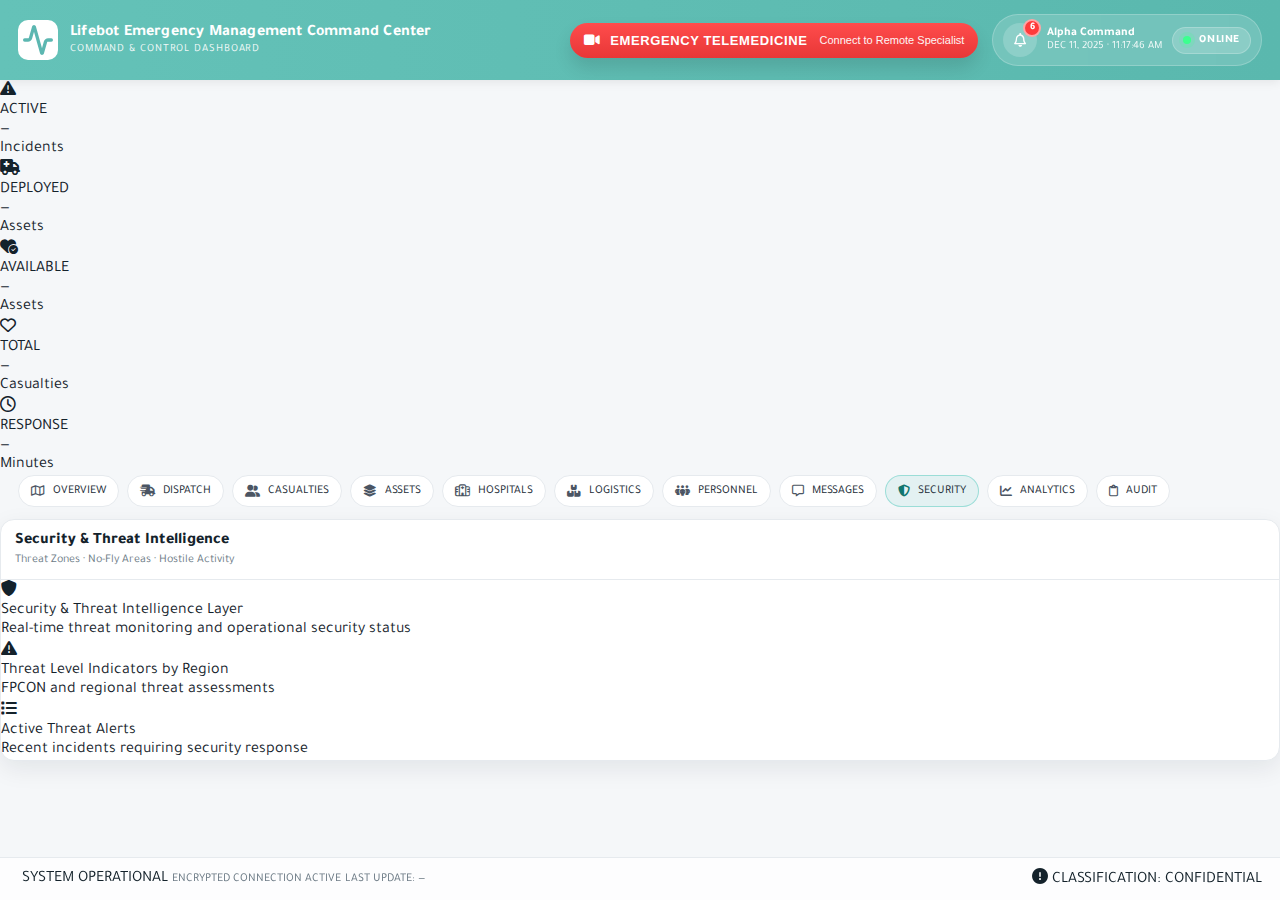
<file: security/index.html>
<!DOCTYPE html>
<html lang="en">
  <head>
    <meta charset="utf-8" />
    <meta name="viewport" content="width=device-width, initial-scale=1" />
    <title>Lifebot — Security</title>
    <link rel="stylesheet" href="./style.css" />
    <link rel="stylesheet" href="../style.css" />
  </head>

  <body>
    <div class="app">
      <!-- Top Bar -->
      <header class="topbar">
        <div class="brand">
          <div
            style="background-color: white"
            class="brand__logo"
            aria-hidden="true">
            <img src="../assets/images/Icon.svg" alt="" />
          </div>
          <div class="brand__text">
            <div class="brand__title">
              Lifebot Emergency Management Command Center
            </div>
            <div class="brand__subtitle">COMMAND &amp; CONTROL DASHBOARD</div>
          </div>
        </div>

        <div class="topbar__actions">
          <button class="btn btn--danger" id="btnTelemed" type="button">
            <i class="fa-solid fa-video"></i>
            <span class="btn__text">EMERGENCY TELEMEDICINE</span>
            <span class="btn__sub">Connect to Remote Specialist</span>
          </button>

          <div class="userchip">
            <div class="userchip__icon">
              <i class="fa-regular fa-bell"></i>
              <span class="userchip__badge" id="notifBadge">0</span>
            </div>
            <div class="userchip__meta">
              <div class="userchip__name" id="userName">—</div>
              <div class="userchip__time" id="headerTime">—</div>
            </div>
            <div class="statuspill">
              <span class="statusdot"></span>
              <span class="statuspill__text">ONLINE</span>
            </div>
          </div>
        </div>
      </header>

      <!-- Summary Cards -->
      <section class="summary" aria-label="Summary metrics">
        <div class="metric">
          <div class="metric__icon metric__icon--warn">
            <i class="fa-solid fa-triangle-exclamation"></i>
          </div>
          <div class="metric__body">
            <div class="metric__label">ACTIVE</div>
            <div class="metric__value" id="mActive">—</div>
            <div class="metric__hint">Incidents</div>
          </div>
        </div>

        <div class="metric">
          <div class="metric__icon metric__icon--blue">
            <i class="fa-solid fa-truck-medical"></i>
          </div>
          <div class="metric__body">
            <div class="metric__label">DEPLOYED</div>
            <div class="metric__value" id="mDeployed">—</div>
            <div class="metric__hint">Assets</div>
          </div>
        </div>

        <div class="metric">
          <div class="metric__icon metric__icon--ok">
            <i class="fa-solid fa-heart-circle-check"></i>
          </div>
          <div class="metric__body">
            <div class="metric__label">AVAILABLE</div>
            <div class="metric__value" id="mAvailable">—</div>
            <div class="metric__hint">Assets</div>
          </div>
        </div>

        <div class="metric">
          <div class="metric__icon metric__icon--red">
            <i class="fa-regular fa-heart"></i>
          </div>
          <div class="metric__body">
            <div class="metric__label">TOTAL</div>
            <div class="metric__value" id="mTotal">—</div>
            <div class="metric__hint">Casualties</div>
          </div>
        </div>

        <div class="metric">
          <div class="metric__icon metric__icon--teal">
            <i class="fa-regular fa-clock"></i>
          </div>
          <div class="metric__body">
            <div class="metric__label">RESPONSE</div>
            <div class="metric__value" id="mResponse">—</div>
            <div class="metric__hint">Minutes</div>
          </div>
        </div>
      </section>

      <!-- Tabs -->
      <nav class="tabs" aria-label="Dashboard tabs">
        <a class="tab" href="../overview/index.html"
          ><i class="fa-regular fa-map"></i><span>OVERVIEW</span></a
        >
        <a class="tab" href="../dispatch/index.html"
          ><i class="fa-solid fa-truck-fast"></i><span>DISPATCH</span></a
        >
        <a class="tab" href="../casualties/index.html"
          ><i class="fa-solid fa-user-group"></i><span>CASUALTIES</span></a
        >
        <a class="tab" href="../assets/index.html"
          ><i class="fa-solid fa-layer-group"></i><span>ASSETS</span></a
        >
        <a class="tab" href="../hospitals/index.html"
          ><i class="fa-regular fa-hospital"></i><span>HOSPITALS</span></a
        >
        <a class="tab" href="../logistics/index.html"
          ><i class="fa-solid fa-boxes-stacked"></i><span>LOGISTICS</span></a
        >
        <a class="tab" href="../personnel/index.html"
          ><i class="fa-solid fa-people-group"></i><span>PERSONNEL</span></a
        >
        <a class="tab" href="../messages/index.html"
          ><i class="fa-regular fa-message"></i><span>MESSAGES</span></a
        >
        <a class="tab is-active" href="../security/index.html"
          ><i class="fa-solid fa-shield-halved"></i><span>SECURITY</span></a
        >
        <a class="tab" href="../analytics/index.html"
          ><i class="fa-solid fa-chart-line"></i><span>ANALYTICS</span></a
        >
        <a class="tab" href="../audit/index.html"
          ><i class="fa-regular fa-clipboard"></i><span>AUDIT</span></a
        >
      </nav>

      <main class="main">
        <section class="panel">
          <div class="panel__head">
            <div>
              <div class="panel__title">
                <span class="headbar"></span>Security &amp; Threat Intelligence
              </div>
              <div class="panel__sub">
                Threat Zones · No-Fly Areas · Hostile Activity
              </div>
            </div>
          </div>

          <div class="inner">
            <!-- Card 1: Security Layer -->
            <div class="card">
              <div class="cardHead">
                <div class="cardIcon"><i class="fa-solid fa-shield"></i></div>
                <div>
                  <div class="cardTitle">
                    Security &amp; Threat Intelligence Layer
                  </div>
                  <div class="cardSub">
                    Real-time threat monitoring and operational security status
                  </div>
                </div>
              </div>

              <div class="miniGrid" id="secStats"></div>
            </div>

            <!-- Card 2: Threat indicators by region -->
            <div class="card">
              <div class="cardHead">
                <div class="cardIcon cardIcon--tri">
                  <i class="fa-solid fa-triangle-exclamation"></i>
                </div>
                <div>
                  <div class="cardTitle">Threat Level Indicators by Region</div>
                  <div class="cardSub">
                    FPCON and regional threat assessments
                  </div>
                </div>
              </div>

              <div class="regionGrid" id="regions"></div>
            </div>

            <!-- Card 3: (bottom list in screenshot) -->
            <div class="card">
              <div class="cardHead">
                <div class="cardIcon cardIcon--list">
                  <i class="fa-solid fa-list"></i>
                </div>
                <div>
                  <div class="cardTitle">Active Threat Alerts</div>
                  <div class="cardSub">
                    Recent incidents requiring security response
                  </div>
                </div>
              </div>

              <div class="alerts" id="alerts"></div>
            </div>
          </div>

          <div class="panel__pad"></div>
        </section>
      </main>

      <!-- Bottom Bar -->
      <footer class="bottombar">
        <div class="bottombar__left">
          <span class="pillSys pillSys--ok"
            ><i class="fa-solid fa-shield-check"></i> SYSTEM OPERATIONAL</span
          >
          <span class="muted">ENCRYPTED CONNECTION ACTIVE</span>
          <span class="muted" id="lastUpdate">LAST UPDATE: —</span>
        </div>

        <div class="bottombar__right">
          <span class="pillSys pillSys--danger"
            ><i class="fa-solid fa-circle-exclamation"></i> CLASSIFICATION:
            CONFIDENTIAL</span
          >
        </div>
      </footer>
    </div>

    <script src="./app.js"></script>
  </body>
</html>
</file>
<file: style.css>
@media (max-width: 687px) {
  .topbar {
    flex-direction: column;
  }
  .topbar__actions {
    display: flex;
    align-items: center;
    justify-content: center;
    gap: 14px;
    flex-wrap: wrap;
  }
}
</file>
<file: analytics/style.css>
/* Lifebot Dashboard - Shared Look (per-page copy)
   Each page is self-contained (html/css/js/json in its own folder).
*/
:root{
  --teal:#64c2b8;
  --teal-2:#5ab8ae;
  --bg:#f5f7f9;
  --card:#ffffff;
  --line:#e6eaee;
  --text:#14222b;
  --muted:#6c7a85;
  --shadow: 0 8px 24px rgba(16,24,40,.08);
  --radius:14px;

  --crit:#ff4d4f;
  --high:#ff8a3d;
  --med:#ffd14a;
  --low:#3ccf7e;

  --danger:#ff3b3b;
}
*{box-sizing:border-box}
html,body{height:100%}
body{
  margin:0;
  font-family: "Tajawal", system-ui, -apple-system, Segoe UI, Roboto, Arial, sans-serif;
  color:var(--text);
  background:var(--bg);
}
.app{min-height:100%; display:flex; flex-direction:column}

/* Top Bar */
.topbar{
  background:linear-gradient(90deg,var(--teal), var(--teal-2));
  color:#fff;
  padding:14px 18px;
  display:flex;
  align-items:center;
  justify-content:space-between;
  gap:16px;
  box-shadow:0 2px 10px rgba(0,0,0,.08);
}
.brand{display:flex; align-items:center; gap:12px; min-width:260px;}
.brand__logo{width:40px;height:40px;border-radius:10px;background:rgba(255,255,255,.18);display:grid;place-items:center;backdrop-filter: blur(8px);}
.brand__logo i{font-size:18px}
.brand__title{font-weight:700; letter-spacing:.2px}
.brand__subtitle{font-size:11px; opacity:.9; letter-spacing:.9px}
.topbar__actions{display:flex; align-items:center; justify-content:flex-end; gap:14px; flex-wrap:wrap;}

.btn{border:none;border-radius:999px;padding:10px 14px;display:flex;align-items:center;gap:10px;cursor:pointer;color:#fff;box-shadow:0 10px 18px rgba(0,0,0,.12);}
.btn i{font-size:14px}
.btn--danger{ background:linear-gradient(180deg,#ff4c4c,#e83737); }
.btn__text{font-weight:700; font-size:13px; text-transform:uppercase; letter-spacing:.6px}
.btn__sub{display:block; font-size:11px; opacity:.95; margin-left:2px}
@media (max-width:680px){ .btn__sub{display:none} .btn__text{text-transform:none;letter-spacing:0;font-weight:700} }

.userchip{background:rgba(255,255,255,.15);border:1px solid rgba(255,255,255,.22);border-radius:999px;padding:8px 10px;display:flex;align-items:center;gap:10px;backdrop-filter: blur(8px);}
.userchip__icon{position:relative;width:34px;height:34px;border-radius:999px;background:rgba(255,255,255,.18);display:grid;place-items:center;}
.userchip__icon i{font-size:14px}
.userchip__badge{position:absolute;top:-4px;right:-4px;width:18px;height:18px;border-radius:999px;background:#ff3b3b;display:grid;place-items:center;font-size:10px;font-weight:800;border:2px solid rgba(255,255,255,.55);}
.userchip__meta{display:flex;flex-direction:column;line-height:1.1}
.userchip__name{font-weight:700;font-size:12px}
.userchip__time{font-size:11px;opacity:.9}
.statuspill{display:flex;align-items:center;gap:8px;padding:6px 10px;border-radius:999px;background:rgba(255,255,255,.18);border:1px solid rgba(255,255,255,.22);font-size:11px;font-weight:800;letter-spacing:.6px;}
.statusdot{width:8px;height:8px;border-radius:99px;background:#3cff8f;box-shadow:0 0 0 4px rgba(60,255,143,.18)}
.muted{color:var(--muted); font-size:12px}

/* Tabs */
.tabs{padding:0 18px 12px;display:flex;gap:8px;flex-wrap:wrap;}
.tab{
  border:1px solid var(--line);
  background:var(--card);
  border-radius:999px;
  padding:8px 12px;
  font-size:12px;
  color:#1b2c36;
  display:flex;align-items:center;gap:8px;
  text-decoration:none;
  transition:transform .06s ease, background .2s ease, border-color .2s ease;
}
.tab i{color:#4b5563}
.tab:hover{transform:translateY(-1px)}
.tab.is-active{border-color:rgba(20,184,166,.35);background:rgba(20,184,166,.08);}
.tab.is-active i{color:#0f766e}
.tab span{white-space:nowrap}

/* Layout */
.panel{background:var(--card);border:1px solid var(--line);border-radius:var(--radius);box-shadow:var(--shadow);overflow:hidden;}
.panel__head{padding:12px 14px;border-bottom:1px solid var(--line);display:flex;justify-content:space-between;align-items:center;gap:10px;}
.panel__title{font-weight:800}
.panel__sub{font-size:12px;color:var(--muted);margin-top:2px}
.pill{display:inline-flex;align-items:center;gap:8px;padding:6px 10px;border-radius:999px;font-size:11px;font-weight:800;letter-spacing:.6px;text-transform:uppercase;border:1px solid rgba(15,23,42,.08);background:#f8fafc;color:#0f172a;}
.pill--ok{background:rgba(34,197,94,.10);border-color:rgba(34,197,94,.22);color:#166534}
.pill--danger{background:rgba(255,59,59,.10);border-color:rgba(255,59,59,.25);color:#b91c1c}

/* Footer */
.bottombar{margin-top:auto;background:rgba(255,255,255,.75);backdrop-filter: blur(8px);border-top:1px solid var(--line);padding:10px 18px;display:flex;align-items:center;justify-content:space-between;gap:10px;flex-wrap:wrap;}

/* Page-specific styles can go here */
</file>
<file: assets/style.css>
/* Lifebot Dashboard - Shared Look (per-page copy)
   Each page is self-contained (html/css/js/json in its own folder).
*/
:root{
  --teal:#64c2b8;
  --teal-2:#5ab8ae;
  --bg:#f5f7f9;
  --card:#ffffff;
  --line:#e6eaee;
  --text:#14222b;
  --muted:#6c7a85;
  --shadow: 0 8px 24px rgba(16,24,40,.08);
  --radius:14px;

  --crit:#ff4d4f;
  --high:#ff8a3d;
  --med:#ffd14a;
  --low:#3ccf7e;

  --danger:#ff3b3b;
}
*{box-sizing:border-box}
html,body{height:100%}
body{
  margin:0;
  font-family: "Tajawal", system-ui, -apple-system, Segoe UI, Roboto, Arial, sans-serif;
  color:var(--text);
  background:var(--bg);
}
.app{min-height:100%; display:flex; flex-direction:column}

/* Top Bar */
.topbar{
  background:linear-gradient(90deg,var(--teal), var(--teal-2));
  color:#fff;
  padding:14px 18px;
  display:flex;
  align-items:center;
  justify-content:space-between;
  gap:16px;
  box-shadow:0 2px 10px rgba(0,0,0,.08);
}
.brand{display:flex; align-items:center; gap:12px; min-width:260px;}
.brand__logo{width:40px;height:40px;border-radius:10px;background:rgba(255,255,255,.18);display:grid;place-items:center;backdrop-filter: blur(8px);}
.brand__logo i{font-size:18px}
.brand__title{font-weight:700; letter-spacing:.2px}
.brand__subtitle{font-size:11px; opacity:.9; letter-spacing:.9px}
.topbar__actions{display:flex; align-items:center; justify-content:flex-end; gap:14px; flex-wrap:wrap;}

.btn{border:none;border-radius:999px;padding:10px 14px;display:flex;align-items:center;gap:10px;cursor:pointer;color:#fff;box-shadow:0 10px 18px rgba(0,0,0,.12);}
.btn i{font-size:14px}
.btn--danger{ background:linear-gradient(180deg,#ff4c4c,#e83737); }
.btn__text{font-weight:700; font-size:13px; text-transform:uppercase; letter-spacing:.6px}
.btn__sub{display:block; font-size:11px; opacity:.95; margin-left:2px}
@media (max-width:680px){ .btn__sub{display:none} .btn__text{text-transform:none;letter-spacing:0;font-weight:700} }

.userchip{background:rgba(255,255,255,.15);border:1px solid rgba(255,255,255,.22);border-radius:999px;padding:8px 10px;display:flex;align-items:center;gap:10px;backdrop-filter: blur(8px);}
.userchip__icon{position:relative;width:34px;height:34px;border-radius:999px;background:rgba(255,255,255,.18);display:grid;place-items:center;}
.userchip__icon i{font-size:14px}
.userchip__badge{position:absolute;top:-4px;right:-4px;width:18px;height:18px;border-radius:999px;background:#ff3b3b;display:grid;place-items:center;font-size:10px;font-weight:800;border:2px solid rgba(255,255,255,.55);}
.userchip__meta{display:flex;flex-direction:column;line-height:1.1}
.userchip__name{font-weight:700;font-size:12px}
.userchip__time{font-size:11px;opacity:.9}
.statuspill{display:flex;align-items:center;gap:8px;padding:6px 10px;border-radius:999px;background:rgba(255,255,255,.18);border:1px solid rgba(255,255,255,.22);font-size:11px;font-weight:800;letter-spacing:.6px;}
.statusdot{width:8px;height:8px;border-radius:99px;background:#3cff8f;box-shadow:0 0 0 4px rgba(60,255,143,.18)}
.muted{color:var(--muted); font-size:12px}

/* Tabs */
.tabs{padding:0 18px 12px;display:flex;gap:8px;flex-wrap:wrap;}
.tab{
  border:1px solid var(--line);
  background:var(--card);
  border-radius:999px;
  padding:8px 12px;
  font-size:12px;
  color:#1b2c36;
  display:flex;align-items:center;gap:8px;
  text-decoration:none;
  transition:transform .06s ease, background .2s ease, border-color .2s ease;
}
.tab i{color:#4b5563}
.tab:hover{transform:translateY(-1px)}
.tab.is-active{border-color:rgba(20,184,166,.35);background:rgba(20,184,166,.08);}
.tab.is-active i{color:#0f766e}
.tab span{white-space:nowrap}

/* Layout */
.panel{background:var(--card);border:1px solid var(--line);border-radius:var(--radius);box-shadow:var(--shadow);overflow:hidden;}
.panel__head{padding:12px 14px;border-bottom:1px solid var(--line);display:flex;justify-content:space-between;align-items:center;gap:10px;}
.panel__title{font-weight:800}
.panel__sub{font-size:12px;color:var(--muted);margin-top:2px}
.pill{display:inline-flex;align-items:center;gap:8px;padding:6px 10px;border-radius:999px;font-size:11px;font-weight:800;letter-spacing:.6px;text-transform:uppercase;border:1px solid rgba(15,23,42,.08);background:#f8fafc;color:#0f172a;}
.pill--ok{background:rgba(34,197,94,.10);border-color:rgba(34,197,94,.22);color:#166534}
.pill--danger{background:rgba(255,59,59,.10);border-color:rgba(255,59,59,.25);color:#b91c1c}

/* Footer */
.bottombar{margin-top:auto;background:rgba(255,255,255,.75);backdrop-filter: blur(8px);border-top:1px solid var(--line);padding:10px 18px;display:flex;align-items:center;justify-content:space-between;gap:10px;flex-wrap:wrap;}

/* Page-specific styles can go here */
</file>
<file: audit/style.css>
/* Lifebot Dashboard - Shared Look (per-page copy)
   Each page is self-contained (html/css/js/json in its own folder).
*/
:root{
  --teal:#64c2b8;
  --teal-2:#5ab8ae;
  --bg:#f5f7f9;
  --card:#ffffff;
  --line:#e6eaee;
  --text:#14222b;
  --muted:#6c7a85;
  --shadow: 0 8px 24px rgba(16,24,40,.08);
  --radius:14px;

  --crit:#ff4d4f;
  --high:#ff8a3d;
  --med:#ffd14a;
  --low:#3ccf7e;

  --danger:#ff3b3b;
}
*{box-sizing:border-box}
html,body{height:100%}
body{
  margin:0;
  font-family: "Tajawal", system-ui, -apple-system, Segoe UI, Roboto, Arial, sans-serif;
  color:var(--text);
  background:var(--bg);
}
.app{min-height:100%; display:flex; flex-direction:column}

/* Top Bar */
.topbar{
  background:linear-gradient(90deg,var(--teal), var(--teal-2));
  color:#fff;
  padding:14px 18px;
  display:flex;
  align-items:center;
  justify-content:space-between;
  gap:16px;
  box-shadow:0 2px 10px rgba(0,0,0,.08);
}
.brand{display:flex; align-items:center; gap:12px; min-width:260px;}
.brand__logo{width:40px;height:40px;border-radius:10px;background:rgba(255,255,255,.18);display:grid;place-items:center;backdrop-filter: blur(8px);}
.brand__logo i{font-size:18px}
.brand__title{font-weight:700; letter-spacing:.2px}
.brand__subtitle{font-size:11px; opacity:.9; letter-spacing:.9px}
.topbar__actions{display:flex; align-items:center; justify-content:flex-end; gap:14px; flex-wrap:wrap;}

.btn{border:none;border-radius:999px;padding:10px 14px;display:flex;align-items:center;gap:10px;cursor:pointer;color:#fff;box-shadow:0 10px 18px rgba(0,0,0,.12);}
.btn i{font-size:14px}
.btn--danger{ background:linear-gradient(180deg,#ff4c4c,#e83737); }
.btn__text{font-weight:700; font-size:13px; text-transform:uppercase; letter-spacing:.6px}
.btn__sub{display:block; font-size:11px; opacity:.95; margin-left:2px}
@media (max-width:680px){ .btn__sub{display:none} .btn__text{text-transform:none;letter-spacing:0;font-weight:700} }

.userchip{background:rgba(255,255,255,.15);border:1px solid rgba(255,255,255,.22);border-radius:999px;padding:8px 10px;display:flex;align-items:center;gap:10px;backdrop-filter: blur(8px);}
.userchip__icon{position:relative;width:34px;height:34px;border-radius:999px;background:rgba(255,255,255,.18);display:grid;place-items:center;}
.userchip__icon i{font-size:14px}
.userchip__badge{position:absolute;top:-4px;right:-4px;width:18px;height:18px;border-radius:999px;background:#ff3b3b;display:grid;place-items:center;font-size:10px;font-weight:800;border:2px solid rgba(255,255,255,.55);}
.userchip__meta{display:flex;flex-direction:column;line-height:1.1}
.userchip__name{font-weight:700;font-size:12px}
.userchip__time{font-size:11px;opacity:.9}
.statuspill{display:flex;align-items:center;gap:8px;padding:6px 10px;border-radius:999px;background:rgba(255,255,255,.18);border:1px solid rgba(255,255,255,.22);font-size:11px;font-weight:800;letter-spacing:.6px;}
.statusdot{width:8px;height:8px;border-radius:99px;background:#3cff8f;box-shadow:0 0 0 4px rgba(60,255,143,.18)}
.muted{color:var(--muted); font-size:12px}

/* Tabs */
.tabs{padding:0 18px 12px;display:flex;gap:8px;flex-wrap:wrap;}
.tab{
  border:1px solid var(--line);
  background:var(--card);
  border-radius:999px;
  padding:8px 12px;
  font-size:12px;
  color:#1b2c36;
  display:flex;align-items:center;gap:8px;
  text-decoration:none;
  transition:transform .06s ease, background .2s ease, border-color .2s ease;
}
.tab i{color:#4b5563}
.tab:hover{transform:translateY(-1px)}
.tab.is-active{border-color:rgba(20,184,166,.35);background:rgba(20,184,166,.08);}
.tab.is-active i{color:#0f766e}
.tab span{white-space:nowrap}

/* Layout */
.panel{background:var(--card);border:1px solid var(--line);border-radius:var(--radius);box-shadow:var(--shadow);overflow:hidden;}
.panel__head{padding:12px 14px;border-bottom:1px solid var(--line);display:flex;justify-content:space-between;align-items:center;gap:10px;}
.panel__title{font-weight:800}
.panel__sub{font-size:12px;color:var(--muted);margin-top:2px}
.pill{display:inline-flex;align-items:center;gap:8px;padding:6px 10px;border-radius:999px;font-size:11px;font-weight:800;letter-spacing:.6px;text-transform:uppercase;border:1px solid rgba(15,23,42,.08);background:#f8fafc;color:#0f172a;}
.pill--ok{background:rgba(34,197,94,.10);border-color:rgba(34,197,94,.22);color:#166534}
.pill--danger{background:rgba(255,59,59,.10);border-color:rgba(255,59,59,.25);color:#b91c1c}

/* Footer */
.bottombar{margin-top:auto;background:rgba(255,255,255,.75);backdrop-filter: blur(8px);border-top:1px solid var(--line);padding:10px 18px;display:flex;align-items:center;justify-content:space-between;gap:10px;flex-wrap:wrap;}

/* Page-specific styles can go here */
</file>
<file: casualties/style.css>
/* Lifebot Dashboard - Shared Look (per-page copy)
   Each page is self-contained (html/css/js/json in its own folder).
*/
:root{
  --teal:#64c2b8;
  --teal-2:#5ab8ae;
  --bg:#f5f7f9;
  --card:#ffffff;
  --line:#e6eaee;
  --text:#14222b;
  --muted:#6c7a85;
  --shadow: 0 8px 24px rgba(16,24,40,.08);
  --radius:14px;

  --crit:#ff4d4f;
  --high:#ff8a3d;
  --med:#ffd14a;
  --low:#3ccf7e;

  --danger:#ff3b3b;
}
*{box-sizing:border-box}
html,body{height:100%}
body{
  margin:0;
  font-family: "Tajawal", system-ui, -apple-system, Segoe UI, Roboto, Arial, sans-serif;
  color:var(--text);
  background:var(--bg);
}
.app{min-height:100%; display:flex; flex-direction:column}

/* Top Bar */
.topbar{
  background:linear-gradient(90deg,var(--teal), var(--teal-2));
  color:#fff;
  padding:14px 18px;
  display:flex;
  align-items:center;
  justify-content:space-between;
  gap:16px;
  box-shadow:0 2px 10px rgba(0,0,0,.08);
}
.brand{display:flex; align-items:center; gap:12px; min-width:260px;}
.brand__logo{width:40px;height:40px;border-radius:10px;background:rgba(255,255,255,.18);display:grid;place-items:center;backdrop-filter: blur(8px);}
.brand__logo i{font-size:18px}
.brand__title{font-weight:700; letter-spacing:.2px}
.brand__subtitle{font-size:11px; opacity:.9; letter-spacing:.9px}
.topbar__actions{display:flex; align-items:center; justify-content:flex-end; gap:14px; flex-wrap:wrap;}

.btn{border:none;border-radius:999px;padding:10px 14px;display:flex;align-items:center;gap:10px;cursor:pointer;color:#fff;box-shadow:0 10px 18px rgba(0,0,0,.12);}
.btn i{font-size:14px}
.btn--danger{ background:linear-gradient(180deg,#ff4c4c,#e83737); }
.btn__text{font-weight:700; font-size:13px; text-transform:uppercase; letter-spacing:.6px}
.btn__sub{display:block; font-size:11px; opacity:.95; margin-left:2px}
@media (max-width:680px){ .btn__sub{display:none} .btn__text{text-transform:none;letter-spacing:0;font-weight:700} }

.userchip{background:rgba(255,255,255,.15);border:1px solid rgba(255,255,255,.22);border-radius:999px;padding:8px 10px;display:flex;align-items:center;gap:10px;backdrop-filter: blur(8px);}
.userchip__icon{position:relative;width:34px;height:34px;border-radius:999px;background:rgba(255,255,255,.18);display:grid;place-items:center;}
.userchip__icon i{font-size:14px}
.userchip__badge{position:absolute;top:-4px;right:-4px;width:18px;height:18px;border-radius:999px;background:#ff3b3b;display:grid;place-items:center;font-size:10px;font-weight:800;border:2px solid rgba(255,255,255,.55);}
.userchip__meta{display:flex;flex-direction:column;line-height:1.1}
.userchip__name{font-weight:700;font-size:12px}
.userchip__time{font-size:11px;opacity:.9}
.statuspill{display:flex;align-items:center;gap:8px;padding:6px 10px;border-radius:999px;background:rgba(255,255,255,.18);border:1px solid rgba(255,255,255,.22);font-size:11px;font-weight:800;letter-spacing:.6px;}
.statusdot{width:8px;height:8px;border-radius:99px;background:#3cff8f;box-shadow:0 0 0 4px rgba(60,255,143,.18)}
.muted{color:var(--muted); font-size:12px}

/* Tabs */
.tabs{padding:0 18px 12px;display:flex;gap:8px;flex-wrap:wrap;}
.tab{
  border:1px solid var(--line);
  background:var(--card);
  border-radius:999px;
  padding:8px 12px;
  font-size:12px;
  color:#1b2c36;
  display:flex;align-items:center;gap:8px;
  text-decoration:none;
  transition:transform .06s ease, background .2s ease, border-color .2s ease;
}
.tab i{color:#4b5563}
.tab:hover{transform:translateY(-1px)}
.tab.is-active{border-color:rgba(20,184,166,.35);background:rgba(20,184,166,.08);}
.tab.is-active i{color:#0f766e}
.tab span{white-space:nowrap}

/* Layout */
.panel{background:var(--card);border:1px solid var(--line);border-radius:var(--radius);box-shadow:var(--shadow);overflow:hidden;}
.panel__head{padding:12px 14px;border-bottom:1px solid var(--line);display:flex;justify-content:space-between;align-items:center;gap:10px;}
.panel__title{font-weight:800}
.panel__sub{font-size:12px;color:var(--muted);margin-top:2px}
.pill{display:inline-flex;align-items:center;gap:8px;padding:6px 10px;border-radius:999px;font-size:11px;font-weight:800;letter-spacing:.6px;text-transform:uppercase;border:1px solid rgba(15,23,42,.08);background:#f8fafc;color:#0f172a;}
.pill--ok{background:rgba(34,197,94,.10);border-color:rgba(34,197,94,.22);color:#166534}
.pill--danger{background:rgba(255,59,59,.10);border-color:rgba(255,59,59,.25);color:#b91c1c}

/* Footer */
.bottombar{margin-top:auto;background:rgba(255,255,255,.75);backdrop-filter: blur(8px);border-top:1px solid var(--line);padding:10px 18px;display:flex;align-items:center;justify-content:space-between;gap:10px;flex-wrap:wrap;}

/* Page-specific styles can go here */
</file>
<file: dispatch/style.css>
:root {
  --teal: #64c2b8;
  --teal2: #5ab8ae;
  --bg: #f5f7f9;
  --card: #ffffff;
  --line: #e6eaee;
  --text: #14222b;
  --muted: #6c7a85;
  --shadow: 0 8px 24px rgba(16, 24, 40, 0.08);
  --r: 14px;

  --crit: #ff4d4f;
  --high: #ff8a3d;
  --med: #ffd14a;
  --low: #3ccf7e;
  --blue: #3b82f6;
}

* {
  box-sizing: border-box;
}
html,
body {
  height: 100%;
}
body {
  margin: 0;
  font-family: "Tajawal", system-ui, -apple-system, Segoe UI, Roboto, Arial,
    sans-serif;
  background: var(--bg);
  color: var(--text);
}

.app {
  min-height: 100%;
  display: flex;
  flex-direction: column;
}

/* Topbar */
.topbar {
  background: linear-gradient(90deg, var(--teal), var(--teal2));
  color: #fff;
  padding: 14px 18px;
  display: flex;
  align-items: center;
  justify-content: space-between;
  gap: 16px;
  box-shadow: 0 2px 10px rgba(0, 0, 0, 0.08);
}
.brand {
  display: flex;
  align-items: center;
  gap: 12px;
  min-width: 260px;
}
.brand__logo {
  width: 42px;
  height: 42px;
  border-radius: 12px;
  background: rgba(255, 255, 255, 0.18);
  display: grid;
  place-items: center;
  backdrop-filter: blur(8px);
}
.brand__title {
  font-weight: 800;
}
.brand__subtitle {
  font-size: 11px;
  opacity: 0.9;
  letter-spacing: 0.9px;
  text-transform: uppercase;
}

.topbar__actions {
  display: flex;
  align-items: center;
  justify-content: flex-end;
  gap: 14px;
  flex-wrap: wrap;
}

.btn {
  border: none;
  border-radius: 999px;
  padding: 10px 14px;
  display: flex;
  align-items: center;
  gap: 10px;
  cursor: pointer;
  color: #fff;
  box-shadow: 0 10px 18px rgba(0, 0, 0, 0.12);
}
.btn--danger {
  background: linear-gradient(180deg, #ff4c4c, #e83737);
}
.btn__text {
  font-weight: 900;
  font-size: 12px;
  letter-spacing: 0.8px;
}
.btn__sub {
  display: block;
  font-size: 11px;
  opacity: 0.95;
  margin-left: 2px;
}
@media (max-width: 680px) {
  .btn__sub {
    display: none;
  }
  .btn__text {
    letter-spacing: 0;
  }
}

.userchip {
  background: rgba(255, 255, 255, 0.15);
  border: 1px solid rgba(255, 255, 255, 0.22);
  border-radius: 999px;
  padding: 8px 10px;
  display: flex;
  align-items: center;
  gap: 10px;
  backdrop-filter: blur(8px);
}
.userchip__icon {
  width: 34px;
  height: 34px;
  border-radius: 999px;
  background: rgba(255, 255, 255, 0.18);
  display: grid;
  place-items: center;
  position: relative;
}
.userchip__badge {
  position: absolute;
  top: -4px;
  right: -4px;
  width: 18px;
  height: 18px;
  border-radius: 999px;
  background: #ff3b3b;
  display: grid;
  place-items: center;
  font-size: 10px;
  font-weight: 900;
  border: 2px solid rgba(255, 255, 255, 0.6);
}
.userchip__meta {
  display: flex;
  flex-direction: column;
  line-height: 1.1;
}
.userchip__name {
  font-weight: 900;
  font-size: 12px;
}
.userchip__time {
  font-size: 11px;
  opacity: 0.9;
}
.statuspill {
  display: flex;
  align-items: center;
  gap: 8px;
  padding: 6px 10px;
  border-radius: 999px;
  background: rgba(255, 255, 255, 0.18);
  border: 1px solid rgba(255, 255, 255, 0.22);
  font-size: 11px;
  font-weight: 900;
  letter-spacing: 0.6px;
}
.statusdot {
  width: 8px;
  height: 8px;
  border-radius: 99px;
  background: #3cff8f;
  box-shadow: 0 0 0 4px rgba(60, 255, 143, 0.18);
}

/* Summary cards */
.summary {
  padding: 14px 18px;
  display: grid;
  grid-template-columns: repeat(5, minmax(140px, 1fr));
  gap: 12px;
}
@media (max-width: 1100px) {
  .summary {
    grid-template-columns: repeat(3, minmax(140px, 1fr));
  }
}
@media (max-width: 720px) {
  .summary {
    grid-template-columns: repeat(2, minmax(140px, 1fr));
  }
}

.metric {
  background: var(--card);
  border: 1px solid var(--line);
  border-radius: var(--r);
  padding: 12px;
  display: flex;
  align-items: center;
  gap: 12px;
  box-shadow: 0 1px 0 rgba(16, 24, 40, 0.02);
}
.metric__icon {
  width: 38px;
  height: 38px;
  border-radius: 12px;
  display: grid;
  place-items: center;
  border: 1px solid rgba(15, 23, 42, 0.06);
  background: #f1f5f9;
}
.metric__icon--warn {
  background: rgba(255, 138, 61, 0.14);
}
.metric__icon--blue {
  background: rgba(59, 130, 246, 0.14);
}
.metric__icon--ok {
  background: rgba(34, 197, 94, 0.14);
}
.metric__icon--red {
  background: rgba(255, 77, 79, 0.14);
}
.metric__icon--teal {
  background: rgba(20, 184, 166, 0.14);
}
.metric__label {
  font-size: 11px;
  color: var(--muted);
  font-weight: 900;
  letter-spacing: 0.7px;
}
.metric__value {
  font-size: 22px;
  font-weight: 900;
  margin-top: 2px;
}
.metric__hint {
  font-size: 11px;
  color: var(--muted);
  margin-top: 2px;
}

/* Tabs */
.tabs {
  padding: 0 18px 12px;
  display: flex;
  gap: 8px;
  flex-wrap: wrap;
}
.tab {
  border: 1px solid var(--line);
  background: var(--card);
  border-radius: 999px;
  padding: 8px 12px;
  font-size: 12px;
  color: #1b2c36;
  display: flex;
  align-items: center;
  gap: 8px;
  text-decoration: none;
  transition: transform 0.06s ease, background 0.2s ease, border-color 0.2s ease;
}
.tab:hover {
  transform: translateY(-1px);
}
.tab.is-active {
  border-color: rgba(20, 184, 166, 0.35);
  background: rgba(20, 184, 166, 0.1);
}
.tab i {
  color: #4b5563;
}
.tab.is-active i {
  color: #0f766e;
}

/* Layout grid (2 columns like screenshot) */
.grid {
  padding: 0 18px 16px;
  display: grid;
  grid-template-columns: 1fr 1fr;
  gap: 14px;
  align-items: start;
}
@media (max-width: 980px) {
  .grid {
    grid-template-columns: 1fr;
  }
}

/* Panels */
.panel {
  background: var(--card);
  border: 1px solid var(--line);
  border-radius: var(--r);
  box-shadow: var(--shadow);
  overflow: hidden;
  min-height: 520px;
}
.panel__head {
  padding: 14px 14px;
  border-bottom: 1px solid var(--line);
}
.panel__title {
  font-weight: 900;
  display: flex;
  align-items: center;
  gap: 8px;
}
.headbar {
  width: 4px;
  height: 14px;
  border-radius: 99px;
  background: var(--teal);
  display: inline-block;
}
.panel__sub {
  color: var(--muted);
  font-size: 12px;
  margin-top: 6px;
}
.panel__body {
  padding: 14px;
}
.scroll {
  max-height: 560px;
  overflow: auto;
}

/* Mission cards (left list) */
.mcard {
  border-radius: 16px;
  border: 1px solid rgba(255, 77, 79, 0.35);
  background: rgba(255, 77, 79, 0.06);
  position: relative;
  padding: 12px 12px 12px 14px;
  cursor: pointer;
}
.mcard + .mcard {
  margin-top: 14px;
}
.mcard::before {
  content: "";
  position: absolute;
  left: 0;
  top: 0;
  bottom: 0;
  width: 4px;
  border-radius: 16px 0 0 16px;
  background: var(--crit);
}
.mcard--high {
  border-color: rgba(255, 138, 61, 0.35);
  background: rgba(255, 138, 61, 0.07);
}
.mcard--high::before {
  background: var(--high);
}
.mcard--medium {
  border-color: rgba(245, 158, 11, 0.28);
  background: rgba(255, 209, 74, 0.1);
}
.mcard--medium::before {
  background: var(--med);
}
.mcard--low {
  border-color: rgba(34, 197, 94, 0.28);
  background: rgba(34, 197, 94, 0.08);
}
.mcard--low::before {
  background: var(--low);
}

.mtop {
  display: flex;
  justify-content: space-between;
  gap: 10px;
  align-items: center;
}
.mleft {
  display: flex;
  align-items: center;
  gap: 8px;
  flex-wrap: wrap;
}
.mdot {
  width: 12px;
  height: 12px;
  border-radius: 999px;
  background: #fff;
  border: 2px solid rgba(255, 77, 79, 0.6);
  box-shadow: 0 0 0 4px rgba(255, 77, 79, 0.1);
}
.mcard--high .mdot {
  border-color: rgba(255, 138, 61, 0.75);
  box-shadow: 0 0 0 4px rgba(255, 138, 61, 0.12);
}
.mcard--medium .mdot {
  border-color: rgba(245, 158, 11, 0.75);
  box-shadow: 0 0 0 4px rgba(245, 158, 11, 0.12);
}
.mcard--low .mdot {
  border-color: rgba(34, 197, 94, 0.75);
  box-shadow: 0 0 0 4px rgba(34, 197, 94, 0.12);
}

.mcode {
  font-weight: 900;
  font-size: 12px;
}
.mtime {
  font-size: 11px;
  color: var(--muted);
}

.badge {
  display: inline-flex;
  align-items: center;
  padding: 4px 10px;
  border-radius: 999px;
  font-size: 11px;
  font-weight: 900;
  background: #fff;
  border: 1px solid rgba(15, 23, 42, 0.1);
}
.badge--progress {
  background: rgba(59, 130, 246, 0.1);
  border-color: rgba(59, 130, 246, 0.25);
  color: #1d4ed8;
}
.badge--pending {
  background: rgba(245, 158, 11, 0.15);
  border-color: rgba(245, 158, 11, 0.3);
  color: #92400e;
}

.tag {
  display: inline-flex;
  padding: 4px 10px;
  border-radius: 999px;
  font-size: 10px;
  font-weight: 900;
  text-transform: uppercase;
  letter-spacing: 0.6px;
  background: rgba(20, 184, 166, 0.14);
  border: 1px solid rgba(20, 184, 166, 0.25);
  color: #0f766e;
  margin-top: 10px;
}

.mdesc {
  margin: 8px 0 10px;
  color: #1f2937;
  font-size: 12px;
}
.mmeta {
  display: grid;
  grid-template-columns: 1fr 1fr;
  gap: 10px;
  margin-bottom: 10px;
}
@media (max-width: 520px) {
  .mmeta {
    grid-template-columns: 1fr;
  }
}
.metaItem {
  display: flex;
  align-items: center;
  gap: 8px;
  font-size: 12px;
  color: #334155;
}
.metaItem i {
  color: #64748b;
}

.counters {
  display: flex;
  gap: 8px;
  flex-wrap: wrap;
  margin-bottom: 8px;
}
.pillMini {
  display: inline-flex;
  align-items: center;
  gap: 6px;
  padding: 4px 10px;
  border-radius: 999px;
  font-size: 10px;
  font-weight: 900;
  background: #fff;
  border: 1px solid rgba(15, 23, 42, 0.1);
}
.pillMini--red {
  background: rgba(255, 77, 79, 0.1);
  border-color: rgba(255, 77, 79, 0.28);
}
.pillMini--yel {
  background: rgba(245, 158, 11, 0.12);
  border-color: rgba(245, 158, 11, 0.28);
}
.pillMini--grn {
  background: rgba(34, 197, 94, 0.1);
  border-color: rgba(34, 197, 94, 0.25);
}
.totalLine {
  font-size: 11px;
  font-weight: 900;
  color: #334155;
}

/* Asset cards (right list) */
.acard {
  border: 1px solid rgba(15, 23, 42, 0.08);
  border-radius: 16px;
  background: #fff;
  padding: 12px 12px 12px 14px;
  box-shadow: 0 1px 0 rgba(16, 24, 40, 0.02);
}
.acard + .acard {
  margin-top: 14px;
}
.atop {
  display: flex;
  justify-content: space-between;
  align-items: flex-start;
  gap: 10px;
}
.aid {
  display: flex;
  align-items: center;
  gap: 10px;
}
.aicon {
  width: 34px;
  height: 34px;
  border-radius: 12px;
  background: rgba(59, 130, 246, 0.12);
  border: 1px solid rgba(59, 130, 246, 0.18);
  display: grid;
  place-items: center;
  color: #1d4ed8;
}
.asub {
  font-size: 11px;
  color: var(--muted);
  text-transform: uppercase;
  letter-spacing: 0.7px;
  margin-top: 2px;
}
.aname {
  font-weight: 900;
}

.astatus {
  display: inline-flex;
  align-items: center;
  padding: 4px 10px;
  border-radius: 999px;
  font-size: 11px;
  font-weight: 900;
  border: 1px solid rgba(15, 23, 42, 0.1);
  background: #fff;
}
.astatus--deployed {
  background: rgba(59, 130, 246, 0.1);
  border-color: rgba(59, 130, 246, 0.25);
  color: #1d4ed8;
}
.astatus--available {
  background: rgba(34, 197, 94, 0.1);
  border-color: rgba(34, 197, 94, 0.25);
  color: #166534;
}

.hr {
  height: 1px;
  background: rgba(15, 23, 42, 0.06);
  margin: 10px 0;
}

.smallLabel {
  font-size: 11px;
  color: var(--muted);
  text-transform: uppercase;
  letter-spacing: 0.7px;
  font-weight: 900;
  margin-bottom: 6px;
}

.chips {
  display: flex;
  gap: 8px;
  flex-wrap: wrap;
}
.chip {
  background: #f1f5f9;
  border: 1px solid rgba(15, 23, 42, 0.06);
  color: #334155;
  border-radius: 999px;
  padding: 4px 10px;
  font-size: 11px;
  font-weight: 800;
}

.missionBox {
  border-radius: 12px;
  border: 1px solid rgba(59, 130, 246, 0.2);
  background: rgba(59, 130, 246, 0.08);
  padding: 10px;
  font-size: 12px;
  color: #0f172a;
}
.missionBox b {
  font-weight: 900;
}

/* Bottom bar */
.bottombar {
  margin-top: auto;
  background: rgba(255, 255, 255, 0.75);
  backdrop-filter: blur(8px);
  border-top: 1px solid var(--line);
  padding: 10px 18px;
  display: flex;
  justify-content: space-between;
  gap: 10px;
  flex-wrap: wrap;
}
.muted {
  color: var(--muted);
  font-size: 12px;
}

.pill {
  display: inline-flex;
  align-items: center;
  gap: 8px;
  padding: 6px 10px;
  border-radius: 999px;
  font-size: 11px;
  font-weight: 900;
  letter-spacing: 0.6px;
  text-transform: uppercase;
  border: 1px solid rgba(15, 23, 42, 0.08);
  background: #f8fafc;
  color: #0f172a;
}
.pill--ok {
  background: rgba(34, 197, 94, 0.1);
  border-color: rgba(34, 197, 94, 0.22);
  color: #166534;
}
.pill--danger {
  background: rgba(255, 59, 59, 0.1);
  border-color: rgba(255, 59, 59, 0.25);
  color: #b91c1c;
}
</file>
<file: hospitals/style.css>
:root {
  --teal: #64c2b8;
  --teal2: #5ab8ae;
  --bg: #f5f7f9;
  --card: #ffffff;
  --line: #e6eaee;
  --text: #14222b;
  --muted: #6c7a85;
  --shadow: 0 8px 24px rgba(16, 24, 40, 0.08);
  --r: 14px;

  --blue: #3b82f6;
  --green: #22c55e;
  --red: #ef4444;
  --orange: #f59e0b;
  --purple: #a855f7;

  --softBlue: rgba(59, 130, 246, 0.1);
  --softGreen: rgba(34, 197, 94, 0.12);
  --softRed: rgba(239, 68, 68, 0.1);
  --softOrange: rgba(245, 158, 11, 0.14);
  --softPurple: rgba(168, 85, 247, 0.12);
}

* {
  box-sizing: border-box;
}
html,
body {
  height: 100%;
}
body {
  margin: 0;
  font-family: "Tajawal", system-ui, -apple-system, Segoe UI, Roboto, Arial,
    sans-serif;
  background: var(--bg);
  color: var(--text);
}
.app {
  min-height: 100%;
  display: flex;
  flex-direction: column;
}

/* Topbar */
.topbar {
  background: linear-gradient(90deg, var(--teal), var(--teal2));
  color: #fff;
  padding: 14px 18px;
  display: flex;
  align-items: center;
  justify-content: space-between;
  gap: 16px;
  box-shadow: 0 2px 10px rgba(0, 0, 0, 0.08);
}
.brand {
  display: flex;
  align-items: center;
  gap: 12px;
  min-width: 260px;
}
.brand__logo {
  width: 42px;
  height: 42px;
  border-radius: 12px;
  background: rgba(255, 255, 255, 0.18);
  display: grid;
  place-items: center;
  backdrop-filter: blur(8px);
}
.brand__title {
  font-weight: 800;
}
.brand__subtitle {
  font-size: 11px;
  opacity: 0.9;
  letter-spacing: 0.9px;
  text-transform: uppercase;
}
.topbar__actions {
  display: flex;
  align-items: center;
  justify-content: flex-end;
  gap: 14px;
  flex-wrap: wrap;
}

.btn {
  border: none;
  border-radius: 999px;
  padding: 10px 14px;
  display: flex;
  align-items: center;
  gap: 10px;
  cursor: pointer;
  color: #fff;
  box-shadow: 0 10px 18px rgba(0, 0, 0, 0.12);
}
.btn--danger {
  background: linear-gradient(180deg, #ff4c4c, #e83737);
}
.btn__text {
  font-weight: 900;
  font-size: 12px;
  letter-spacing: 0.8px;
}
.btn__sub {
  display: block;
  font-size: 11px;
  opacity: 0.95;
  margin-left: 2px;
}
@media (max-width: 680px) {
  .btn__sub {
    display: none;
  }
  .btn__text {
    letter-spacing: 0;
  }
}

.userchip {
  background: rgba(255, 255, 255, 0.15);
  border: 1px solid rgba(255, 255, 255, 0.22);
  border-radius: 999px;
  padding: 8px 10px;
  display: flex;
  align-items: center;
  gap: 10px;
  backdrop-filter: blur(8px);
}
.userchip__icon {
  width: 34px;
  height: 34px;
  border-radius: 999px;
  background: rgba(255, 255, 255, 0.18);
  display: grid;
  place-items: center;
  position: relative;
}
.userchip__badge {
  position: absolute;
  top: -4px;
  right: -4px;
  width: 18px;
  height: 18px;
  border-radius: 999px;
  background: #ff3b3b;
  display: grid;
  place-items: center;
  font-size: 10px;
  font-weight: 900;
  border: 2px solid rgba(255, 255, 255, 0.6);
}
.userchip__meta {
  display: flex;
  flex-direction: column;
  line-height: 1.1;
}
.userchip__name {
  font-weight: 900;
  font-size: 12px;
}
.userchip__time {
  font-size: 11px;
  opacity: 0.9;
}
.statuspill {
  display: flex;
  align-items: center;
  gap: 8px;
  padding: 6px 10px;
  border-radius: 999px;
  background: rgba(255, 255, 255, 0.18);
  border: 1px solid rgba(255, 255, 255, 0.22);
  font-size: 11px;
  font-weight: 900;
  letter-spacing: 0.6px;
}
.statusdot {
  width: 8px;
  height: 8px;
  border-radius: 99px;
  background: #3cff8f;
  box-shadow: 0 0 0 4px rgba(60, 255, 143, 0.18);
}

/* Summary cards */
.summary {
  padding: 14px 18px;
  display: grid;
  grid-template-columns: repeat(5, minmax(140px, 1fr));
  gap: 12px;
}
@media (max-width: 1100px) {
  .summary {
    grid-template-columns: repeat(3, minmax(140px, 1fr));
  }
}
@media (max-width: 720px) {
  .summary {
    grid-template-columns: repeat(2, minmax(140px, 1fr));
  }
}
.metric {
  background: var(--card);
  border: 1px solid var(--line);
  border-radius: var(--r);
  padding: 12px;
  display: flex;
  align-items: center;
  gap: 12px;
  box-shadow: 0 1px 0 rgba(16, 24, 40, 0.02);
}
.metric__icon {
  width: 38px;
  height: 38px;
  border-radius: 12px;
  display: grid;
  place-items: center;
  border: 1px solid rgba(15, 23, 42, 0.06);
  background: #f1f5f9;
}
.metric__icon--warn {
  background: rgba(255, 138, 61, 0.14);
}
.metric__icon--blue {
  background: rgba(59, 130, 246, 0.14);
}
.metric__icon--ok {
  background: rgba(34, 197, 94, 0.14);
}
.metric__icon--red {
  background: rgba(255, 77, 79, 0.14);
}
.metric__icon--teal {
  background: rgba(20, 184, 166, 0.14);
}
.metric__label {
  font-size: 11px;
  color: var(--muted);
  font-weight: 900;
  letter-spacing: 0.7px;
}
.metric__value {
  font-size: 22px;
  font-weight: 900;
  margin-top: 2px;
}
.metric__hint {
  font-size: 11px;
  color: var(--muted);
  margin-top: 2px;
}

/* Tabs */
.tabs {
  padding: 0 18px 12px;
  display: flex;
  gap: 8px;
  flex-wrap: wrap;
}
.tab {
  border: 1px solid var(--line);
  background: var(--card);
  border-radius: 999px;
  padding: 8px 12px;
  font-size: 12px;
  color: #1b2c36;
  display: flex;
  align-items: center;
  gap: 8px;
  text-decoration: none;
  transition: transform 0.06s ease, background 0.2s ease, border-color 0.2s ease;
}
.tab:hover {
  transform: translateY(-1px);
}
.tab.is-active {
  border-color: rgba(20, 184, 166, 0.35);
  background: rgba(20, 184, 166, 0.1);
}
.tab i {
  color: #4b5563;
}
.tab.is-active i {
  color: #0f766e;
}

/* Main panel */
.main {
  padding: 0 18px 16px;
}
.panel {
  background: var(--card);
  border: 1px solid var(--line);
  border-radius: var(--r);
  box-shadow: var(--shadow);
  overflow: hidden;
}
.panel__head {
  padding: 14px;
  border-bottom: 1px solid var(--line);
}
.panel__title {
  font-weight: 900;
  display: flex;
  align-items: center;
  gap: 8px;
}
.headbar {
  width: 4px;
  height: 14px;
  border-radius: 99px;
  background: var(--teal);
  display: inline-block;
}
.panel__sub {
  color: var(--muted);
  font-size: 12px;
  margin-top: 6px;
}
.panel__pad {
  height: 18px;
}

/* Readiness inner card (top white card) */
.readinessCard {
  margin: 14px;
  border: 1px solid rgba(15, 23, 42, 0.08);
  border-radius: 16px;
  background: #fff;
  overflow: hidden;
}
.readinessTop {
  padding: 14px;
  display: flex;
  align-items: center;
  gap: 12px;
}
.readinessIcon {
  width: 44px;
  height: 44px;
  border-radius: 14px;
  background: rgba(20, 184, 166, 0.14);
  border: 1px solid rgba(20, 184, 166, 0.22);
  display: grid;
  place-items: center;
  color: #0f766e;
}
.readinessTitle {
  font-weight: 900;
}
.readinessSub {
  color: var(--muted);
  font-size: 12px;
  margin-top: 2px;
}
.readinessStats {
  border-top: 1px solid rgba(15, 23, 42, 0.06);
  display: grid;
  grid-template-columns: repeat(6, 1fr);
}
@media (max-width: 1100px) {
  .readinessStats {
    grid-template-columns: repeat(3, 1fr);
  }
}
@media (max-width: 720px) {
  .readinessStats {
    grid-template-columns: repeat(2, 1fr);
  }
}
.rstat {
  padding: 12px 10px;
  text-align: center;
  border-right: 1px solid rgba(15, 23, 42, 0.06);
}
.rstat:nth-child(6n) {
  border-right: none;
}
@media (max-width: 1100px) {
  .rstat:nth-child(3n) {
    border-right: none;
  }
}
@media (max-width: 720px) {
  .rstat:nth-child(2n) {
    border-right: none;
  }
}
.rstat__label {
  font-size: 10px;
  color: #64748b;
  font-weight: 900;
  letter-spacing: 0.8px;
  text-transform: uppercase;
}
.rstat__value {
  margin-top: 8px;
  font-size: 18px;
  font-weight: 900;
}
.rstat__sub {
  margin-top: 6px;
  font-size: 12px;
  font-weight: 900;
}
.c-blue {
  color: #2563eb;
}
.c-green {
  color: #16a34a;
}
.c-red {
  color: #dc2626;
}
.c-purple {
  color: #7c3aed;
}

/* Facility cards */
.facilityList {
  padding: 0 14px 14px;
}
.facility {
  border: 1px solid rgba(15, 23, 42, 0.08);
  border-radius: 16px;
  background: #fff;
  overflow: hidden;
  margin-top: 14px;
}
.facHead {
  padding: 14px;
  display: flex;
  align-items: flex-start;
  justify-content: space-between;
  gap: 12px;
}
.facLeft {
  display: flex;
  gap: 12px;
  align-items: flex-start;
  min-width: 0;
}
.facIcon {
  width: 44px;
  height: 44px;
  border-radius: 14px;
  background: rgba(20, 184, 166, 0.14);
  border: 1px solid rgba(20, 184, 166, 0.22);
  display: grid;
  place-items: center;
  color: #0f766e;
  flex: 0 0 auto;
}
.facTitle {
  display: flex;
  align-items: center;
  gap: 10px;
  flex-wrap: wrap;
}
.facName {
  font-weight: 900;
}
.badgeRole {
  font-size: 11px;
  font-weight: 900;
  padding: 4px 10px;
  border-radius: 999px;
  background: rgba(20, 184, 166, 0.16);
  border: 1px solid rgba(20, 184, 166, 0.22);
  color: #0f766e;
}
.dot {
  width: 8px;
  height: 8px;
  border-radius: 99px;
  background: #64748b;
  opacity: 0.8;
}
.facSub {
  margin-top: 4px;
  color: var(--muted);
  font-size: 12px;
}

.hr {
  height: 1px;
  background: rgba(15, 23, 42, 0.06);
}

/* Capacity row */
.capRow {
  padding: 12px 14px;
}
.capTop {
  display: flex;
  align-items: center;
  justify-content: space-between;
  gap: 10px;
}
.capLabel {
  font-size: 12px;
  color: #475569;
}
.capVal {
  font-size: 12px;
  color: #475569;
}
.progress {
  margin-top: 8px;
  height: 8px;
  border-radius: 999px;
  background: #e5e7eb;
  overflow: hidden;
}
.progress > span {
  display: block;
  height: 100%;
  background: var(--orange);
  width: 0%;
}

/* Mid metrics row (ICU / OR / Blood / Specialists) */
.midGrid {
  display: grid;
  grid-template-columns: repeat(4, 1fr);
  gap: 12px;
  padding: 12px 14px;
}
@media (max-width: 1100px) {
  .midGrid {
    grid-template-columns: repeat(2, 1fr);
  }
}
@media (max-width: 640px) {
  .midGrid {
    grid-template-columns: 1fr;
  }
}
.mbox .k {
  font-size: 10px;
  color: #64748b;
  font-weight: 900;
  letter-spacing: 0.8px;
  text-transform: uppercase;
}
.mbox .v {
  margin-top: 8px;
  font-weight: 900;
}
.smallmuted {
  font-size: 12px;
  color: #64748b;
  margin-left: 6px;
  font-weight: 700;
}
.icuMini {
  margin-top: 8px;
}
.icuMini .progress {
  height: 6px;
}
.icuMini .progress > span {
  background: #2563eb;
}

/* blood groups mini row */
.bloodRow {
  margin-top: 8px;
  display: flex;
  gap: 10px;
  flex-wrap: wrap;
  color: #64748b;
  font-size: 11px;
  font-weight: 800;
}
.bloodRow b {
  color: #0f172a;
}
.bloodRow .neg {
  color: #dc2626;
}
.bloodRow .pos {
  color: #0f172a;
}

/* Specialists avatars */
.avatars {
  margin-top: 8px;
  display: flex;
  gap: 6px;
  align-items: center;
}
.av {
  width: 18px;
  height: 18px;
  border-radius: 999px;
  background: rgba(20, 184, 166, 0.25);
  border: 1px solid rgba(20, 184, 166, 0.28);
  display: grid;
  place-items: center;
  color: #0f766e;
  font-size: 9px;
}

/* Equipment + Capabilities section */
.lower {
  padding: 12px 14px;
  display: grid;
  grid-template-columns: 1fr 1fr;
  gap: 14px;
}
@media (max-width: 900px) {
  .lower {
    grid-template-columns: 1fr;
  }
}
.secTitle {
  display: flex;
  align-items: center;
  gap: 8px;
  font-size: 11px;
  letter-spacing: 0.8px;
  text-transform: uppercase;
  font-weight: 900;
  color: #475569;
  margin-bottom: 10px;
}
.equipList {
  display: flex;
  flex-direction: column;
  gap: 10px;
}
.equipItem {
  display: flex;
  align-items: center;
  justify-content: space-between;
  gap: 10px;
}
.equipName {
  display: flex;
  align-items: center;
  gap: 10px;
  color: #334155;
  font-weight: 800;
  font-size: 12px;
}
.dotOk {
  width: 10px;
  height: 10px;
  border-radius: 99px;
  background: #22c55e;
  box-shadow: 0 0 0 4px rgba(34, 197, 94, 0.15);
}
.dotBad {
  width: 10px;
  height: 10px;
  border-radius: 99px;
  background: #ef4444;
  box-shadow: 0 0 0 4px rgba(239, 68, 68, 0.14);
}
.dotWarn {
  width: 10px;
  height: 10px;
  border-radius: 99px;
  background: #f59e0b;
  box-shadow: 0 0 0 4px rgba(245, 158, 11, 0.14);
}

.stateChip {
  font-size: 10px;
  font-weight: 900;
  padding: 4px 10px;
  border-radius: 999px;
  border: 1px solid rgba(15, 23, 42, 0.1);
}
.state-ready {
  background: rgba(34, 197, 94, 0.12);
  border-color: rgba(34, 197, 94, 0.22);
  color: #166534;
}
.state-offline {
  background: rgba(239, 68, 68, 0.1);
  border-color: rgba(239, 68, 68, 0.22);
  color: #b91c1c;
}
.state-maint {
  background: rgba(245, 158, 11, 0.14);
  border-color: rgba(245, 158, 11, 0.22);
  color: #92400e;
}

.capChips {
  display: flex;
  gap: 8px;
  flex-wrap: wrap;
}
.capChip {
  font-size: 10px;
  font-weight: 900;
  padding: 5px 10px;
  border-radius: 8px;
  background: var(--softBlue);
  border: 1px solid rgba(59, 130, 246, 0.18);
  color: #1d4ed8;
}

/* Buttons row */
.actionsRow {
  padding: 12px 14px;
  display: flex;
  gap: 10px;
  flex-wrap: wrap;
  border-top: 1px solid rgba(15, 23, 42, 0.06);
}
.btn2 {
  border: 1px solid rgba(15, 23, 42, 0.1);
  background: #fff;
  border-radius: 12px;
  padding: 9px 12px;
  cursor: pointer;
  font-weight: 900;
  font-size: 12px;
  color: #334155;
}
.btn2--teal {
  background: rgba(20, 184, 166, 0.85);
  border-color: rgba(20, 184, 166, 0.2);
  color: #fff;
}

/* Bottom bar */
.bottombar {
  margin-top: auto;
  background: rgba(255, 255, 255, 0.75);
  backdrop-filter: blur(8px);
  border-top: 1px solid var(--line);
  padding: 10px 18px;
  display: flex;
  justify-content: space-between;
  gap: 10px;
  flex-wrap: wrap;
}
.muted {
  color: var(--muted);
  font-size: 12px;
}

.pill {
  display: inline-flex;
  align-items: center;
  gap: 8px;
  padding: 6px 10px;
  border-radius: 999px;
  font-size: 11px;
  font-weight: 900;
  letter-spacing: 0.6px;
  text-transform: uppercase;
  border: 1px solid rgba(15, 23, 42, 0.08);
  background: #f8fafc;
  color: #0f172a;
}
.pill--ok {
  background: rgba(34, 197, 94, 0.1);
  border-color: rgba(34, 197, 94, 0.22);
  color: #166534;
}
.pill--danger {
  background: rgba(255, 59, 59, 0.1);
  border-color: rgba(255, 59, 59, 0.25);
  color: #b91c1c;
}
</file>
<file: logistics/style.css>
:root {
  --teal: #64c2b8;
  --teal2: #5ab8ae;
  --bg: #f5f7f9;
  --card: #ffffff;
  --line: #e6eaee;
  --text: #14222b;
  --muted: #6c7a85;
  --shadow: 0 8px 24px rgba(16, 24, 40, 0.08);
  --r: 14px;

  --blue: #3b82f6;
  --green: #22c55e;
  --red: #ef4444;
  --orange: #f59e0b;

  --softBlue: rgba(59, 130, 246, 0.1);
  --softGreen: rgba(34, 197, 94, 0.12);
  --softRed: rgba(239, 68, 68, 0.1);
  --softOrange: rgba(245, 158, 11, 0.14);
}

* {
  box-sizing: border-box;
}
html,
body {
  height: 100%;
}
body {
  margin: 0;
  font-family: "Tajawal", system-ui, -apple-system, Segoe UI, Roboto, Arial,
    sans-serif;
  background: var(--bg);
  color: var(--text);
}
.app {
  min-height: 100%;
  display: flex;
  flex-direction: column;
}

/* Topbar */
.topbar {
  background: linear-gradient(90deg, var(--teal), var(--teal2));
  color: #fff;
  padding: 14px 18px;
  display: flex;
  align-items: center;
  justify-content: space-between;
  gap: 16px;
  box-shadow: 0 2px 10px rgba(0, 0, 0, 0.08);
}
.brand {
  display: flex;
  align-items: center;
  gap: 12px;
  min-width: 260px;
}
.brand__logo {
  width: 42px;
  height: 42px;
  border-radius: 12px;
  background: rgba(255, 255, 255, 0.18);
  display: grid;
  place-items: center;
  backdrop-filter: blur(8px);
}
.brand__title {
  font-weight: 800;
}
.brand__subtitle {
  font-size: 11px;
  opacity: 0.9;
  letter-spacing: 0.9px;
  text-transform: uppercase;
}
.topbar__actions {
  display: flex;
  align-items: center;
  justify-content: flex-end;
  gap: 14px;
  flex-wrap: wrap;
}

.btn {
  border: none;
  border-radius: 999px;
  padding: 10px 14px;
  display: flex;
  align-items: center;
  gap: 10px;
  cursor: pointer;
  color: #fff;
  box-shadow: 0 10px 18px rgba(0, 0, 0, 0.12);
}
.btn--danger {
  background: linear-gradient(180deg, #ff4c4c, #e83737);
}
.btn__text {
  font-weight: 900;
  font-size: 12px;
  letter-spacing: 0.8px;
}
.btn__sub {
  display: block;
  font-size: 11px;
  opacity: 0.95;
  margin-left: 2px;
}
@media (max-width: 680px) {
  .btn__sub {
    display: none;
  }
  .btn__text {
    letter-spacing: 0;
  }
}

.userchip {
  background: rgba(255, 255, 255, 0.15);
  border: 1px solid rgba(255, 255, 255, 0.22);
  border-radius: 999px;
  padding: 8px 10px;
  display: flex;
  align-items: center;
  gap: 10px;
  backdrop-filter: blur(8px);
}
.userchip__icon {
  width: 34px;
  height: 34px;
  border-radius: 999px;
  background: rgba(255, 255, 255, 0.18);
  display: grid;
  place-items: center;
  position: relative;
}
.userchip__badge {
  position: absolute;
  top: -4px;
  right: -4px;
  width: 18px;
  height: 18px;
  border-radius: 999px;
  background: #ff3b3b;
  display: grid;
  place-items: center;
  font-size: 10px;
  font-weight: 900;
  border: 2px solid rgba(255, 255, 255, 0.6);
}
.userchip__meta {
  display: flex;
  flex-direction: column;
  line-height: 1.1;
}
.userchip__name {
  font-weight: 900;
  font-size: 12px;
}
.userchip__time {
  font-size: 11px;
  opacity: 0.9;
}
.statuspill {
  display: flex;
  align-items: center;
  gap: 8px;
  padding: 6px 10px;
  border-radius: 999px;
  background: rgba(255, 255, 255, 0.18);
  border: 1px solid rgba(255, 255, 255, 0.22);
  font-size: 11px;
  font-weight: 900;
  letter-spacing: 0.6px;
}
.statusdot {
  width: 8px;
  height: 8px;
  border-radius: 99px;
  background: #3cff8f;
  box-shadow: 0 0 0 4px rgba(60, 255, 143, 0.18);
}

/* Summary cards */
.summary {
  padding: 14px 18px;
  display: grid;
  grid-template-columns: repeat(5, minmax(140px, 1fr));
  gap: 12px;
}
@media (max-width: 1100px) {
  .summary {
    grid-template-columns: repeat(3, minmax(140px, 1fr));
  }
}
@media (max-width: 720px) {
  .summary {
    grid-template-columns: repeat(2, minmax(140px, 1fr));
  }
}
.metric {
  background: var(--card);
  border: 1px solid var(--line);
  border-radius: var(--r);
  padding: 12px;
  display: flex;
  align-items: center;
  gap: 12px;
  box-shadow: 0 1px 0 rgba(16, 24, 40, 0.02);
}
.metric__icon {
  width: 38px;
  height: 38px;
  border-radius: 12px;
  display: grid;
  place-items: center;
  border: 1px solid rgba(15, 23, 42, 0.06);
  background: #f1f5f9;
}
.metric__icon--warn {
  background: rgba(255, 138, 61, 0.14);
}
.metric__icon--blue {
  background: rgba(59, 130, 246, 0.14);
}
.metric__icon--ok {
  background: rgba(34, 197, 94, 0.14);
}
.metric__icon--red {
  background: rgba(255, 77, 79, 0.14);
}
.metric__icon--teal {
  background: rgba(20, 184, 166, 0.14);
}
.metric__label {
  font-size: 11px;
  color: var(--muted);
  font-weight: 900;
  letter-spacing: 0.7px;
}
.metric__value {
  font-size: 22px;
  font-weight: 900;
  margin-top: 2px;
}
.metric__hint {
  font-size: 11px;
  color: var(--muted);
  margin-top: 2px;
}

/* Tabs */
.tabs {
  padding: 0 18px 12px;
  display: flex;
  gap: 8px;
  flex-wrap: wrap;
}
.tab {
  border: 1px solid var(--line);
  background: var(--card);
  border-radius: 999px;
  padding: 8px 12px;
  font-size: 12px;
  color: #1b2c36;
  display: flex;
  align-items: center;
  gap: 8px;
  text-decoration: none;
  transition: transform 0.06s ease, background 0.2s ease, border-color 0.2s ease;
}
.tab:hover {
  transform: translateY(-1px);
}
.tab.is-active {
  border-color: rgba(20, 184, 166, 0.35);
  background: rgba(20, 184, 166, 0.1);
}
.tab i {
  color: #4b5563;
}
.tab.is-active i {
  color: #0f766e;
}

/* Main panel */
.main {
  padding: 0 18px 16px;
}
.panel {
  background: var(--card);
  border: 1px solid var(--line);
  border-radius: var(--r);
  box-shadow: var(--shadow);
  overflow: hidden;
}
.panel__head {
  padding: 14px;
  border-bottom: 1px solid var(--line);
}
.panel__title {
  font-weight: 900;
  display: flex;
  align-items: center;
  gap: 8px;
}
.headbar {
  width: 4px;
  height: 14px;
  border-radius: 99px;
  background: var(--teal);
  display: inline-block;
}
.panel__sub {
  color: var(--muted);
  font-size: 12px;
  margin-top: 6px;
}
.panel__pad {
  height: 18px;
}

/* inner header card */
.innerCard {
  margin: 14px;
  border: 1px solid rgba(15, 23, 42, 0.08);
  border-radius: 16px;
  background: #fff;
  overflow: hidden;
}
.innerTop {
  padding: 14px;
  display: flex;
  align-items: center;
  gap: 12px;
  flex-wrap: wrap;
}
.innerIcon {
  width: 44px;
  height: 44px;
  border-radius: 14px;
  background: rgba(20, 184, 166, 0.14);
  border: 1px solid rgba(20, 184, 166, 0.22);
  display: grid;
  place-items: center;
  color: #0f766e;
}
.innerText {
  min-width: 260px;
}
.innerTitle {
  font-weight: 900;
}
.innerSub {
  color: var(--muted);
  font-size: 12px;
  margin-top: 2px;
}

.innerActions {
  margin-left: auto;
  display: flex;
  gap: 10px;
  align-items: center;
}
.btnGhost {
  border: 1px solid rgba(15, 23, 42, 0.12);
  background: #fff;
  border-radius: 12px;
  padding: 9px 12px;
  font-weight: 900;
  font-size: 12px;
  cursor: pointer;
  color: #334155;
}
.btnPrimary {
  border: 1px solid rgba(20, 184, 166, 0.25);
  background: rgba(20, 184, 166, 0.92);
  color: #fff;
  border-radius: 12px;
  padding: 9px 12px;
  font-weight: 900;
  font-size: 12px;
  cursor: pointer;
}

/* search + pills */
.toolbar {
  border-top: 1px solid rgba(15, 23, 42, 0.06);
  padding: 12px 14px;
  display: flex;
  gap: 12px;
  align-items: center;
  flex-wrap: wrap;
}
.search {
  flex: 1 1 420px;
  display: flex;
  gap: 10px;
  align-items: center;
  border: 1px solid rgba(15, 23, 42, 0.1);
  border-radius: 12px;
  padding: 10px 12px;
  background: #fff;
}
.search i {
  color: #94a3b8;
}
.search input {
  width: 100%;
  border: none;
  outline: none;
  font-size: 13px;
  font-weight: 700;
  color: #0f172a;
}
.filters {
  display: flex;
  gap: 8px;
  align-items: center;
}
.pill {
  border: 1px solid rgba(15, 23, 42, 0.1);
  background: #fff;
  color: #334155;
  border-radius: 12px;
  padding: 9px 12px;
  font-weight: 900;
  font-size: 12px;
  cursor: pointer;
}
.pill.is-active {
  background: rgba(20, 184, 166, 0.18);
  border-color: rgba(20, 184, 166, 0.22);
  color: #0f766e;
}

/* KPI cards */
.kpis {
  padding: 0 14px;
  display: grid;
  grid-template-columns: repeat(4, 1fr);
  gap: 14px;
  margin-top: 10px;
}
@media (max-width: 1100px) {
  .kpis {
    grid-template-columns: repeat(2, 1fr);
  }
}
@media (max-width: 640px) {
  .kpis {
    grid-template-columns: 1fr;
  }
}
.kpi {
  border: 1px solid rgba(15, 23, 42, 0.08);
  border-radius: 16px;
  background: #fff;
  padding: 16px;
}
.kpi .k {
  font-size: 10px;
  color: #64748b;
  font-weight: 900;
  letter-spacing: 0.8px;
  text-transform: uppercase;
}
.kpi .v {
  margin-top: 8px;
  font-size: 26px;
  font-weight: 900;
}
.kpi .sub {
  margin-top: 6px;
  font-size: 12px;
  color: #64748b;
  font-weight: 800;
}
.kpi .trend {
  margin-top: 6px;
  font-size: 11px;
  font-weight: 900;
}
.t-green {
  color: #16a34a;
}
.t-red {
  color: #dc2626;
}
.t-orange {
  color: #d97706;
}

/* Alerts card */
.alertsCard {
  margin: 14px;
  border: 1px solid rgba(15, 23, 42, 0.08);
  border-radius: 16px;
  background: #fff;
  overflow: hidden;
}
.alertsHead {
  padding: 12px 14px;
  border-bottom: 1px solid rgba(15, 23, 42, 0.06);
}
.alertsTitle {
  display: flex;
  align-items: center;
  gap: 10px;
  font-weight: 900;
  font-size: 12px;
  color: #b91c1c;
}
.alertsTitle i {
  color: #ef4444;
}
.alertsCount {
  color: #b91c1c;
}
.alertsBody {
  padding: 10px 14px;
}
.alertLine {
  color: #dc2626;
  font-size: 12px;
  font-weight: 800;
  margin: 6px 0;
}

/* Table */
.tableCard {
  margin: 14px;
  border: 1px solid rgba(15, 23, 42, 0.08);
  border-radius: 16px;
  background: #fff;
  overflow: hidden;
}
.tableWrap {
  overflow: auto;
}
.tbl {
  width: 100%;
  border-collapse: separate;
  border-spacing: 0;
  min-width: 880px;
}
.tbl thead th {
  text-align: left;
  font-size: 11px;
  color: #64748b;
  font-weight: 900;
  letter-spacing: 0.6px;
  text-transform: uppercase;
  padding: 12px 14px;
  border-bottom: 1px solid rgba(15, 23, 42, 0.06);
}
.tbl tbody td {
  padding: 12px 14px;
  border-bottom: 1px solid rgba(15, 23, 42, 0.06);
  font-size: 13px;
  font-weight: 800;
  color: #0f172a;
}
.itemCell {
  display: flex;
  align-items: center;
  gap: 10px;
}
.itemIcon {
  width: 28px;
  height: 28px;
  border-radius: 10px;
  background: #f1f5f9;
  border: 1px solid rgba(15, 23, 42, 0.08);
  display: grid;
  place-items: center;
  color: #475569;
}
.badgeCat {
  display: inline-flex;
  padding: 5px 10px;
  border-radius: 999px;
  font-size: 10px;
  font-weight: 900;
  border: 1px solid rgba(15, 23, 42, 0.1);
  background: #f8fafc;
  color: #334155;
}
.badgeTrauma {
  background: rgba(239, 68, 68, 0.1);
  border-color: rgba(239, 68, 68, 0.18);
  color: #b91c1c;
}
.badgeDrugs {
  background: rgba(59, 130, 246, 0.1);
  border-color: rgba(59, 130, 246, 0.18);
  color: #1d4ed8;
}
.badgeEquipment {
  background: rgba(245, 158, 11, 0.14);
  border-color: rgba(245, 158, 11, 0.18);
  color: #92400e;
}

.dotStatus {
  width: 8px;
  height: 8px;
  border-radius: 99px;
  display: inline-block;
  background: #94a3b8;
}
.dotOk {
  background: #22c55e;
}
.dotWarn {
  background: #f59e0b;
}
.dotBad {
  background: #ef4444;
}

.btnMini {
  border: 1px solid rgba(15, 23, 42, 0.12);
  background: #fff;
  border-radius: 10px;
  padding: 8px 10px;
  font-weight: 900;
  font-size: 12px;
  cursor: pointer;
  color: #334155;
}

/* Bottom bar */
.bottombar {
  margin-top: auto;
  background: rgba(255, 255, 255, 0.75);
  backdrop-filter: blur(8px);
  border-top: 1px solid var(--line);
  padding: 10px 18px;
  display: flex;
  justify-content: space-between;
  gap: 10px;
  flex-wrap: wrap;
}
.muted {
  color: var(--muted);
  font-size: 12px;
}
.pillSys {
  display: inline-flex;
  align-items: center;
  gap: 8px;
  padding: 6px 10px;
  border-radius: 999px;
  font-size: 11px;
  font-weight: 900;
  letter-spacing: 0.6px;
  text-transform: uppercase;
  border: 1px solid rgba(15, 23, 42, 0.08);
  background: #f8fafc;
  color: #0f172a;
}
.pillSys--ok {
  background: rgba(34, 197, 94, 0.1);
  border-color: rgba(34, 197, 94, 0.22);
  color: #166534;
}
.pillSys--danger {
  background: rgba(255, 59, 59, 0.1);
  border-color: rgba(255, 59, 59, 0.25);
  color: #b91c1c;
}
</file>
<file: messages/style.css>
/* Lifebot Dashboard - Shared Look (per-page copy)
   Each page is self-contained (html/css/js/json in its own folder).
*/
:root{
  --teal:#64c2b8;
  --teal-2:#5ab8ae;
  --bg:#f5f7f9;
  --card:#ffffff;
  --line:#e6eaee;
  --text:#14222b;
  --muted:#6c7a85;
  --shadow: 0 8px 24px rgba(16,24,40,.08);
  --radius:14px;

  --crit:#ff4d4f;
  --high:#ff8a3d;
  --med:#ffd14a;
  --low:#3ccf7e;

  --danger:#ff3b3b;
}
*{box-sizing:border-box}
html,body{height:100%}
body{
  margin:0;
  font-family: "Tajawal", system-ui, -apple-system, Segoe UI, Roboto, Arial, sans-serif;
  color:var(--text);
  background:var(--bg);
}
.app{min-height:100%; display:flex; flex-direction:column}

/* Top Bar */
.topbar{
  background:linear-gradient(90deg,var(--teal), var(--teal-2));
  color:#fff;
  padding:14px 18px;
  display:flex;
  align-items:center;
  justify-content:space-between;
  gap:16px;
  box-shadow:0 2px 10px rgba(0,0,0,.08);
}
.brand{display:flex; align-items:center; gap:12px; min-width:260px;}
.brand__logo{width:40px;height:40px;border-radius:10px;background:rgba(255,255,255,.18);display:grid;place-items:center;backdrop-filter: blur(8px);}
.brand__logo i{font-size:18px}
.brand__title{font-weight:700; letter-spacing:.2px}
.brand__subtitle{font-size:11px; opacity:.9; letter-spacing:.9px}
.topbar__actions{display:flex; align-items:center; justify-content:flex-end; gap:14px; flex-wrap:wrap;}

.btn{border:none;border-radius:999px;padding:10px 14px;display:flex;align-items:center;gap:10px;cursor:pointer;color:#fff;box-shadow:0 10px 18px rgba(0,0,0,.12);}
.btn i{font-size:14px}
.btn--danger{ background:linear-gradient(180deg,#ff4c4c,#e83737); }
.btn__text{font-weight:700; font-size:13px; text-transform:uppercase; letter-spacing:.6px}
.btn__sub{display:block; font-size:11px; opacity:.95; margin-left:2px}
@media (max-width:680px){ .btn__sub{display:none} .btn__text{text-transform:none;letter-spacing:0;font-weight:700} }

.userchip{background:rgba(255,255,255,.15);border:1px solid rgba(255,255,255,.22);border-radius:999px;padding:8px 10px;display:flex;align-items:center;gap:10px;backdrop-filter: blur(8px);}
.userchip__icon{position:relative;width:34px;height:34px;border-radius:999px;background:rgba(255,255,255,.18);display:grid;place-items:center;}
.userchip__icon i{font-size:14px}
.userchip__badge{position:absolute;top:-4px;right:-4px;width:18px;height:18px;border-radius:999px;background:#ff3b3b;display:grid;place-items:center;font-size:10px;font-weight:800;border:2px solid rgba(255,255,255,.55);}
.userchip__meta{display:flex;flex-direction:column;line-height:1.1}
.userchip__name{font-weight:700;font-size:12px}
.userchip__time{font-size:11px;opacity:.9}
.statuspill{display:flex;align-items:center;gap:8px;padding:6px 10px;border-radius:999px;background:rgba(255,255,255,.18);border:1px solid rgba(255,255,255,.22);font-size:11px;font-weight:800;letter-spacing:.6px;}
.statusdot{width:8px;height:8px;border-radius:99px;background:#3cff8f;box-shadow:0 0 0 4px rgba(60,255,143,.18)}
.muted{color:var(--muted); font-size:12px}

/* Tabs */
.tabs{padding:0 18px 12px;display:flex;gap:8px;flex-wrap:wrap;}
.tab{
  border:1px solid var(--line);
  background:var(--card);
  border-radius:999px;
  padding:8px 12px;
  font-size:12px;
  color:#1b2c36;
  display:flex;align-items:center;gap:8px;
  text-decoration:none;
  transition:transform .06s ease, background .2s ease, border-color .2s ease;
}
.tab i{color:#4b5563}
.tab:hover{transform:translateY(-1px)}
.tab.is-active{border-color:rgba(20,184,166,.35);background:rgba(20,184,166,.08);}
.tab.is-active i{color:#0f766e}
.tab span{white-space:nowrap}

/* Layout */
.panel{background:var(--card);border:1px solid var(--line);border-radius:var(--radius);box-shadow:var(--shadow);overflow:hidden;}
.panel__head{padding:12px 14px;border-bottom:1px solid var(--line);display:flex;justify-content:space-between;align-items:center;gap:10px;}
.panel__title{font-weight:800}
.panel__sub{font-size:12px;color:var(--muted);margin-top:2px}
.pill{display:inline-flex;align-items:center;gap:8px;padding:6px 10px;border-radius:999px;font-size:11px;font-weight:800;letter-spacing:.6px;text-transform:uppercase;border:1px solid rgba(15,23,42,.08);background:#f8fafc;color:#0f172a;}
.pill--ok{background:rgba(34,197,94,.10);border-color:rgba(34,197,94,.22);color:#166534}
.pill--danger{background:rgba(255,59,59,.10);border-color:rgba(255,59,59,.25);color:#b91c1c}

/* Footer */
.bottombar{margin-top:auto;background:rgba(255,255,255,.75);backdrop-filter: blur(8px);border-top:1px solid var(--line);padding:10px 18px;display:flex;align-items:center;justify-content:space-between;gap:10px;flex-wrap:wrap;}

/* Page-specific styles can go here */
</file>
<file: overview/style.css>
/* Lifebot Dashboard - Shared Look (per-page copy)
   Each page is self-contained (html/css/js/json in its own folder).
*/
:root{
  --teal:#64c2b8;
  --teal-2:#5ab8ae;
  --bg:#f5f7f9;
  --card:#ffffff;
  --line:#e6eaee;
  --text:#14222b;
  --muted:#6c7a85;
  --shadow: 0 8px 24px rgba(16,24,40,.08);
  --radius:14px;

  --crit:#ff4d4f;
  --high:#ff8a3d;
  --med:#ffd14a;
  --low:#3ccf7e;

  --danger:#ff3b3b;
}
*{box-sizing:border-box}
html,body{height:100%}
body{
  margin:0;
  font-family: "Tajawal", system-ui, -apple-system, Segoe UI, Roboto, Arial, sans-serif;
  color:var(--text);
  background:var(--bg);
}
.app{min-height:100%; display:flex; flex-direction:column}

/* Top Bar */
.topbar{
  background:linear-gradient(90deg,var(--teal), var(--teal-2));
  color:#fff;
  padding:14px 18px;
  display:flex;
  align-items:center;
  justify-content:space-between;
  gap:16px;
  box-shadow:0 2px 10px rgba(0,0,0,.08);
}
.brand{display:flex; align-items:center; gap:12px; min-width:260px;}
.brand__logo{width:40px;height:40px;border-radius:10px;background:rgba(255,255,255,.18);display:grid;place-items:center;backdrop-filter: blur(8px);}
.brand__logo i{font-size:18px}
.brand__title{font-weight:700; letter-spacing:.2px}
.brand__subtitle{font-size:11px; opacity:.9; letter-spacing:.9px}
.topbar__actions{display:flex; align-items:center; justify-content:flex-end; gap:14px; flex-wrap:wrap;}

.btn{border:none;border-radius:999px;padding:10px 14px;display:flex;align-items:center;gap:10px;cursor:pointer;color:#fff;box-shadow:0 10px 18px rgba(0,0,0,.12);}
.btn i{font-size:14px}
.btn--danger{ background:linear-gradient(180deg,#ff4c4c,#e83737); }
.btn__text{font-weight:700; font-size:13px; text-transform:uppercase; letter-spacing:.6px}
.btn__sub{display:block; font-size:11px; opacity:.95; margin-left:2px}
@media (max-width:680px){ .btn__sub{display:none} .btn__text{text-transform:none;letter-spacing:0;font-weight:700} }

.userchip{background:rgba(255,255,255,.15);border:1px solid rgba(255,255,255,.22);border-radius:999px;padding:8px 10px;display:flex;align-items:center;gap:10px;backdrop-filter: blur(8px);}
.userchip__icon{position:relative;width:34px;height:34px;border-radius:999px;background:rgba(255,255,255,.18);display:grid;place-items:center;}
.userchip__icon i{font-size:14px}
.userchip__badge{position:absolute;top:-4px;right:-4px;width:18px;height:18px;border-radius:999px;background:#ff3b3b;display:grid;place-items:center;font-size:10px;font-weight:800;border:2px solid rgba(255,255,255,.55);}
.userchip__meta{display:flex;flex-direction:column;line-height:1.1}
.userchip__name{font-weight:700;font-size:12px}
.userchip__time{font-size:11px;opacity:.9}
.statuspill{display:flex;align-items:center;gap:8px;padding:6px 10px;border-radius:999px;background:rgba(255,255,255,.18);border:1px solid rgba(255,255,255,.22);font-size:11px;font-weight:800;letter-spacing:.6px;}
.statusdot{width:8px;height:8px;border-radius:99px;background:#3cff8f;box-shadow:0 0 0 4px rgba(60,255,143,.18)}
.muted{color:var(--muted); font-size:12px}

/* Tabs */
.tabs{padding:0 18px 12px;display:flex;gap:8px;flex-wrap:wrap;}
.tab{
  border:1px solid var(--line);
  background:var(--card);
  border-radius:999px;
  padding:8px 12px;
  font-size:12px;
  color:#1b2c36;
  display:flex;align-items:center;gap:8px;
  text-decoration:none;
  transition:transform .06s ease, background .2s ease, border-color .2s ease;
}
.tab i{color:#4b5563}
.tab:hover{transform:translateY(-1px)}
.tab.is-active{border-color:rgba(20,184,166,.35);background:rgba(20,184,166,.08);}
.tab.is-active i{color:#0f766e}
.tab span{white-space:nowrap}

/* Layout */
.panel{background:var(--card);border:1px solid var(--line);border-radius:var(--radius);box-shadow:var(--shadow);overflow:hidden;}
.panel__head{padding:12px 14px;border-bottom:1px solid var(--line);display:flex;justify-content:space-between;align-items:center;gap:10px;}
.panel__title{font-weight:800}
.panel__sub{font-size:12px;color:var(--muted);margin-top:2px}
.pill{display:inline-flex;align-items:center;gap:8px;padding:6px 10px;border-radius:999px;font-size:11px;font-weight:800;letter-spacing:.6px;text-transform:uppercase;border:1px solid rgba(15,23,42,.08);background:#f8fafc;color:#0f172a;}
.pill--ok{background:rgba(34,197,94,.10);border-color:rgba(34,197,94,.22);color:#166534}
.pill--danger{background:rgba(255,59,59,.10);border-color:rgba(255,59,59,.25);color:#b91c1c}

/* Footer */
.bottombar{margin-top:auto;background:rgba(255,255,255,.75);backdrop-filter: blur(8px);border-top:1px solid var(--line);padding:10px 18px;display:flex;align-items:center;justify-content:space-between;gap:10px;flex-wrap:wrap;}

/* Overview-specific */
.summary{padding:14px 18px;display:grid;grid-template-columns:repeat(5,minmax(140px,1fr));gap:12px;}
@media (max-width:1100px){.summary{grid-template-columns:repeat(3,minmax(140px,1fr));}}
@media (max-width:720px){.summary{grid-template-columns:repeat(2,minmax(140px,1fr));}}
.metriccard{background:var(--card);border:1px solid var(--line);border-radius:var(--radius);padding:12px;display:flex;gap:12px;align-items:center;box-shadow:0 1px 0 rgba(16,24,40,.02);}
.metriccard__icon{width:38px;height:38px;border-radius:12px;display:grid;place-items:center;background:#f1f5f9;border:1px solid rgba(15,23,42,.06);}
.metriccard__icon i{font-size:15px}
.metriccard__icon--warn{background:rgba(255,138,61,.14)}
.metriccard__icon--blue{background:rgba(59,130,246,.14)}
.metriccard__icon--ok{background:rgba(34,197,94,.14)}
.metriccard__icon--red{background:rgba(255,77,79,.14)}
.metriccard__icon--teal{background:rgba(20,184,166,.14)}
.metriccard__label{font-size:11px;color:var(--muted);text-transform:uppercase;letter-spacing:.7px}
.metriccard__value{font-size:22px;font-weight:800;margin-top:2px}
.metriccard__hint{font-size:11px;color:var(--muted);margin-top:2px}

.content{padding:0 18px;display:grid;grid-template-columns:1.55fr .85fr;gap:12px;align-items:start;}
@media (max-width:980px){.content{grid-template-columns:1fr;}}
.mapwrap{position:relative;min-height:420px;}
@media (max-width:520px){.mapwrap{min-height:360px;}}
.map{height:100%;min-height:420px;width:100%;}
@media (max-width:520px){.map{min-height:360px;}}
.maplegend{position:absolute;left:14px;top:14px;background:rgba(255,255,255,.92);border:1px solid rgba(15,23,42,.08);border-radius:12px;padding:10px 10px;box-shadow:0 10px 18px rgba(0,0,0,.08);backdrop-filter: blur(8px);}
.maplegend__title{font-size:11px;font-weight:900;letter-spacing:.5px;color:#334155;text-transform:uppercase;margin-bottom:8px}
.legendrow{display:flex;align-items:center;gap:8px;font-size:12px;padding:3px 0}
.dot{width:10px;height:10px;border-radius:999px;display:inline-block}
.dot--crit{background:var(--crit)}
.dot--high{background:var(--high)}
.dot--med{background:var(--med)}
.dot--low{background:var(--low)}
.mapbadge{position:absolute;right:14px;top:14px;width:120px;background:rgba(100,194,184,.95);color:#fff;border-radius:14px;padding:10px 10px;box-shadow:0 14px 20px rgba(0,0,0,.12);}
.mapbadge__num{font-size:28px;font-weight:900;line-height:1}
.mapbadge__label{font-size:11px;opacity:.95;text-transform:uppercase;letter-spacing:.8px;margin-top:6px}
.mapstatus{position:absolute;right:14px;bottom:14px;background:rgba(255,255,255,.92);border:1px solid rgba(15,23,42,.08);border-radius:12px;padding:10px 10px;min-width:180px;box-shadow:0 12px 18px rgba(0,0,0,.10);backdrop-filter: blur(8px);}
.mapstatus__title{font-size:11px;font-weight:900;text-transform:uppercase;letter-spacing:.6px;margin-bottom:8px;color:#334155}
.mapstatus__row{display:flex;justify-content:space-between;gap:14px;font-size:12px;padding:3px 0}
.mapstatus__row span{color:#475569}
.footerline{padding:10px 14px;border-top:1px solid var(--line);display:flex;justify-content:space-between;gap:10px;flex-wrap:wrap;}

.queue{padding:12px;display:flex;flex-direction:column;gap:14px;max-height:560px;overflow:auto}
.queue__hint{padding:0 12px 12px}

/* Queue cards */
.qcard{position:relative;border-radius:16px;background:rgba(255,77,79,.06);border:1px solid rgba(255,77,79,.35);overflow:hidden;cursor:pointer;}
.qcard::before{content:"";position:absolute;left:0;top:0;bottom:0;width:4px;background:var(--crit);}
.qcard--high{background:rgba(255,138,61,.07);border-color:rgba(255,138,61,.32)}
.qcard--high::before{background:var(--high)}
.qcard--medium{background:rgba(255,209,74,.10);border-color:rgba(245,158,11,.22)}
.qcard--medium::before{background:var(--med)}
.qcard--low{background:rgba(34,197,94,.08);border-color:rgba(34,197,94,.28)}
.qcard--low::before{background:var(--low)}
.qcard--pending{background:rgba(255,138,61,.08);border-color:rgba(255,138,61,.35)}
.qcard--pending::before{background:var(--high)}
.qcard__top{display:flex;align-items:center;justify-content:space-between;gap:10px;padding:12px 12px 10px 14px;}
.qcard__left{display:flex;align-items:center;gap:8px;flex-wrap:wrap}
.qdot{width:12px;height:12px;border-radius:999px;background:#fff;border:2px solid rgba(255,77,79,.55);box-shadow:0 0 0 4px rgba(255,77,79,.10);}
.qcard--high .qdot,.qcard--pending .qdot{border-color:rgba(255,138,61,.70);box-shadow:0 0 0 4px rgba(255,138,61,.12)}
.qcard--medium .qdot{border-color:rgba(245,158,11,.70);box-shadow:0 0 0 4px rgba(245,158,11,.12)}
.qcard--low .qdot{border-color:rgba(34,197,94,.70);box-shadow:0 0 0 4px rgba(34,197,94,.12)}
.qcode{font-weight:900;font-size:12px;letter-spacing:.3px;color:#0f172a;}
.qbadge{display:inline-flex;align-items:center;padding:4px 10px;border-radius:999px;font-size:11px;font-weight:900;border:1px solid rgba(15,23,42,.10);background:#fff;}
.qbadge--progress{background:rgba(59,130,246,.10);border-color:rgba(59,130,246,.25);color:#1d4ed8}
.qbadge--pending{background:rgba(245,158,11,.15);border-color:rgba(245,158,11,.30);color:#92400e}
.qtime{font-size:11px;color:var(--muted)}
.qcard__body{padding:0 12px 12px 14px}
.qtag{display:inline-flex;align-items:center;padding:4px 10px;border-radius:999px;font-size:10px;font-weight:900;background:rgba(20,184,166,.14);border:1px solid rgba(20,184,166,.25);color:#0f766e;letter-spacing:.6px;text-transform:uppercase;}
.qdesc{margin:10px 0 10px;font-size:12px;color:#1f2937;line-height:1.45}
.qmeta{display:grid;grid-template-columns:1fr 1fr;gap:10px;margin-bottom:10px;}
@media (max-width:980px){.qmeta{grid-template-columns:1fr}}
.qmeta__item{display:flex;align-items:center;gap:8px;font-size:12px;color:#334155}
.qmeta__item i{color:#64748b}
.qcounters{display:flex;gap:8px;flex-wrap:wrap;margin-bottom:8px}
.qpill{display:inline-flex;align-items:center;gap:6px;padding:4px 10px;border-radius:999px;font-size:10px;font-weight:900;background:#fff;border:1px solid rgba(15,23,42,.10);}
.qpill b{font-size:11px}
.qpill--red{background:rgba(255,77,79,.10);border-color:rgba(255,77,79,.28)}
.qpill--yel{background:rgba(245,158,11,.12);border-color:rgba(245,158,11,.28)}
.qpill--grn{background:rgba(34,197,94,.10);border-color:rgba(34,197,94,.25)}
.qtotal{font-size:11px;font-weight:800;color:#334155}
.qtotal sup{margin-left:2px;font-weight:900;color:#64748b}

/* KPIs */
.kpis{padding:12px 18px 18px;}
.kpis__grid{display:grid;grid-template-columns:repeat(3,minmax(220px,1fr));gap:12px;}
@media (max-width:1100px){.kpis__grid{grid-template-columns:repeat(2,minmax(220px,1fr));}}
@media (max-width:620px){.kpis__grid{grid-template-columns:1fr;}}
.kpibox{background:var(--card);border:1px solid var(--line);border-radius:var(--radius);padding:14px;box-shadow:0 1px 0 rgba(16,24,40,.02);}
.kpibox--warm{background:rgba(255,209,74,.12)}
.kpibox--mint{background:rgba(34,197,94,.10)}
.kpibox__row{display:flex;align-items:flex-start;justify-content:space-between;gap:10px}
.kpibox__icon{width:38px;height:38px;border-radius:12px;background:#fff;border:1px solid rgba(15,23,42,.06);display:grid;place-items:center;}
.kpibox__icon i{font-size:16px}
.kpibox__meta{display:flex;flex-direction:column;gap:4px;flex:1}
.kpibox__label{font-size:11px;color:#475569;text-transform:uppercase;letter-spacing:.7px;font-weight:900}
.kpibox__value{font-size:22px;font-weight:900}
.kpibox__hint{font-size:11px;color:var(--muted)}
.kpibox__delta{font-size:12px;font-weight:900;color:#0f766e}
.kpibox__delta.is-bad{color:#b91c1c}
.unit{font-size:12px;color:var(--muted);font-weight:800}

/* ArcGIS tweaks */
.esri-ui-corner .esri-widget{border-radius:12px !important}
.esri-attribution{display:none !important}
</file>
<file: personnel/style.css>
/* Lifebot Dashboard - Shared Look (per-page copy)
   Each page is self-contained (html/css/js/json in its own folder).
*/
:root{
  --teal:#64c2b8;
  --teal-2:#5ab8ae;
  --bg:#f5f7f9;
  --card:#ffffff;
  --line:#e6eaee;
  --text:#14222b;
  --muted:#6c7a85;
  --shadow: 0 8px 24px rgba(16,24,40,.08);
  --radius:14px;

  --crit:#ff4d4f;
  --high:#ff8a3d;
  --med:#ffd14a;
  --low:#3ccf7e;

  --danger:#ff3b3b;
}
*{box-sizing:border-box}
html,body{height:100%}
body{
  margin:0;
  font-family: "Tajawal", system-ui, -apple-system, Segoe UI, Roboto, Arial, sans-serif;
  color:var(--text);
  background:var(--bg);
}
.app{min-height:100%; display:flex; flex-direction:column}

/* Top Bar */
.topbar{
  background:linear-gradient(90deg,var(--teal), var(--teal-2));
  color:#fff;
  padding:14px 18px;
  display:flex;
  align-items:center;
  justify-content:space-between;
  gap:16px;
  box-shadow:0 2px 10px rgba(0,0,0,.08);
}
.brand{display:flex; align-items:center; gap:12px; min-width:260px;}
.brand__logo{width:40px;height:40px;border-radius:10px;background:rgba(255,255,255,.18);display:grid;place-items:center;backdrop-filter: blur(8px);}
.brand__logo i{font-size:18px}
.brand__title{font-weight:700; letter-spacing:.2px}
.brand__subtitle{font-size:11px; opacity:.9; letter-spacing:.9px}
.topbar__actions{display:flex; align-items:center; justify-content:flex-end; gap:14px; flex-wrap:wrap;}

.btn{border:none;border-radius:999px;padding:10px 14px;display:flex;align-items:center;gap:10px;cursor:pointer;color:#fff;box-shadow:0 10px 18px rgba(0,0,0,.12);}
.btn i{font-size:14px}
.btn--danger{ background:linear-gradient(180deg,#ff4c4c,#e83737); }
.btn__text{font-weight:700; font-size:13px; text-transform:uppercase; letter-spacing:.6px}
.btn__sub{display:block; font-size:11px; opacity:.95; margin-left:2px}
@media (max-width:680px){ .btn__sub{display:none} .btn__text{text-transform:none;letter-spacing:0;font-weight:700} }

.userchip{background:rgba(255,255,255,.15);border:1px solid rgba(255,255,255,.22);border-radius:999px;padding:8px 10px;display:flex;align-items:center;gap:10px;backdrop-filter: blur(8px);}
.userchip__icon{position:relative;width:34px;height:34px;border-radius:999px;background:rgba(255,255,255,.18);display:grid;place-items:center;}
.userchip__icon i{font-size:14px}
.userchip__badge{position:absolute;top:-4px;right:-4px;width:18px;height:18px;border-radius:999px;background:#ff3b3b;display:grid;place-items:center;font-size:10px;font-weight:800;border:2px solid rgba(255,255,255,.55);}
.userchip__meta{display:flex;flex-direction:column;line-height:1.1}
.userchip__name{font-weight:700;font-size:12px}
.userchip__time{font-size:11px;opacity:.9}
.statuspill{display:flex;align-items:center;gap:8px;padding:6px 10px;border-radius:999px;background:rgba(255,255,255,.18);border:1px solid rgba(255,255,255,.22);font-size:11px;font-weight:800;letter-spacing:.6px;}
.statusdot{width:8px;height:8px;border-radius:99px;background:#3cff8f;box-shadow:0 0 0 4px rgba(60,255,143,.18)}
.muted{color:var(--muted); font-size:12px}

/* Tabs */
.tabs{padding:0 18px 12px;display:flex;gap:8px;flex-wrap:wrap;}
.tab{
  border:1px solid var(--line);
  background:var(--card);
  border-radius:999px;
  padding:8px 12px;
  font-size:12px;
  color:#1b2c36;
  display:flex;align-items:center;gap:8px;
  text-decoration:none;
  transition:transform .06s ease, background .2s ease, border-color .2s ease;
}
.tab i{color:#4b5563}
.tab:hover{transform:translateY(-1px)}
.tab.is-active{border-color:rgba(20,184,166,.35);background:rgba(20,184,166,.08);}
.tab.is-active i{color:#0f766e}
.tab span{white-space:nowrap}

/* Layout */
.panel{background:var(--card);border:1px solid var(--line);border-radius:var(--radius);box-shadow:var(--shadow);overflow:hidden;}
.panel__head{padding:12px 14px;border-bottom:1px solid var(--line);display:flex;justify-content:space-between;align-items:center;gap:10px;}
.panel__title{font-weight:800}
.panel__sub{font-size:12px;color:var(--muted);margin-top:2px}
.pill{display:inline-flex;align-items:center;gap:8px;padding:6px 10px;border-radius:999px;font-size:11px;font-weight:800;letter-spacing:.6px;text-transform:uppercase;border:1px solid rgba(15,23,42,.08);background:#f8fafc;color:#0f172a;}
.pill--ok{background:rgba(34,197,94,.10);border-color:rgba(34,197,94,.22);color:#166534}
.pill--danger{background:rgba(255,59,59,.10);border-color:rgba(255,59,59,.25);color:#b91c1c}

/* Footer */
.bottombar{margin-top:auto;background:rgba(255,255,255,.75);backdrop-filter: blur(8px);border-top:1px solid var(--line);padding:10px 18px;display:flex;align-items:center;justify-content:space-between;gap:10px;flex-wrap:wrap;}

/* Page-specific styles can go here */
</file>
<file: security/style.css>
/* Lifebot Dashboard - Shared Look (per-page copy)
   Each page is self-contained (html/css/js/json in its own folder).
*/
:root{
  --teal:#64c2b8;
  --teal-2:#5ab8ae;
  --bg:#f5f7f9;
  --card:#ffffff;
  --line:#e6eaee;
  --text:#14222b;
  --muted:#6c7a85;
  --shadow: 0 8px 24px rgba(16,24,40,.08);
  --radius:14px;

  --crit:#ff4d4f;
  --high:#ff8a3d;
  --med:#ffd14a;
  --low:#3ccf7e;

  --danger:#ff3b3b;
}
*{box-sizing:border-box}
html,body{height:100%}
body{
  margin:0;
  font-family: "Tajawal", system-ui, -apple-system, Segoe UI, Roboto, Arial, sans-serif;
  color:var(--text);
  background:var(--bg);
}
.app{min-height:100%; display:flex; flex-direction:column}

/* Top Bar */
.topbar{
  background:linear-gradient(90deg,var(--teal), var(--teal-2));
  color:#fff;
  padding:14px 18px;
  display:flex;
  align-items:center;
  justify-content:space-between;
  gap:16px;
  box-shadow:0 2px 10px rgba(0,0,0,.08);
}
.brand{display:flex; align-items:center; gap:12px; min-width:260px;}
.brand__logo{width:40px;height:40px;border-radius:10px;background:rgba(255,255,255,.18);display:grid;place-items:center;backdrop-filter: blur(8px);}
.brand__logo i{font-size:18px}
.brand__title{font-weight:700; letter-spacing:.2px}
.brand__subtitle{font-size:11px; opacity:.9; letter-spacing:.9px}
.topbar__actions{display:flex; align-items:center; justify-content:flex-end; gap:14px; flex-wrap:wrap;}

.btn{border:none;border-radius:999px;padding:10px 14px;display:flex;align-items:center;gap:10px;cursor:pointer;color:#fff;box-shadow:0 10px 18px rgba(0,0,0,.12);}
.btn i{font-size:14px}
.btn--danger{ background:linear-gradient(180deg,#ff4c4c,#e83737); }
.btn__text{font-weight:700; font-size:13px; text-transform:uppercase; letter-spacing:.6px}
.btn__sub{display:block; font-size:11px; opacity:.95; margin-left:2px}
@media (max-width:680px){ .btn__sub{display:none} .btn__text{text-transform:none;letter-spacing:0;font-weight:700} }

.userchip{background:rgba(255,255,255,.15);border:1px solid rgba(255,255,255,.22);border-radius:999px;padding:8px 10px;display:flex;align-items:center;gap:10px;backdrop-filter: blur(8px);}
.userchip__icon{position:relative;width:34px;height:34px;border-radius:999px;background:rgba(255,255,255,.18);display:grid;place-items:center;}
.userchip__icon i{font-size:14px}
.userchip__badge{position:absolute;top:-4px;right:-4px;width:18px;height:18px;border-radius:999px;background:#ff3b3b;display:grid;place-items:center;font-size:10px;font-weight:800;border:2px solid rgba(255,255,255,.55);}
.userchip__meta{display:flex;flex-direction:column;line-height:1.1}
.userchip__name{font-weight:700;font-size:12px}
.userchip__time{font-size:11px;opacity:.9}
.statuspill{display:flex;align-items:center;gap:8px;padding:6px 10px;border-radius:999px;background:rgba(255,255,255,.18);border:1px solid rgba(255,255,255,.22);font-size:11px;font-weight:800;letter-spacing:.6px;}
.statusdot{width:8px;height:8px;border-radius:99px;background:#3cff8f;box-shadow:0 0 0 4px rgba(60,255,143,.18)}
.muted{color:var(--muted); font-size:12px}

/* Tabs */
.tabs{padding:0 18px 12px;display:flex;gap:8px;flex-wrap:wrap;}
.tab{
  border:1px solid var(--line);
  background:var(--card);
  border-radius:999px;
  padding:8px 12px;
  font-size:12px;
  color:#1b2c36;
  display:flex;align-items:center;gap:8px;
  text-decoration:none;
  transition:transform .06s ease, background .2s ease, border-color .2s ease;
}
.tab i{color:#4b5563}
.tab:hover{transform:translateY(-1px)}
.tab.is-active{border-color:rgba(20,184,166,.35);background:rgba(20,184,166,.08);}
.tab.is-active i{color:#0f766e}
.tab span{white-space:nowrap}

/* Layout */
.panel{background:var(--card);border:1px solid var(--line);border-radius:var(--radius);box-shadow:var(--shadow);overflow:hidden;}
.panel__head{padding:12px 14px;border-bottom:1px solid var(--line);display:flex;justify-content:space-between;align-items:center;gap:10px;}
.panel__title{font-weight:800}
.panel__sub{font-size:12px;color:var(--muted);margin-top:2px}
.pill{display:inline-flex;align-items:center;gap:8px;padding:6px 10px;border-radius:999px;font-size:11px;font-weight:800;letter-spacing:.6px;text-transform:uppercase;border:1px solid rgba(15,23,42,.08);background:#f8fafc;color:#0f172a;}
.pill--ok{background:rgba(34,197,94,.10);border-color:rgba(34,197,94,.22);color:#166534}
.pill--danger{background:rgba(255,59,59,.10);border-color:rgba(255,59,59,.25);color:#b91c1c}

/* Footer */
.bottombar{margin-top:auto;background:rgba(255,255,255,.75);backdrop-filter: blur(8px);border-top:1px solid var(--line);padding:10px 18px;display:flex;align-items:center;justify-content:space-between;gap:10px;flex-wrap:wrap;}

/* Page-specific styles can go here */
</file>
